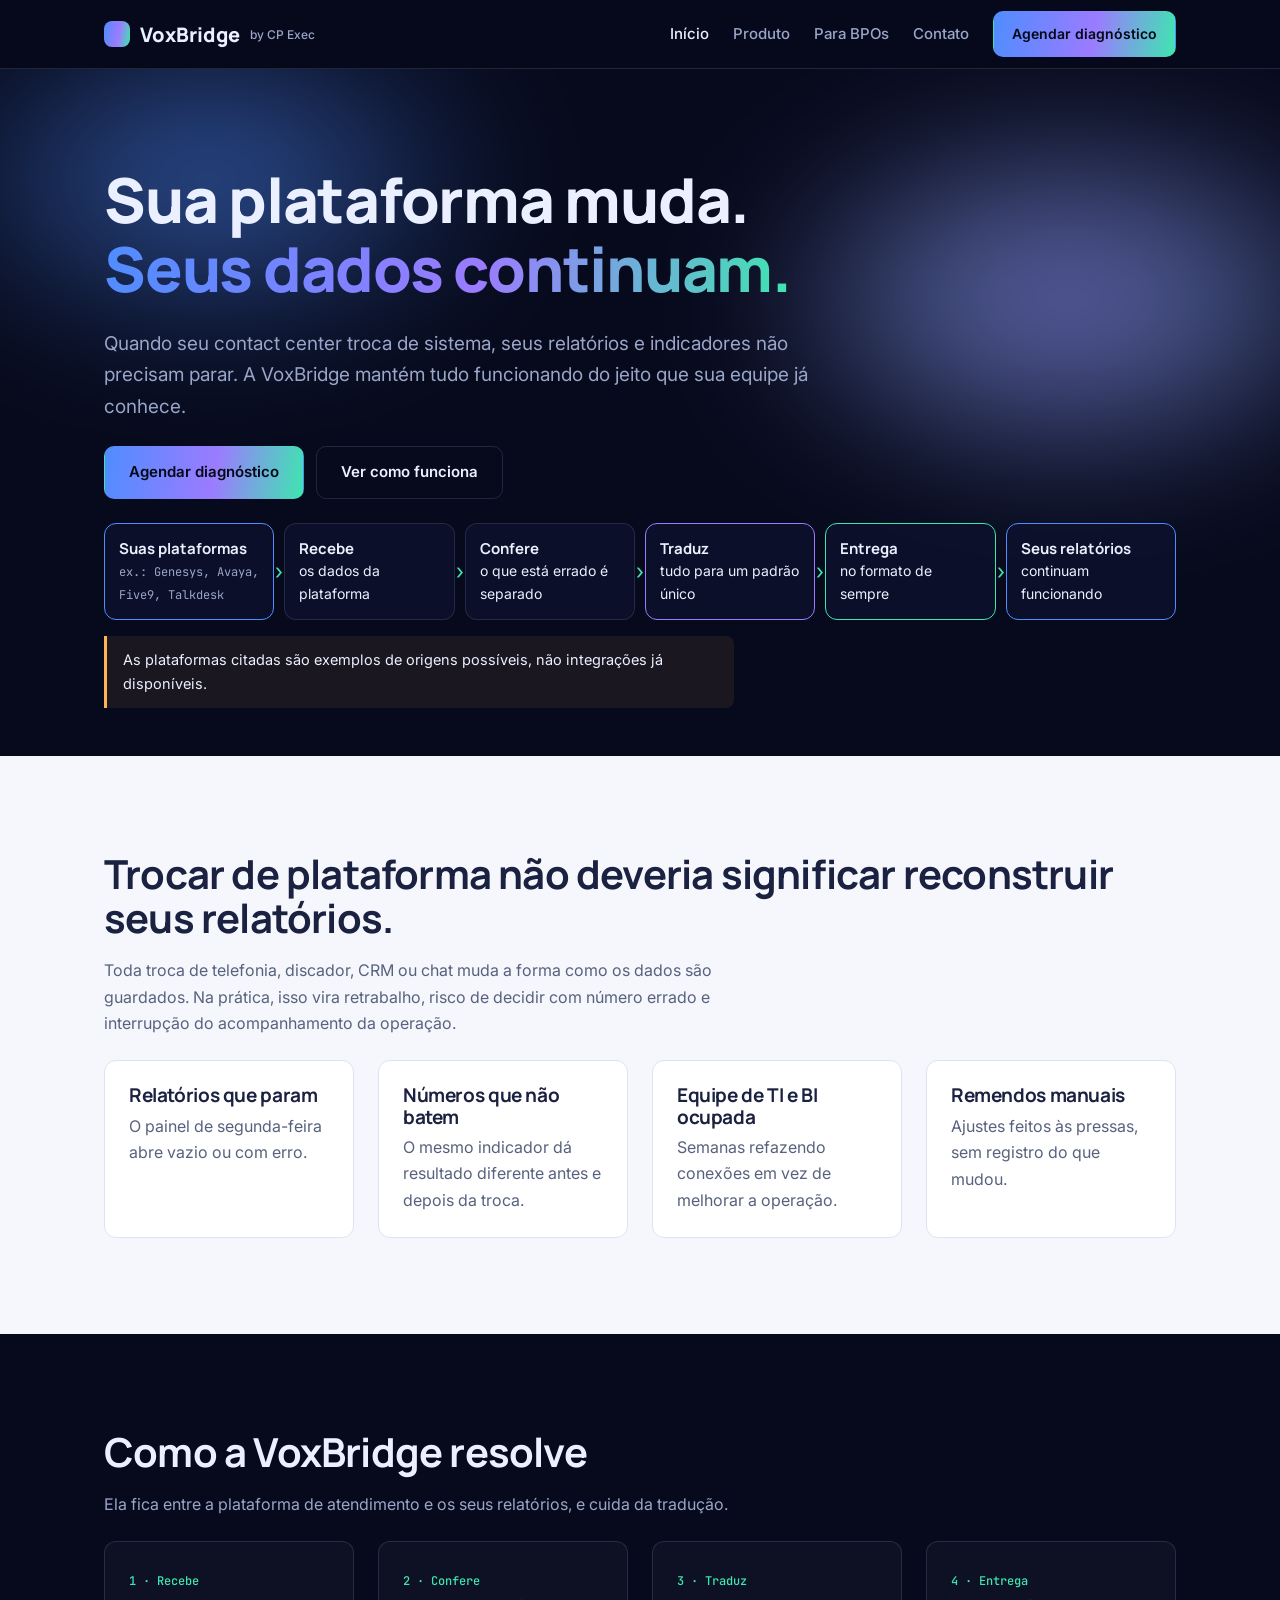
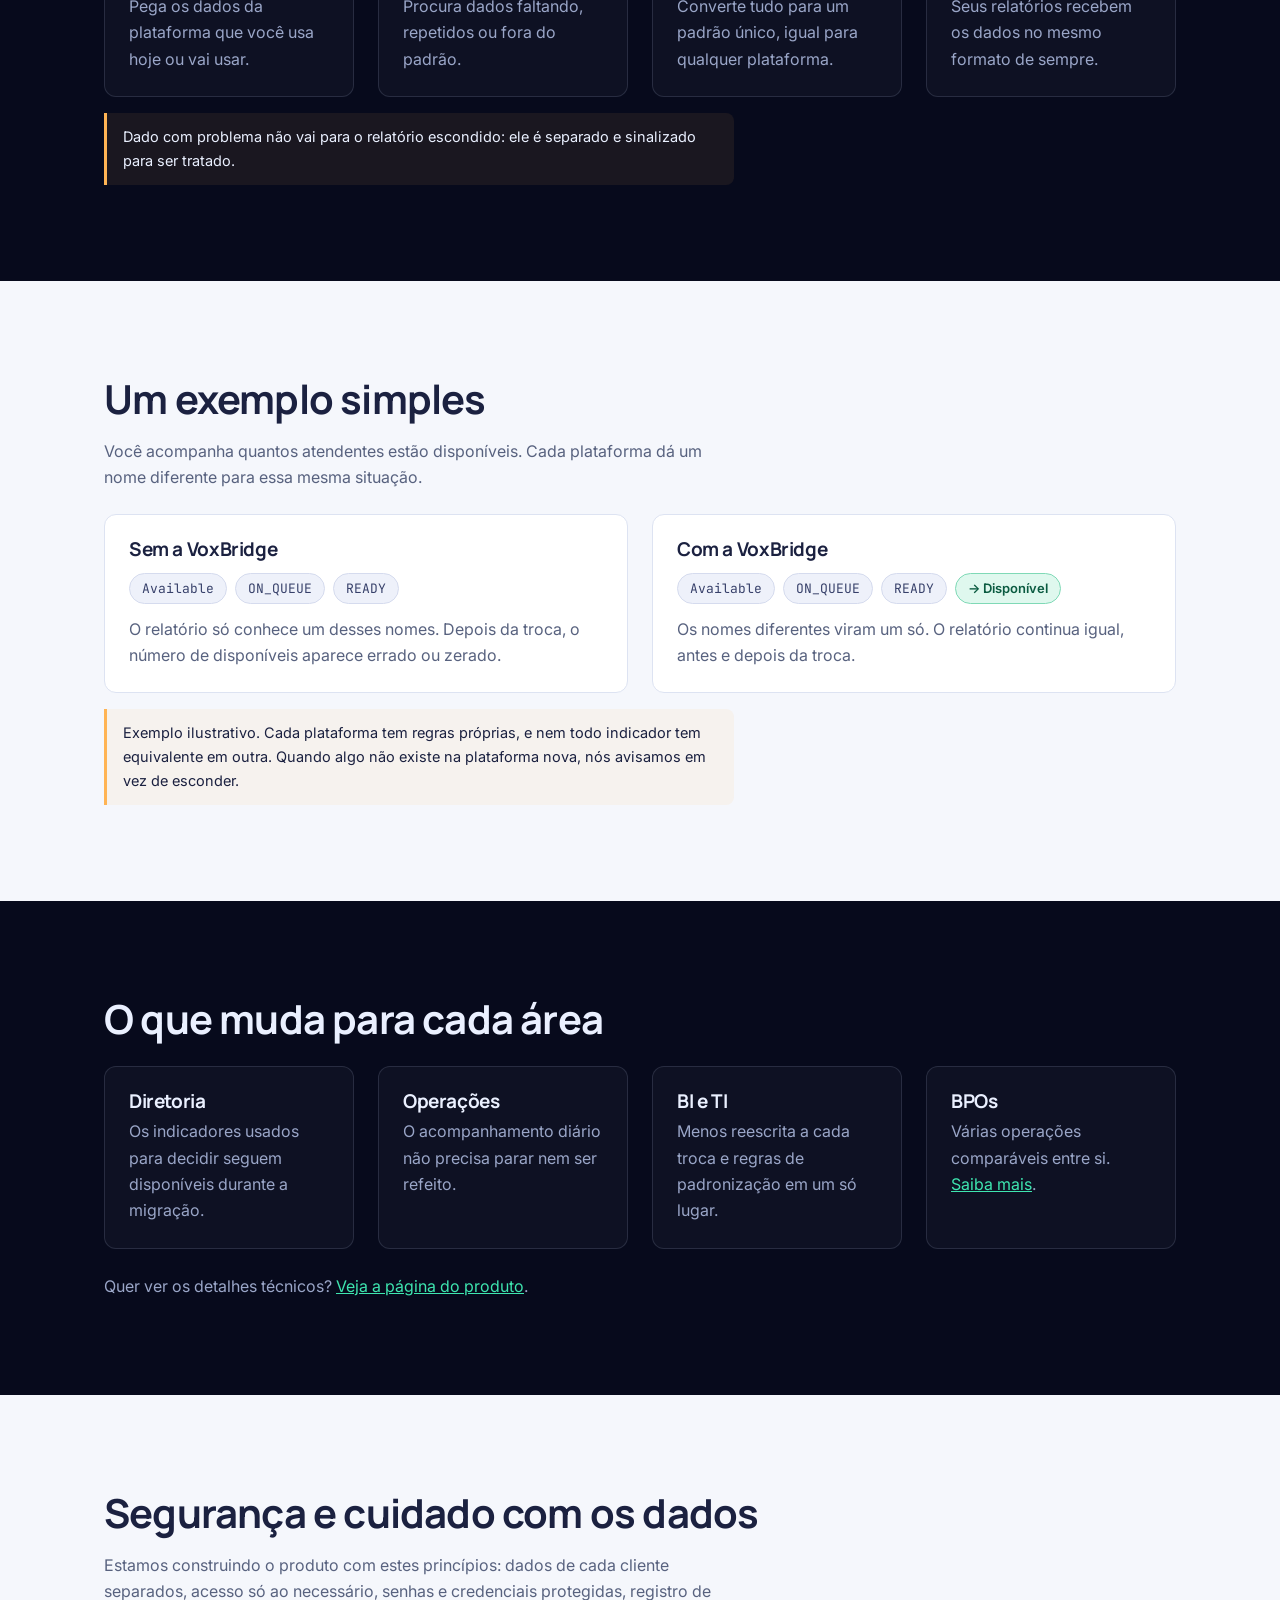
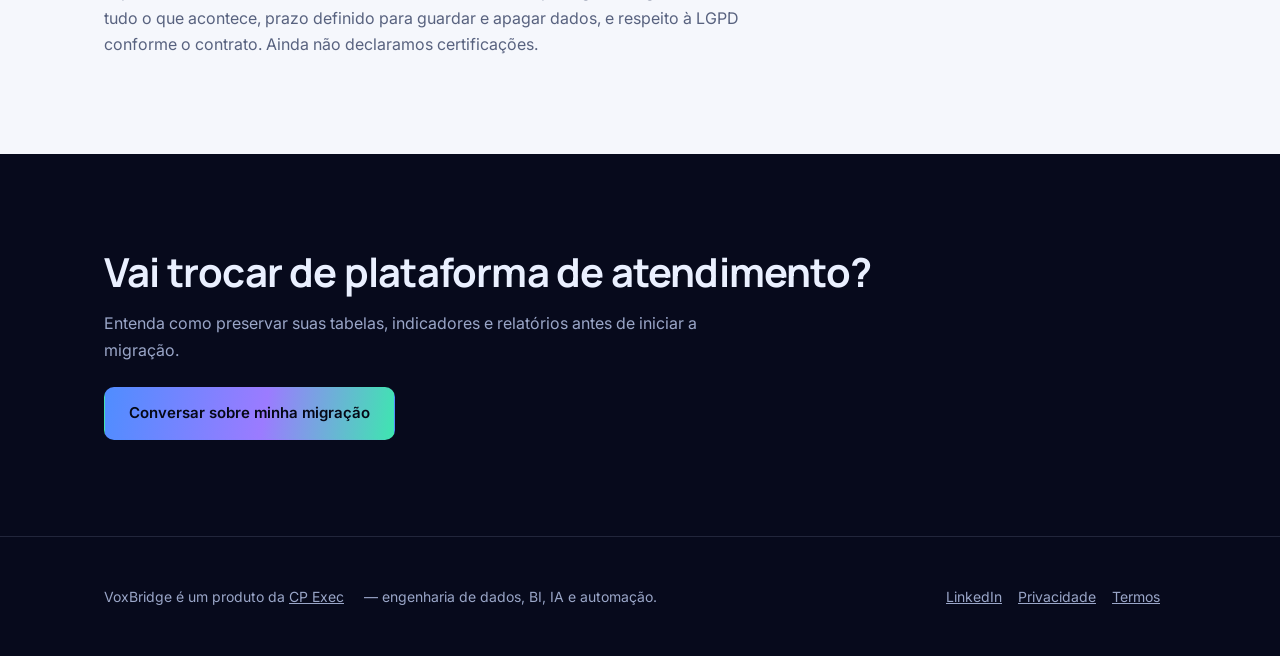
<file: index.html>
<!DOCTYPE html>
<html lang="pt-BR"><head><meta charset="UTF-8"><meta name="viewport" content="width=device-width,initial-scale=1">
<title>VoxBridge — Sua plataforma muda. Seus dados continuam. | CP Exec</title><meta name="description" content="A VoxBridge mantém seus relatórios e indicadores funcionando quando o contact center troca de plataforma, sem refazer tudo do zero.">
<link rel="canonical" href="https://www.cpexec.com.br/index.html">
<meta property="og:type" content="website"><meta property="og:locale" content="pt_BR"><meta property="og:site_name" content="VoxBridge by CP Exec">
<meta property="og:title" content="VoxBridge — Sua plataforma muda. Seus dados continuam. | CP Exec"><meta property="og:description" content="A VoxBridge mantém seus relatórios e indicadores funcionando quando o contact center troca de plataforma, sem refazer tudo do zero."><meta property="og:url" content="https://www.cpexec.com.br/index.html">
<meta name="theme-color" content="#070A1C"><link rel="icon" href="assets/icons/favicon.svg" type="image/svg+xml">
<link rel="preconnect" href="https://fonts.googleapis.com"><link rel="preconnect" href="https://fonts.gstatic.com" crossorigin>
<link href="https://fonts.googleapis.com/css2?family=Manrope:wght@500;700;800&family=Inter:wght@400;500;600&family=JetBrains+Mono:wght@400;500&display=swap" rel="stylesheet">
<link rel="stylesheet" href="css/vox.css"></head><body>
<a class="skip" href="#main">Pular para o conteúdo</a><div id="site-header"></div><main id="main">
<div class="hero"><div class="wrap"><h1>Sua plataforma muda.<br><span>Seus dados continuam.</span></h1>
<p class="lead">Quando seu contact center troca de sistema, seus relatórios e indicadores não precisam parar. A VoxBridge mantém tudo funcionando do jeito que sua equipe já conhece.</p>
<div class="cta-row"><a class="btn btn-p" href="contato.html">Agendar diagnóstico</a><a class="btn btn-g" href="#como-funciona">Ver como funciona</a></div>
<div class="pipe" role="img" aria-label="Fluxo: suas plataformas, recebe, confere, traduz para um padrão único, entrega no formato de sempre, seus relatórios">
<div class="node b"><strong>Suas plataformas</strong><span class="src">ex.: Genesys, Avaya, Five9, Talkdesk</span></div>
<div class="node"><strong>Recebe</strong>os dados da plataforma</div>
<div class="node"><strong>Confere</strong>o que está errado é separado</div>
<div class="node v"><strong>Traduz</strong>tudo para um padrão único</div>
<div class="node k"><strong>Entrega</strong>no formato de sempre</div>
<div class="node b"><strong>Seus relatórios</strong>continuam funcionando</div></div>
<p class="note">As plataformas citadas são exemplos de origens possíveis, não integrações já disponíveis.</p></div></div>
<section class="light"><div class="wrap"><h2>Trocar de plataforma não deveria significar reconstruir seus relatórios.</h2>
<p class="mute">Toda troca de telefonia, discador, CRM ou chat muda a forma como os dados são guardados. Na prática, isso vira retrabalho, risco de decidir com número errado e interrupção do acompanhamento da operação.</p>
<div class="grid"><div class="card"><h3>Relatórios que param</h3><p class="mute">O painel de segunda-feira abre vazio ou com erro.</p></div>
<div class="card"><h3>Números que não batem</h3><p class="mute">O mesmo indicador dá resultado diferente antes e depois da troca.</p></div>
<div class="card"><h3>Equipe de TI e BI ocupada</h3><p class="mute">Semanas refazendo conexões em vez de melhorar a operação.</p></div>
<div class="card"><h3>Remendos manuais</h3><p class="mute">Ajustes feitos às pressas, sem registro do que mudou.</p></div></div></div></section>
<section id="como-funciona"><div class="wrap"><h2>Como a VoxBridge resolve</h2>
<p class="mute">Ela fica entre a plataforma de atendimento e os seus relatórios, e cuida da tradução.</p>
<div class="grid"><div class="card"><b class="tag">1 · Recebe</b><p class="mute">Pega os dados da plataforma que você usa hoje ou vai usar.</p></div>
<div class="card"><b class="tag">2 · Confere</b><p class="mute">Procura dados faltando, repetidos ou fora do padrão.</p></div>
<div class="card"><b class="tag">3 · Traduz</b><p class="mute">Converte tudo para um padrão único, igual para qualquer plataforma.</p></div>
<div class="card"><b class="tag">4 · Entrega</b><p class="mute">Seus relatórios recebem os dados no mesmo formato de sempre.</p></div></div>
<p class="note">Dado com problema não vai para o relatório escondido: ele é separado e sinalizado para ser tratado.</p></div></section>
<section class="light"><div class="wrap"><h2>Um exemplo simples</h2>
<p class="mute">Você acompanha quantos atendentes estão disponíveis. Cada plataforma dá um nome diferente para essa mesma situação.</p>
<div class="two"><div class="card"><h3>Sem a VoxBridge</h3><div class="chips"><span>Available</span><span>ON_QUEUE</span><span>READY</span></div><p class="mute">O relatório só conhece um desses nomes. Depois da troca, o número de disponíveis aparece errado ou zerado.</p></div>
<div class="card"><h3>Com a VoxBridge</h3><div class="chips"><span>Available</span><span>ON_QUEUE</span><span>READY</span><span class="to">→ Disponível</span></div><p class="mute">Os nomes diferentes viram um só. O relatório continua igual, antes e depois da troca.</p></div></div>
<p class="note">Exemplo ilustrativo. Cada plataforma tem regras próprias, e nem todo indicador tem equivalente em outra. Quando algo não existe na plataforma nova, nós avisamos em vez de esconder.</p></div></section>
<section><div class="wrap"><h2>O que muda para cada área</h2>
<div class="grid"><div class="card"><h3>Diretoria</h3><p class="mute">Os indicadores usados para decidir seguem disponíveis durante a migração.</p></div>
<div class="card"><h3>Operações</h3><p class="mute">O acompanhamento diário não precisa parar nem ser refeito.</p></div>
<div class="card"><h3>BI e TI</h3><p class="mute">Menos reescrita a cada troca e regras de padronização em um só lugar.</p></div>
<div class="card"><h3>BPOs</h3><p class="mute">Várias operações comparáveis entre si. <a href="bpo-contact-center.html" style="color:var(--green)">Saiba mais</a>.</p></div></div>
<p class="mute" style="margin-top:24px">Quer ver os detalhes técnicos? <a href="voxbridge.html" style="color:var(--green)">Veja a página do produto</a>.</p></div></section>
<section class="light"><div class="wrap"><h2>Segurança e cuidado com os dados</h2><p class="mute">Estamos construindo o produto com estes princípios: dados de cada cliente separados, acesso só ao necessário, senhas e credenciais protegidas, registro de tudo o que acontece, prazo definido para guardar e apagar dados, e respeito à LGPD conforme o contrato. Ainda não declaramos certificações.</p></div></section>
<section><div class="wrap"><h2>Vai trocar de plataforma de atendimento?</h2><p class="mute">Entenda como preservar suas tabelas, indicadores e relatórios antes de iniciar a migração.</p><p style="margin-top:24px"><a class="btn btn-p" href="contato.html">Conversar sobre minha migração</a></p></div></section></main><div id="site-footer"></div><script src="js/vox.js"></script></body></html>
</file>
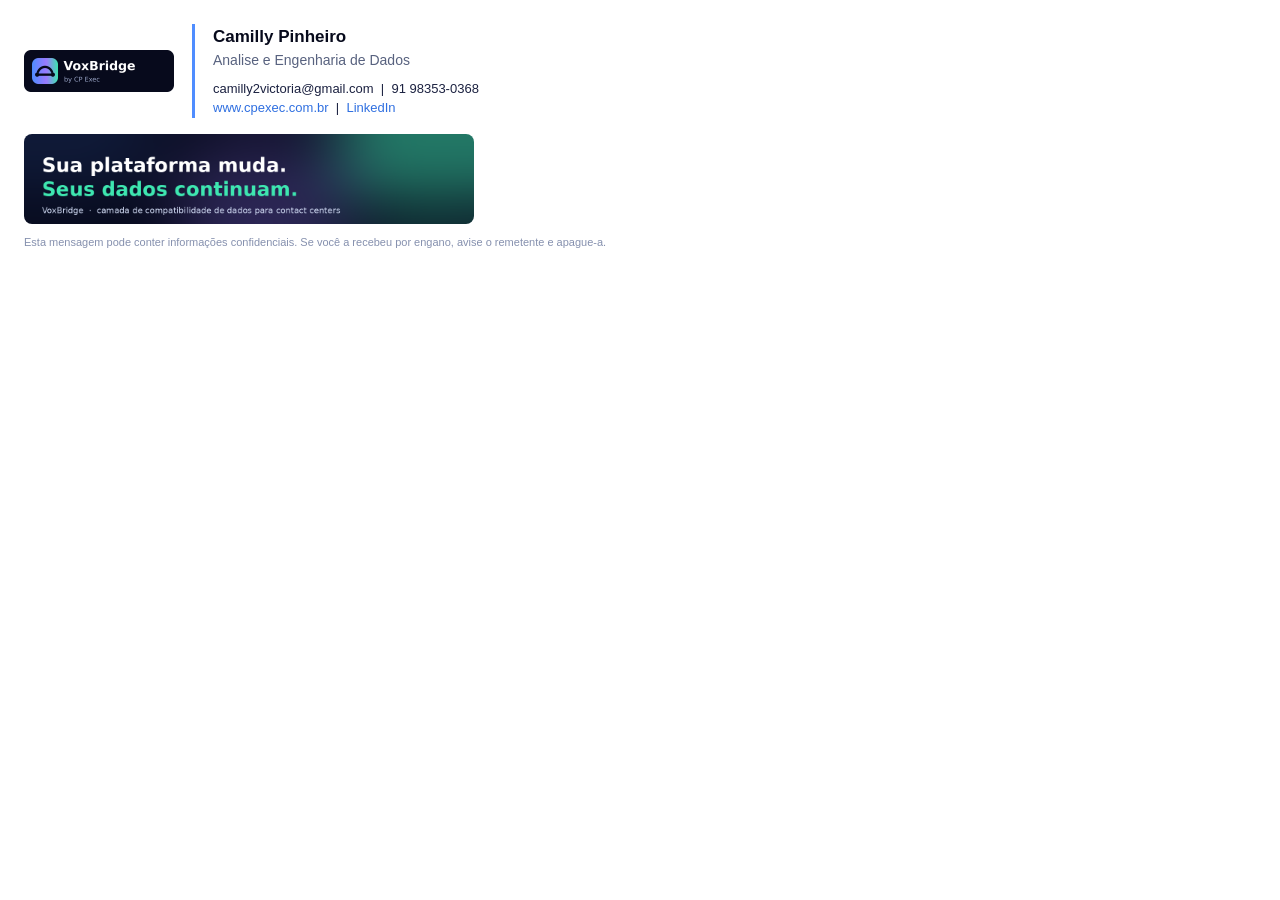
<file: assinatura-cpexec.html>
<!DOCTYPE html><meta charset="utf-8"><title>Assinatura CP Exec</title><body style="margin:24px"><table cellpadding="0" cellspacing="0" border="0" style="font-family:Arial,Helvetica,sans-serif;font-size:14px;line-height:1.5;color:#1B2140;max-width:600px">
<tr><td style="padding-right:18px;vertical-align:middle" width="150"><a href="https://www.cpexec.com.br"><img src="https://camyvick.github.io/CP_EXEC/assets/email/logo-voxbridge.png" width="150" height="42" alt="VoxBridge by CP Exec" style="display:block;border:0"></a></td>
<td style="border-left:3px solid #4F8DFF;padding-left:18px;vertical-align:middle">
<div style="font-size:17px;font-weight:bold;color:#070A1C">Camilly Pinheiro</div>
<div style="color:#58627F">Analise e Engenharia de Dados</div>
<div style="padding-top:8px;font-size:13px">
<a href="mailto:[email]" style="color:#1B2140;text-decoration:none">camilly2victoria@gmail.com</a> &nbsp;|&nbsp; 91 98353-0368<br>
<a href="https://camyvick.github.io/CP_EXEC/index.html" style="color:#2F6FE0;text-decoration:none">www.cpexec.com.br</a> &nbsp;|&nbsp;
<a href="https://www.linkedin.com/in/camilly-pinheiro-dados/" style="color:#2F6FE0;text-decoration:none">LinkedIn</a></div></td></tr>
<tr><td colspan="2" style="padding-top:16px"><a href="https://camyvick.github.io/CP_EXEC/contato.html"><img src="https://camyvick.github.io/CP_EXEC/assets/email/banner-voxbridge.png" width="450" height="90" alt="Sua plataforma muda. Seus dados continuam. Agende um diagnóstico." style="display:block;border:0;border-radius:8px"></a></td></tr>
<tr><td colspan="2" style="padding-top:10px;font-size:11px;color:#8590AE">Esta mensagem pode conter informações confidenciais. Se você a recebeu por engano, avise o remetente e apague-a.</td></tr></table>
</file>
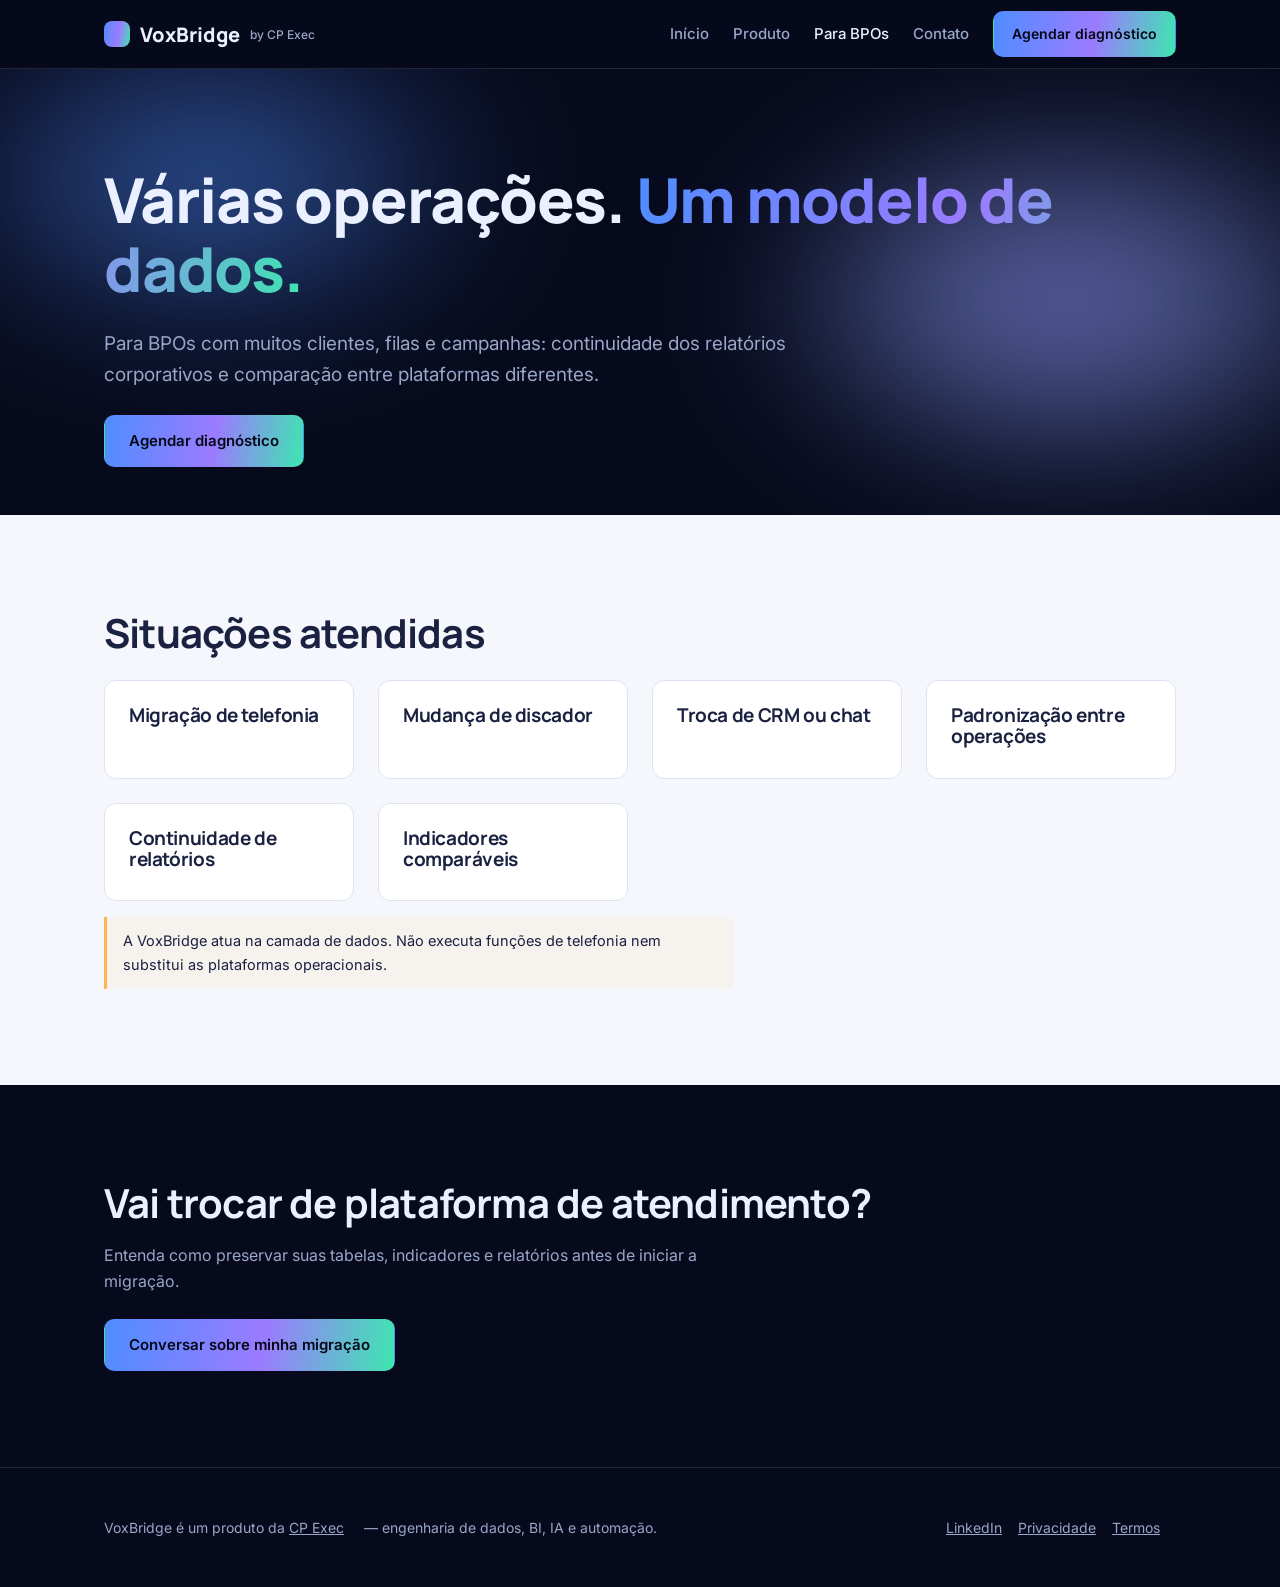
<file: bpo-contact-center.html>
<!DOCTYPE html>
<html lang="pt-BR"><head><meta charset="UTF-8"><meta name="viewport" content="width=device-width,initial-scale=1">
<title>Migração de plataforma de contact center para BPOs | VoxBridge</title><meta name="description" content="Para BPOs que administram várias operações: mantenha relatórios corporativos e indicadores comparáveis ao trocar telefonia, discador, CRM ou chat.">
<link rel="canonical" href="https://www.cpexec.com.br/bpo-contact-center.html">
<meta property="og:type" content="website"><meta property="og:locale" content="pt_BR"><meta property="og:site_name" content="VoxBridge by CP Exec">
<meta property="og:title" content="Migração de plataforma de contact center para BPOs | VoxBridge"><meta property="og:description" content="Para BPOs que administram várias operações: mantenha relatórios corporativos e indicadores comparáveis ao trocar telefonia, discador, CRM ou chat."><meta property="og:url" content="https://www.cpexec.com.br/bpo-contact-center.html">
<meta name="theme-color" content="#070A1C"><link rel="icon" href="assets/icons/favicon.svg" type="image/svg+xml">
<link rel="preconnect" href="https://fonts.googleapis.com"><link rel="preconnect" href="https://fonts.gstatic.com" crossorigin>
<link href="https://fonts.googleapis.com/css2?family=Manrope:wght@500;700;800&family=Inter:wght@400;500;600&family=JetBrains+Mono:wght@400;500&display=swap" rel="stylesheet">
<link rel="stylesheet" href="css/vox.css"></head><body>
<a class="skip" href="#main">Pular para o conteúdo</a><div id="site-header"></div><main id="main">
<div class="hero"><div class="wrap"><h1>Várias operações. <span>Um modelo de dados.</span></h1>
<p class="lead">Para BPOs com muitos clientes, filas e campanhas: continuidade dos relatórios corporativos e comparação entre plataformas diferentes.</p><div class="cta-row"><a class="btn btn-p" href="contato.html">Agendar diagnóstico</a></div></div></div>
<section class="light"><div class="wrap"><h2>Situações atendidas</h2><div class="grid">
<div class="card"><h3>Migração de telefonia</h3></div><div class="card"><h3>Mudança de discador</h3></div><div class="card"><h3>Troca de CRM ou chat</h3></div>
<div class="card"><h3>Padronização entre operações</h3></div><div class="card"><h3>Continuidade de relatórios</h3></div><div class="card"><h3>Indicadores comparáveis</h3></div></div>
<p class="note">A VoxBridge atua na camada de dados. Não executa funções de telefonia nem substitui as plataformas operacionais.</p></div></section><section><div class="wrap"><h2>Vai trocar de plataforma de atendimento?</h2><p class="mute">Entenda como preservar suas tabelas, indicadores e relatórios antes de iniciar a migração.</p><p style="margin-top:24px"><a class="btn btn-p" href="contato.html">Conversar sobre minha migração</a></p></div></section></main><div id="site-footer"></div><script src="js/vox.js"></script></body></html>
</file>
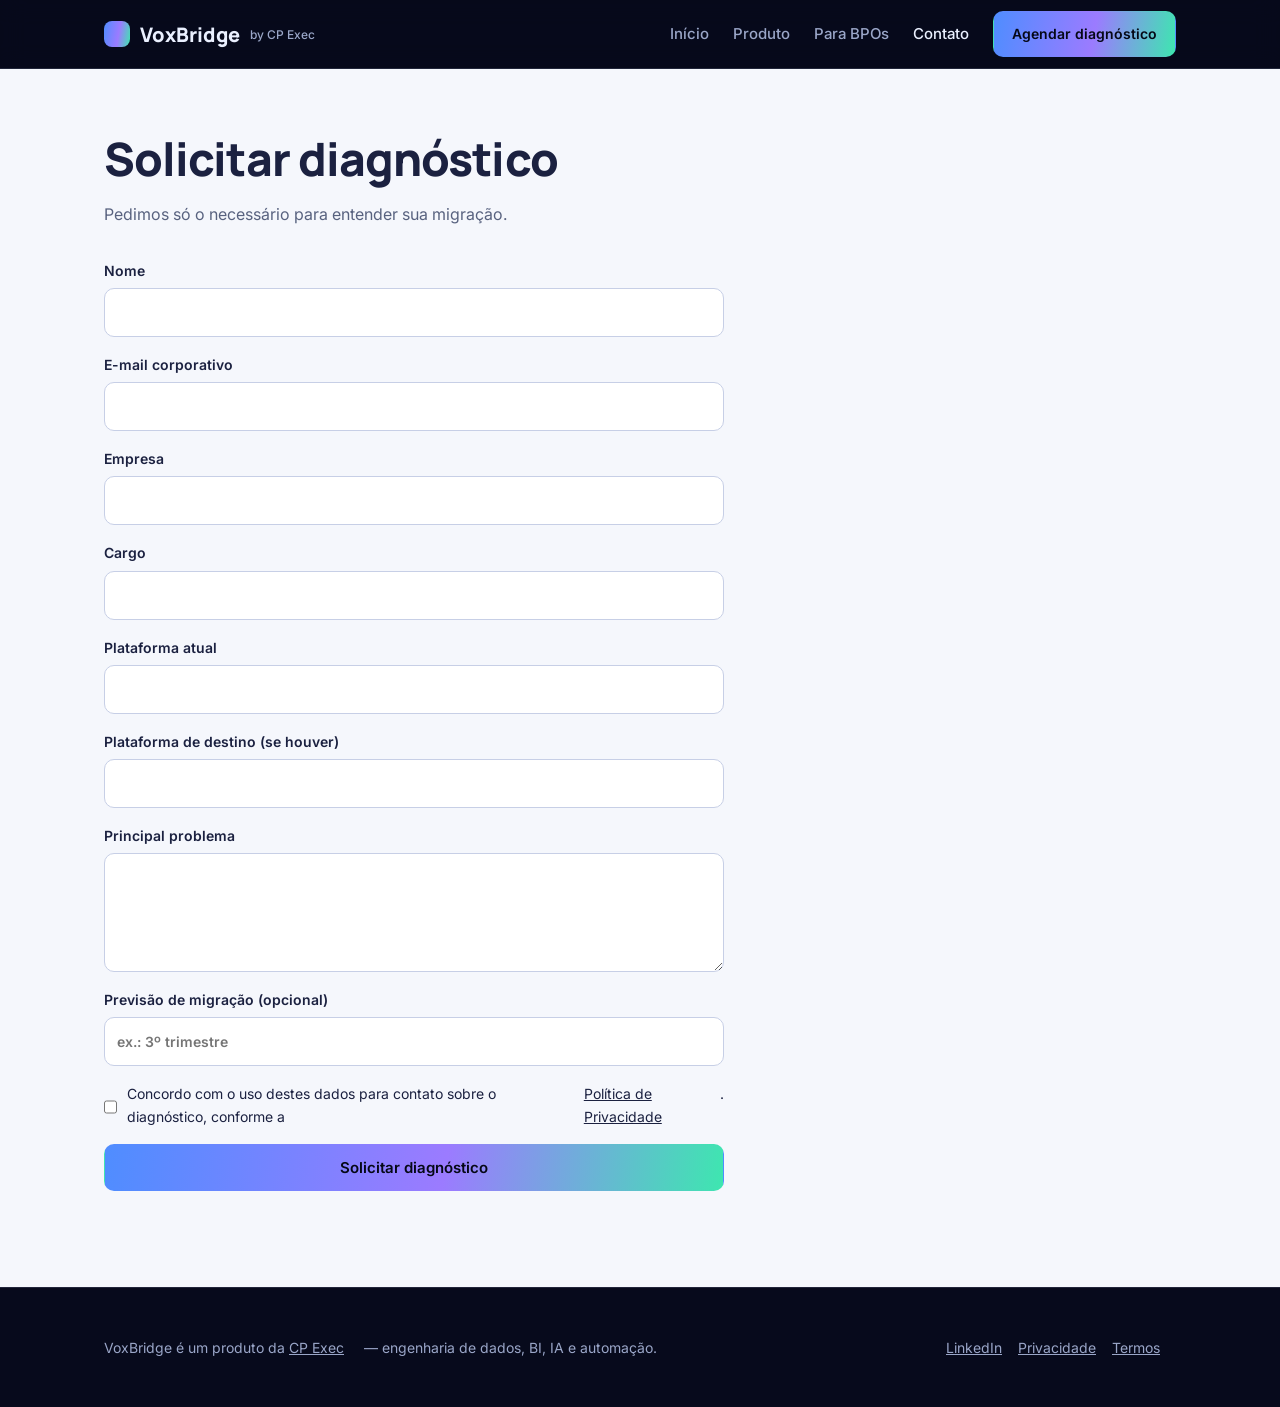
<file: contato.html>
<!DOCTYPE html>
<html lang="pt-BR"><head><meta charset="UTF-8"><meta name="viewport" content="width=device-width,initial-scale=1">
<title>Solicitar diagnóstico de migração | VoxBridge by CP Exec</title><meta name="description" content="Conte sobre sua migração de plataforma de contact center e agende um diagnóstico com a CP Exec.">
<link rel="canonical" href="https://www.cpexec.com.br/contato.html">
<meta property="og:type" content="website"><meta property="og:locale" content="pt_BR"><meta property="og:site_name" content="VoxBridge by CP Exec">
<meta property="og:title" content="Solicitar diagnóstico de migração | VoxBridge by CP Exec"><meta property="og:description" content="Conte sobre sua migração de plataforma de contact center e agende um diagnóstico com a CP Exec."><meta property="og:url" content="https://www.cpexec.com.br/contato.html">
<meta name="theme-color" content="#070A1C"><link rel="icon" href="assets/icons/favicon.svg" type="image/svg+xml">
<link rel="preconnect" href="https://fonts.googleapis.com"><link rel="preconnect" href="https://fonts.gstatic.com" crossorigin>
<link href="https://fonts.googleapis.com/css2?family=Manrope:wght@500;700;800&family=Inter:wght@400;500;600&family=JetBrains+Mono:wght@400;500&display=swap" rel="stylesheet">
<link rel="stylesheet" href="css/vox.css"></head><body>
<a class="skip" href="#main">Pular para o conteúdo</a><div id="site-header"></div><main id="main">
<section class="light" style="padding-top:64px"><div class="wrap"><h1 style="color:var(--text);font-size:clamp(30px,4vw,46px)">Solicitar diagnóstico</h1>
<p class="mute" style="margin:16px 0 32px">Pedimos só o necessário para entender sua migração.</p>
<form id="leadForm" novalidate>
<input class="hp" name="website" tabindex="-1" autocomplete="off" aria-hidden="true">
<input type="hidden" name="_subject" value="Novo diagnóstico VoxBridge"><input type="hidden" name="_captcha" value="false">
<label>Nome<input name="nome" required autocomplete="name"></label>
<label>E-mail corporativo<input name="email" type="email" required autocomplete="email"></label>
<label>Empresa<input name="empresa" required autocomplete="organization"></label>
<label>Cargo<input name="cargo" required autocomplete="organization-title"></label>
<label>Plataforma atual<input name="plataforma_atual" required></label>
<label>Plataforma de destino (se houver)<input name="plataforma_destino"></label>
<label>Principal problema<textarea name="problema" rows="4" required></textarea></label>
<label>Previsão de migração (opcional)<input name="previsao" placeholder="ex.: 3º trimestre"></label>
<label style="font-weight:400;display:flex;gap:10px"><input type="checkbox" name="consentimento" required style="margin-top:4px">Concordo com o uso destes dados para contato sobre o diagnóstico, conforme a <a href="privacidade.html">Política de Privacidade</a>.</label>
<button class="btn btn-p" type="submit">Solicitar diagnóstico</button>
<div class="msg ok" id="ok" role="status">Recebemos sua solicitação. Entraremos em contato por e-mail.</div>
<div class="msg err" id="err" role="alert">Não foi possível enviar. Tente novamente ou escreva para cpexec.dados@gmail.com.</div>
</form></div></section></main><div id="site-footer"></div><script src="js/vox.js"></script></body></html>
</file>
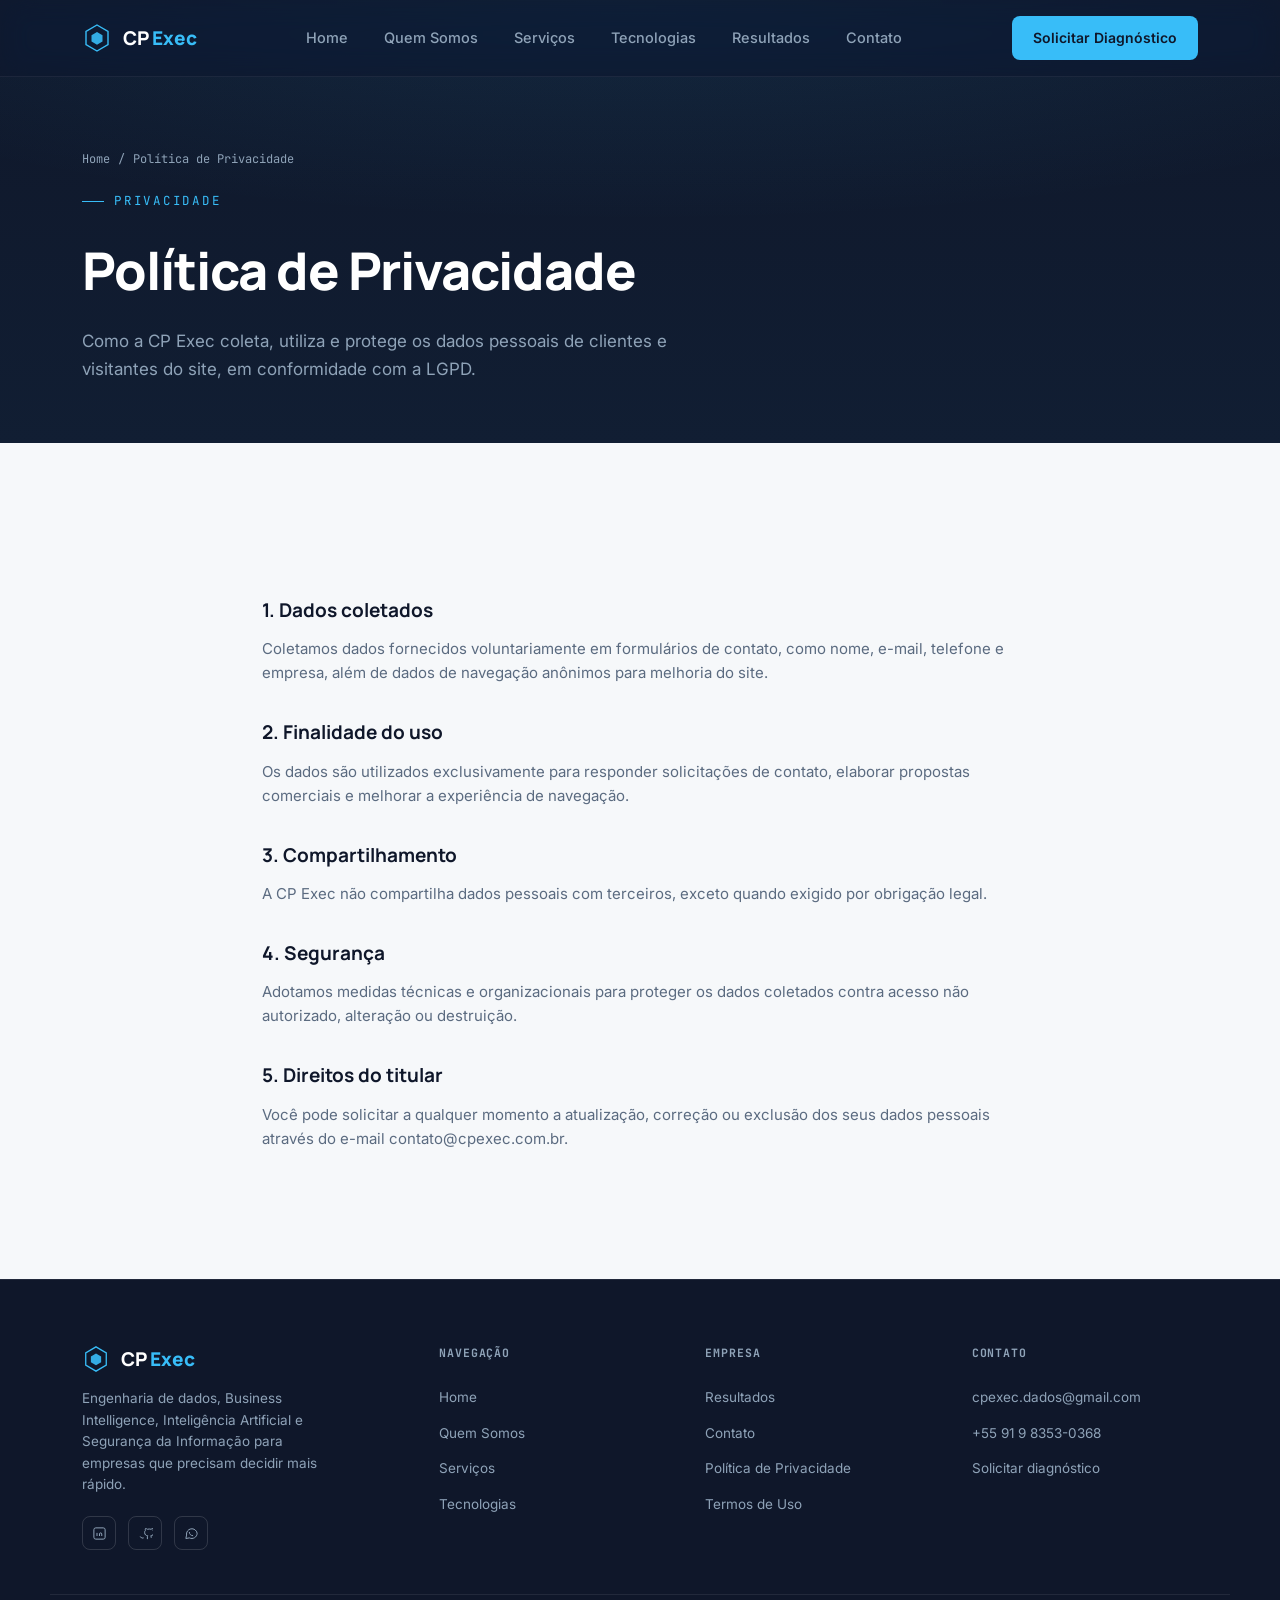
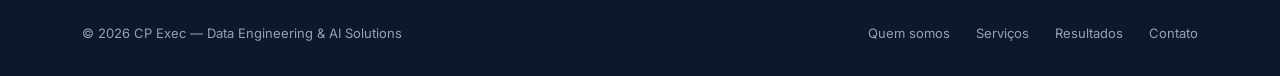
<file: privacidade.html>
<!DOCTYPE html>
<html lang="pt-BR">
<head>
<meta charset="UTF-8">
<meta name="viewport" content="width=device-width, initial-scale=1.0">
<title>Política de Privacidade — CP Exec</title>
<meta name="description" content="Política de Privacidade da CP Exec: como coletamos, usamos e protegemos os dados pessoais em conformidade com a LGPD.">
<meta name="keywords" content="política de privacidade, LGPD, CP Exec">
<meta name="author" content="CP Exec">
<link rel="canonical" href="https://www.cpexec.com.br/privacidade.html">

<!-- Open Graph -->
<meta property="og:type" content="website">
<meta property="og:site_name" content="CP Exec">
<meta property="og:title" content="Política de Privacidade — CP Exec">
<meta property="og:description" content="Política de Privacidade da CP Exec: como coletamos, usamos e protegemos os dados pessoais em conformidade com a LGPD.">
<meta property="og:url" content="https://www.cpexec.com.br/privacidade.html">
<meta property="og:image" content="https://www.cpexec.com.br/assets/images/og-cover.jpg">
<meta property="og:locale" content="pt_BR">
<meta name="twitter:card" content="summary_large_image">
<meta name="twitter:title" content="Política de Privacidade — CP Exec">
<meta name="twitter:description" content="Política de Privacidade da CP Exec: como coletamos, usamos e protegemos os dados pessoais em conformidade com a LGPD.">

<link rel="icon" type="image/svg+xml" href="assets/icons/favicon.svg">
<link rel="preconnect" href="https://fonts.googleapis.com">
<link rel="preconnect" href="https://fonts.gstatic.com" crossorigin>
<link href="https://fonts.googleapis.com/css2?family=Manrope:wght@400;500;600;700;800&family=Inter:wght@400;500;600&family=JetBrains+Mono:wght@400;500&display=swap" rel="stylesheet">

<link rel="stylesheet" href="css/style.css">
<link rel="stylesheet" href="css/animations.css">
<link rel="stylesheet" href="css/responsive.css">
</head>
<body>
<a class="skip-link" href="#main">Pular para o conteúdo</a>
<header id="siteHeader">
  <nav class="wrap">
    <a href="index.html" class="logo" aria-label="CP Exec — página inicial">
      <svg width="30" height="30" viewBox="0 0 30 30" fill="none" aria-hidden="true">
        <path d="M15 2 L26 8.5 V21.5 L15 28 L4 21.5 V8.5 Z" stroke="#38BDF8" stroke-width="1.4"/>
        <path d="M15 9 L20.5 12.2 V18.6 L15 21.8 L9.5 18.6 V12.2 Z" fill="#38BDF8" opacity="0.9"/>
      </svg>
      <span class="logo-word">CP <span>Exec</span></span>
    </a>
    <div class="nav-links">
      <a href="index.html" class="nav-link">Home</a><a href="quem-somos.html" class="nav-link">Quem Somos</a><a href="servicos.html" class="nav-link">Serviços</a><a href="tecnologias.html" class="nav-link">Tecnologias</a><a href="resultados.html" class="nav-link">Resultados</a><a href="contato.html" class="nav-link">Contato</a>
    </div>
    <div class="nav-cta">
      <a class="btn btn-primary" href="contato.html">Solicitar Diagnóstico</a>
    </div>
    <button class="nav-toggle" id="navToggle" aria-label="Abrir menu" aria-expanded="false" aria-controls="mobileMenu">
      <span></span><span></span><span></span>
    </button>
  </nav>
  <div class="mobile-menu" id="mobileMenu">
    <a href="index.html" class="">Home</a><a href="quem-somos.html" class="">Quem Somos</a><a href="servicos.html" class="">Serviços</a><a href="tecnologias.html" class="">Tecnologias</a><a href="resultados.html" class="">Resultados</a><a href="contato.html" class="">Contato</a>
    <a class="btn btn-primary" href="contato.html">Solicitar Diagnóstico</a>
  </div>
</header>

<main id="main">
<section class="pretitle-bar" style="padding:150px 0 60px;">
  <div class="wrap">
    <div class="breadcrumb"><a href="index.html">Home</a> <span>/</span> <span>Política de Privacidade</span></div>
    <div class="eyebrow">PRIVACIDADE</div>
    <h1>Política de Privacidade</h1>
    <p>Como a CP Exec coleta, utiliza e protege os dados pessoais de clientes e visitantes do site, em conformidade com a LGPD.</p>
  </div>
</section>
<section class="section-pad">
  <div class="wrap" style="max-width:820px;">
    <h3 style="font-family:var(--display); font-size:19px; color:var(--navy); margin:32px 0 12px; font-weight:700;">1. Dados coletados</h3><p style="color:#5B6B80; font-size:15px; margin-bottom:8px;">Coletamos dados fornecidos voluntariamente em formulários de contato, como nome, e-mail, telefone e empresa, além de dados de navegação anônimos para melhoria do site.</p><h3 style="font-family:var(--display); font-size:19px; color:var(--navy); margin:32px 0 12px; font-weight:700;">2. Finalidade do uso</h3><p style="color:#5B6B80; font-size:15px; margin-bottom:8px;">Os dados são utilizados exclusivamente para responder solicitações de contato, elaborar propostas comerciais e melhorar a experiência de navegação.</p><h3 style="font-family:var(--display); font-size:19px; color:var(--navy); margin:32px 0 12px; font-weight:700;">3. Compartilhamento</h3><p style="color:#5B6B80; font-size:15px; margin-bottom:8px;">A CP Exec não compartilha dados pessoais com terceiros, exceto quando exigido por obrigação legal.</p><h3 style="font-family:var(--display); font-size:19px; color:var(--navy); margin:32px 0 12px; font-weight:700;">4. Segurança</h3><p style="color:#5B6B80; font-size:15px; margin-bottom:8px;">Adotamos medidas técnicas e organizacionais para proteger os dados coletados contra acesso não autorizado, alteração ou destruição.</p><h3 style="font-family:var(--display); font-size:19px; color:var(--navy); margin:32px 0 12px; font-weight:700;">5. Direitos do titular</h3><p style="color:#5B6B80; font-size:15px; margin-bottom:8px;">Você pode solicitar a qualquer momento a atualização, correção ou exclusão dos seus dados pessoais através do e-mail contato@cpexec.com.br.</p>
  </div>
</section>
</main>
<footer>
  <div class="wrap footer-grid">
    <div class="footer-brand">
      <div class="logo">
        <svg width="28" height="28" viewBox="0 0 30 30" fill="none" aria-hidden="true">
          <path d="M15 2 L26 8.5 V21.5 L15 28 L4 21.5 V8.5 Z" stroke="#38BDF8" stroke-width="1.4"/>
          <path d="M15 9 L20.5 12.2 V18.6 L15 21.8 L9.5 18.6 V12.2 Z" fill="#38BDF8" opacity="0.9"/>
        </svg>
        <span class="logo-word">CP <span>Exec</span></span>
      </div>
      <p>Engenharia de dados, Business Intelligence, Inteligência Artificial e Segurança da Informação para empresas que precisam decidir mais rápido.</p>
      <div class="footer-social">
        <a href="https://www.linkedin.com/company/cp-exec/" aria-label="LinkedIn"><svg viewBox="0 0 24 24" fill="none" stroke-width="1.6"><rect x="3" y="3" width="18" height="18" rx="3"/><path d="M8 11v5M8 8v.01M12 16v-3.2c0-1.1.7-1.8 1.8-1.8s1.8.7 1.8 1.8V16"/></svg></a>
        <a href="https://github.com/CamyVick" aria-label="GitHub"><svg viewBox="0 0 24 24" fill="none" stroke-width="1.6"><path d="M9 19c-4 1.5-4-2-6-2m12 4v-3.4c0-.9.3-1.5.7-1.9-2.5-.3-5.1-1.3-5.1-5.6 0-1.2.4-2.2 1.2-3-.1-.3-.5-1.5.1-3.1 0 0 1-.3 3.2 1.2a11 11 0 0 1 5.8 0c2.2-1.5 3.2-1.2 3.2-1.2.6 1.6.2 2.8.1 3.1.8.8 1.2 1.8 1.2 3 0 4.3-2.6 5.3-5.1 5.6.4.4.8 1.1.8 2.2V19"/></svg></a>
        <a href="https://wa.me/5591983530368" aria-label="WhatsApp"><svg viewBox="0 0 24 24" fill="none" stroke-width="1.6"><path d="M21 11.5a8.5 8.5 0 0 1-12.4 7.5L3 20l1.1-5.5A8.5 8.5 0 1 1 21 11.5Z"/><path d="M8.5 9.5c0 3.5 2.5 6 6 6"/></svg></a>
      </div>
    </div>
    <div class="footer-col">
      <h5>Navegação</h5>
      <a href="index.html">Home</a>
      <a href="quem-somos.html">Quem Somos</a>
      <a href="servicos.html">Serviços</a>
      <a href="tecnologias.html">Tecnologias</a>
    </div>
    <div class="footer-col">
      <h5>Empresa</h5>
      <a href="resultados.html">Resultados</a>
      <a href="contato.html">Contato</a>
      <a href="privacidade.html">Política de Privacidade</a>
      <a href="termos.html">Termos de Uso</a>
    </div>
    <div class="footer-col">
      <h5>Contato</h5>
      <a href="mailto:cpexec.dados@gmail.com">cpexec.dados@gmail.com</a>
      <a href="tel:+5591983530368">+55 91 9 8353-0368</a>
      <a href="contato.html">Solicitar diagnóstico</a>
    </div>
  </div>
  <div class="wrap bottom">
    <span class="fine">© 2026 CP Exec — Data Engineering &amp; AI Solutions</span>
    <div class="fnav">
      <a href="quem-somos.html">Quem somos</a>
      <a href="servicos.html">Serviços</a>
      <a href="resultados.html">Resultados</a>
      <a href="contato.html">Contato</a>
    </div>
  </div>
</footer>

<script src="js/animations.js"></script>
<script src="js/main.js"></script>
</body>
</html>
</file>
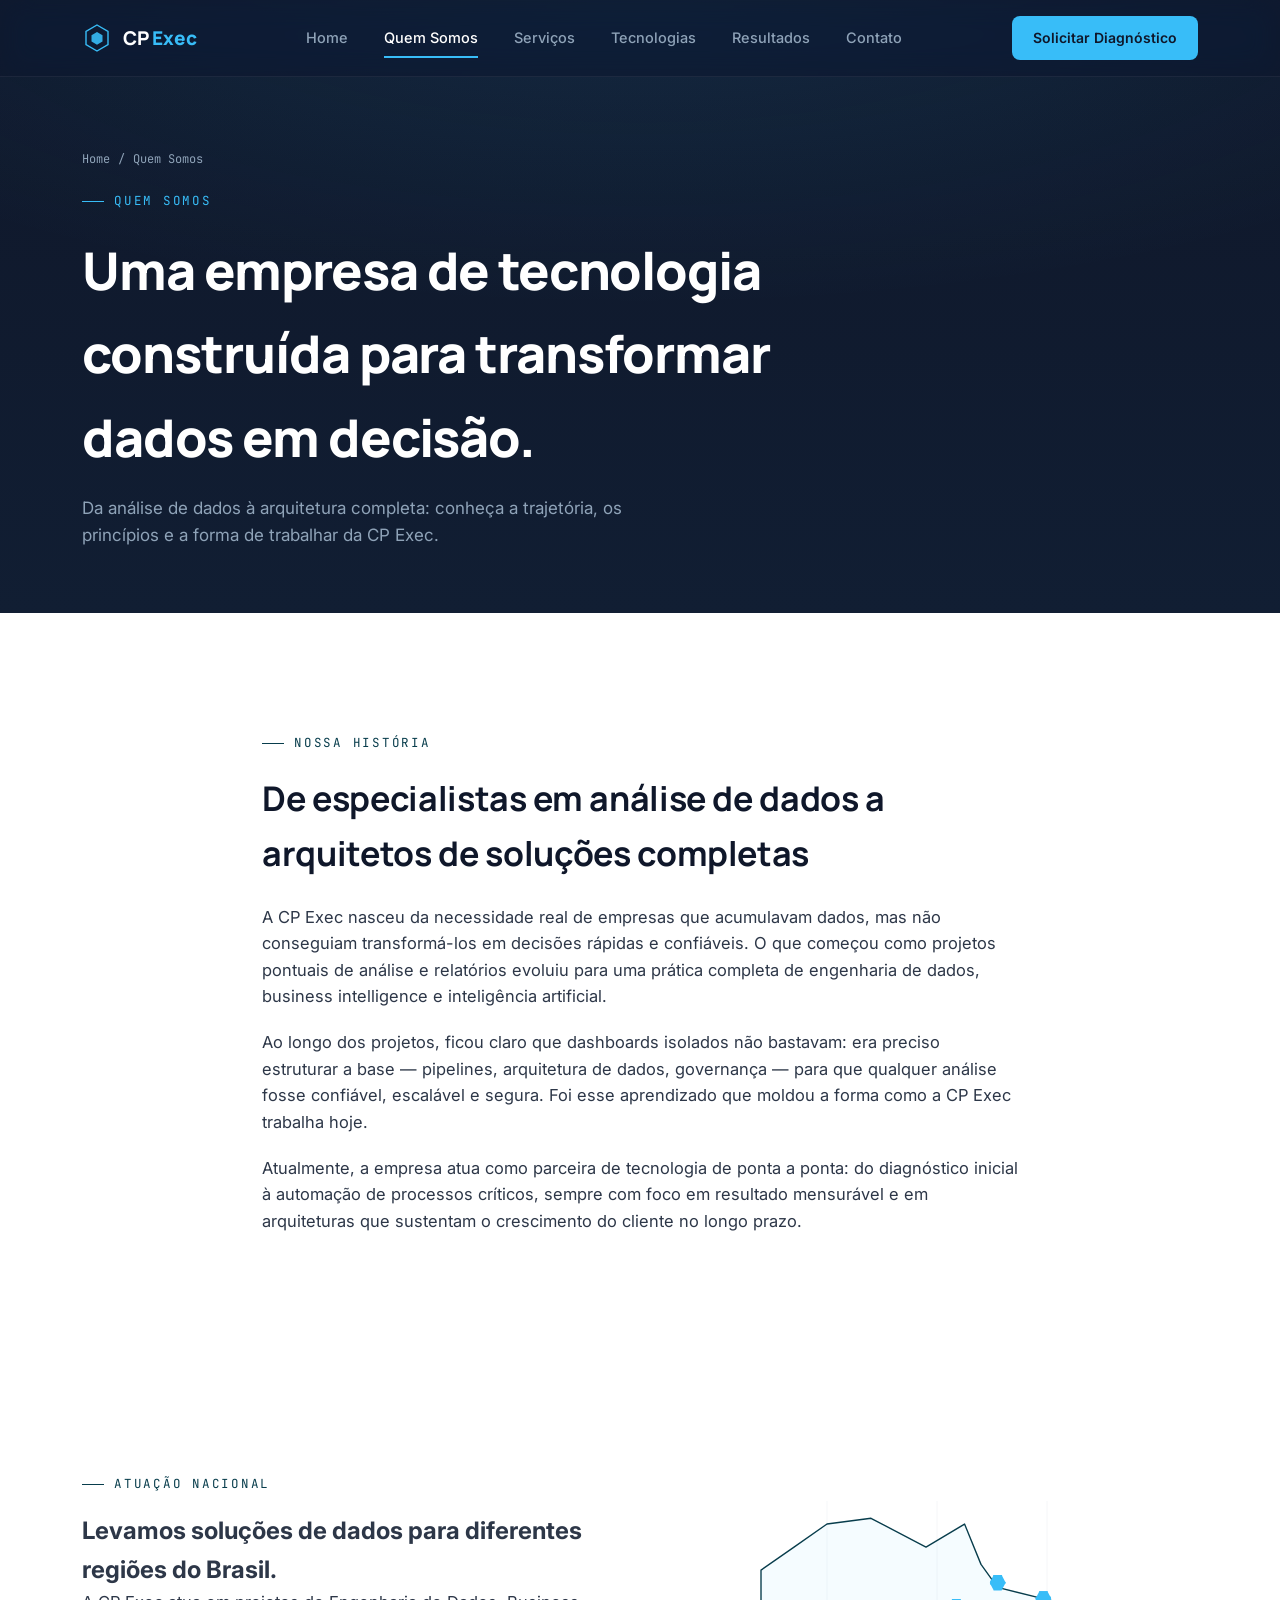
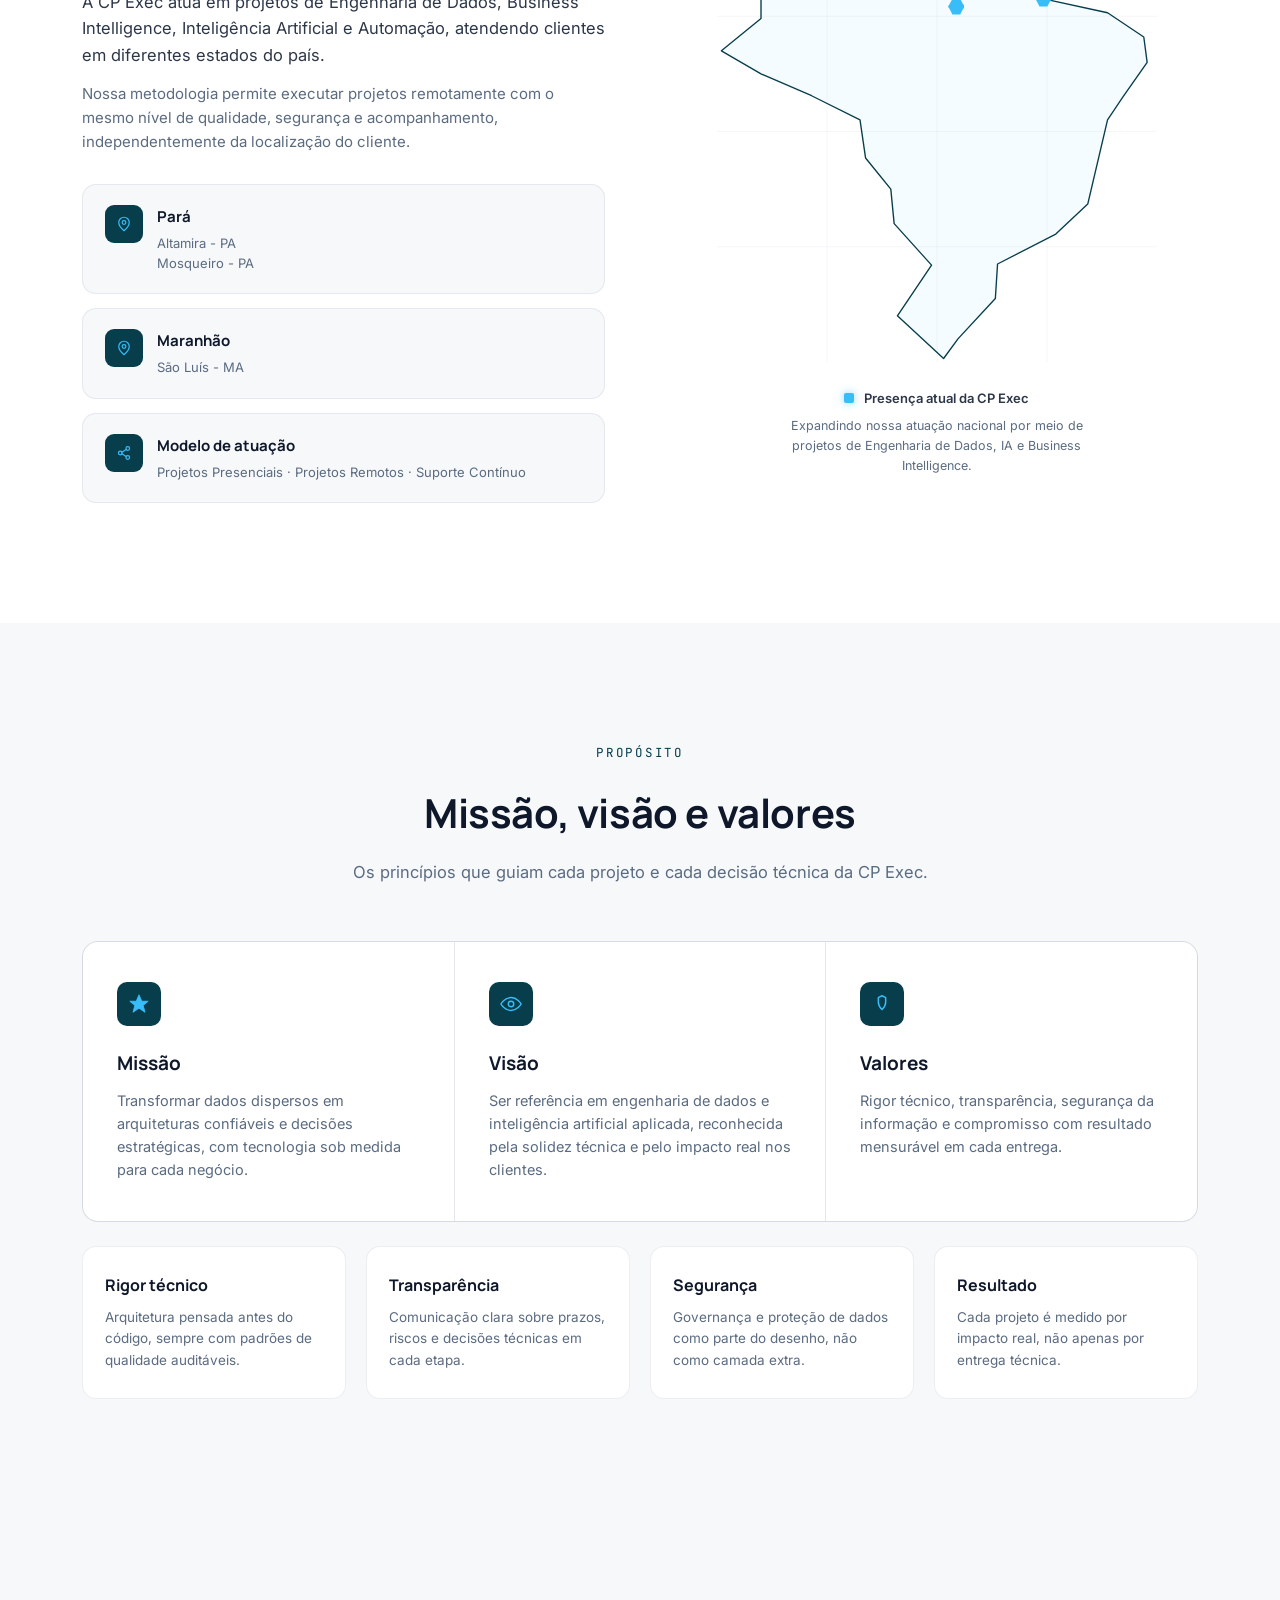
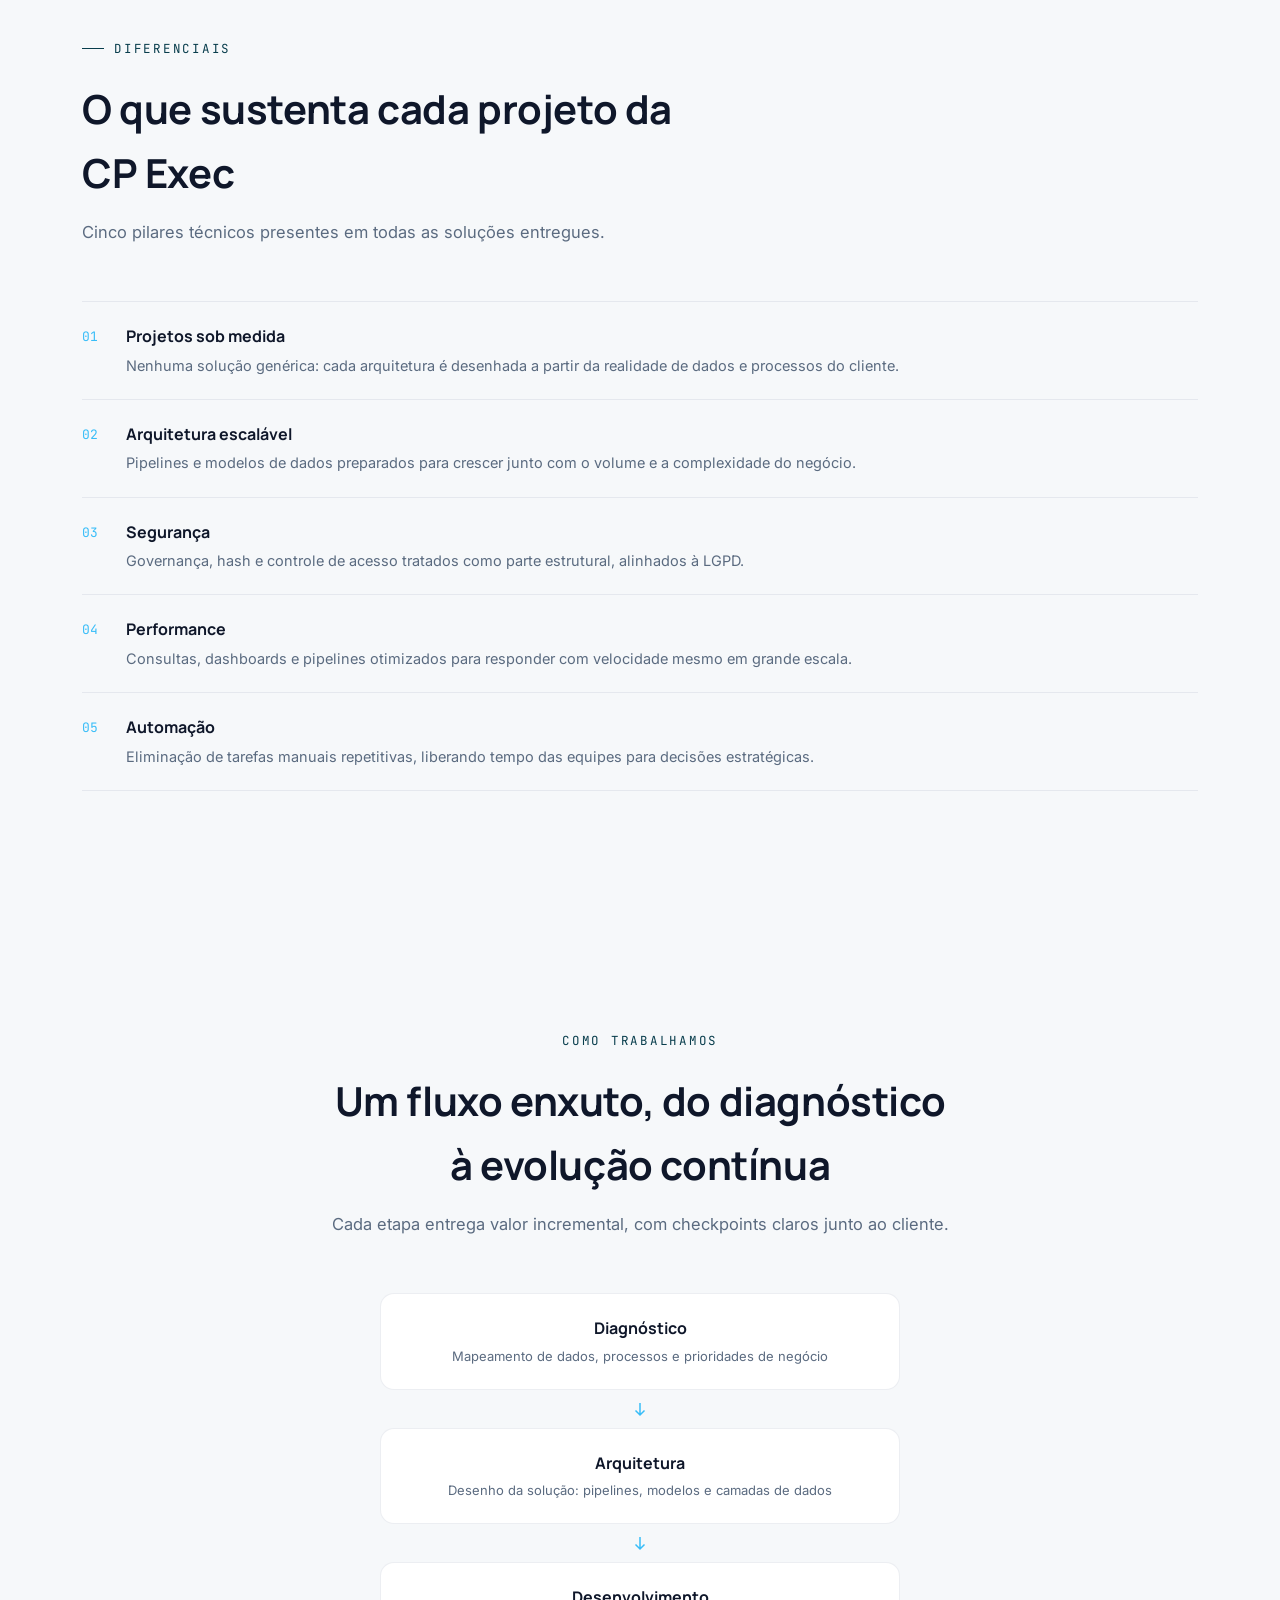
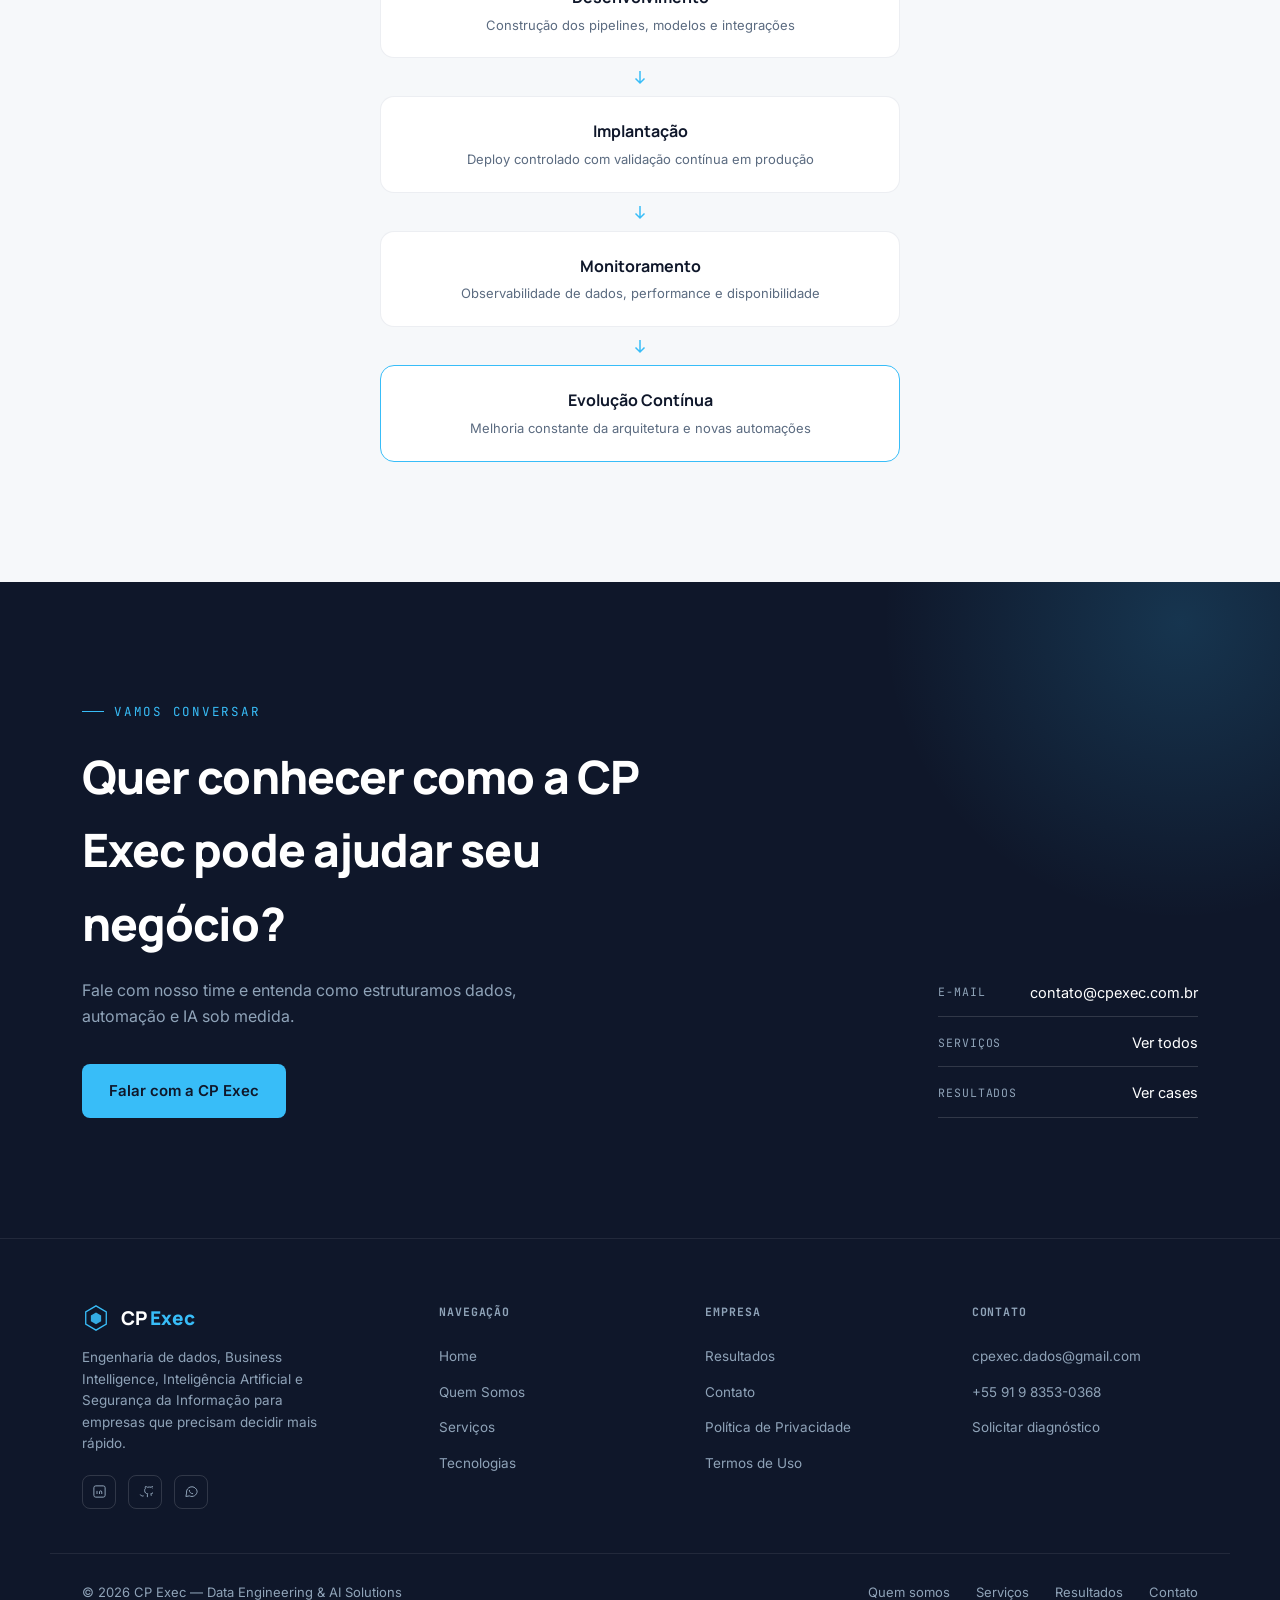
<file: quem-somos.html>
<!DOCTYPE html>
<html lang="pt-BR">
<head>
<meta charset="UTF-8">
<meta name="viewport" content="width=device-width, initial-scale=1.0">
<title>Quem Somos — CP Exec | Engenharia de Dados e IA</title>
<meta name="description" content="Conheça a história, missão, visão, valores e o processo de trabalho da CP Exec, especialista em engenharia de dados, BI e inteligência artificial.">
<meta name="keywords" content="quem somos CP Exec, missão visão valores, empresa de dados, engenharia de dados Brasil">
<meta name="author" content="CP Exec">
<link rel="canonical" href="https://www.cpexec.com.br/quem-somos.html">

<!-- Open Graph -->
<meta property="og:type" content="website">
<meta property="og:site_name" content="CP Exec">
<meta property="og:title" content="Quem Somos — CP Exec | Engenharia de Dados e IA">
<meta property="og:description" content="Conheça a história, missão, visão, valores e o processo de trabalho da CP Exec, especialista em engenharia de dados, BI e inteligência artificial.">
<meta property="og:url" content="https://www.cpexec.com.br/quem-somos.html">
<meta property="og:image" content="https://www.cpexec.com.br/assets/images/og-cover.jpg">
<meta property="og:locale" content="pt_BR">
<meta name="twitter:card" content="summary_large_image">
<meta name="twitter:title" content="Quem Somos — CP Exec | Engenharia de Dados e IA">
<meta name="twitter:description" content="Conheça a história, missão, visão, valores e o processo de trabalho da CP Exec, especialista em engenharia de dados, BI e inteligência artificial.">

<link rel="icon" type="image/svg+xml" href="assets/icons/favicon.svg">
<link rel="preconnect" href="https://fonts.googleapis.com">
<link rel="preconnect" href="https://fonts.gstatic.com" crossorigin>
<link href="https://fonts.googleapis.com/css2?family=Manrope:wght@400;500;600;700;800&family=Inter:wght@400;500;600&family=JetBrains+Mono:wght@400;500&display=swap" rel="stylesheet">

<link rel="stylesheet" href="css/style.css">
<link rel="stylesheet" href="css/animations.css">
<link rel="stylesheet" href="css/responsive.css">
</head>
<body>
<a class="skip-link" href="#main">Pular para o conteúdo</a>
<header id="siteHeader">
  <nav class="wrap">
    <a href="index.html" class="logo" aria-label="CP Exec — página inicial">
      <svg width="30" height="30" viewBox="0 0 30 30" fill="none" aria-hidden="true">
        <path d="M15 2 L26 8.5 V21.5 L15 28 L4 21.5 V8.5 Z" stroke="#38BDF8" stroke-width="1.4"/>
        <path d="M15 9 L20.5 12.2 V18.6 L15 21.8 L9.5 18.6 V12.2 Z" fill="#38BDF8" opacity="0.9"/>
      </svg>
      <span class="logo-word">CP <span>Exec</span></span>
    </a>
    <div class="nav-links">
      <a href="index.html" class="nav-link">Home</a><a href="quem-somos.html" class="nav-link active">Quem Somos</a><a href="servicos.html" class="nav-link">Serviços</a><a href="tecnologias.html" class="nav-link">Tecnologias</a><a href="resultados.html" class="nav-link">Resultados</a><a href="contato.html" class="nav-link">Contato</a>
    </div>
    <div class="nav-cta">
      <a class="btn btn-primary" href="contato.html">Solicitar Diagnóstico</a>
    </div>
    <button class="nav-toggle" id="navToggle" aria-label="Abrir menu" aria-expanded="false" aria-controls="mobileMenu">
      <span></span><span></span><span></span>
    </button>
  </nav>
  <div class="mobile-menu" id="mobileMenu">
    <a href="index.html" class="">Home</a><a href="quem-somos.html" class="active">Quem Somos</a><a href="servicos.html" class="">Serviços</a><a href="tecnologias.html" class="">Tecnologias</a><a href="resultados.html" class="">Resultados</a><a href="contato.html" class="">Contato</a>
    <a class="btn btn-primary" href="contato.html">Solicitar Diagnóstico</a>
  </div>
</header>

<main id="main">

<section class="pretitle-bar">
  <div class="wrap">
    <div class="breadcrumb"><a href="index.html">Home</a> <span>/</span> <span>Quem Somos</span></div>
    <div class="eyebrow">QUEM SOMOS</div>
    <h1>Uma empresa de tecnologia construída para transformar dados em decisão.</h1>
    <p>Da análise de dados à arquitetura completa: conheça a trajetória, os princípios e a forma de trabalhar da CP Exec.</p>
  </div>
</section>

<section class="history-block section-pad">
  <div class="wrap reveal">
    <div class="eyebrow on-light">NOSSA HISTÓRIA</div>
    <h2 style="font-family:var(--display); font-weight:700; font-size:clamp(26px,3vw,34px); color:var(--navy); margin-bottom:24px; letter-spacing:-0.01em;">De especialistas em análise de dados a arquitetos de soluções completas</h2>
    <p>A CP Exec nasceu da necessidade real de empresas que acumulavam dados, mas não conseguiam transformá-los em decisões rápidas e confiáveis. O que começou como projetos pontuais de análise e relatórios evoluiu para uma prática completa de engenharia de dados, business intelligence e inteligência artificial.</p>
    <p>Ao longo dos projetos, ficou claro que dashboards isolados não bastavam: era preciso estruturar a base — pipelines, arquitetura de dados, governança — para que qualquer análise fosse confiável, escalável e segura. Foi esse aprendizado que moldou a forma como a CP Exec trabalha hoje.</p>
    <p>Atualmente, a empresa atua como parceira de tecnologia de ponta a ponta: do diagnóstico inicial à automação de processos críticos, sempre com foco em resultado mensurável e em arquiteturas que sustentam o crescimento do cliente no longo prazo.</p>
  </div>
</section>

<section class="presence section-pad" id="atuacao">
  <div class="wrap">
    <div class="presence-copy reveal">
      <div class="eyebrow on-light">ATUAÇÃO NACIONAL</div>
      <h2>Levamos soluções de dados para diferentes regiões do Brasil.</h2>
      <p class="lede">A CP Exec atua em projetos de Engenharia de Dados, Business Intelligence, Inteligência Artificial e Automação, atendendo clientes em diferentes estados do país.</p>
      <p class="muted">Nossa metodologia permite executar projetos remotamente com o mesmo nível de qualidade, segurança e acompanhamento, independentemente da localização do cliente.</p>

      <div class="presence-cards">
        <div class="presence-card">
          <div class="ico"><svg viewBox="0 0 24 24" fill="none" stroke-width="1.6" stroke-linecap="round" stroke-linejoin="round"><path d="M12 21s-7-6.1-7-11a7 7 0 0 1 14 0c0 4.9-7 11-7 11z"/><circle cx="12" cy="10" r="2.5"/></svg></div>
          <div><h4>Pará</h4><p>Altamira - PA<br>Mosqueiro - PA</p></div>
        </div>
        <div class="presence-card">
          <div class="ico"><svg viewBox="0 0 24 24" fill="none" stroke-width="1.6" stroke-linecap="round" stroke-linejoin="round"><path d="M12 21s-7-6.1-7-11a7 7 0 0 1 14 0c0 4.9-7 11-7 11z"/><circle cx="12" cy="10" r="2.5"/></svg></div>
          <div><h4>Maranhão</h4><p>São Luís - MA</p></div>
        </div>
        <div class="presence-card">
          <div class="ico"><svg viewBox="0 0 24 24" fill="none" stroke-width="1.6" stroke-linecap="round" stroke-linejoin="round"><circle cx="7" cy="12" r="2.4"/><circle cx="17" cy="6" r="2.4"/><circle cx="17" cy="18" r="2.4"/><path d="M9.1 11l5.8-3.7M9.1 13l5.8 3.7"/></svg></div>
          <div><h4>Modelo de atuação</h4><p>Projetos Presenciais · Projetos Remotos · Suporte Contínuo</p></div>
        </div>
      </div>
    </div>

    <div class="brazil-map-col">
      <div class="brazil-map-wrap scale-in" aria-hidden="false">
        <svg class="brazil-map" viewBox="0 0 420 440" xmlns="http://www.w3.org/2000/svg" role="img" aria-label="Mapa do Brasil com a atuação da CP Exec em Altamira - PA, Mosqueiro - PA e São Luís - MA">
          <path class="brazil-graticule" d="M0,110 H420 M0,220 H420 M0,330 H420 M105,0 V440 M210,0 V440 M315,0 V440" fill="none"/>
          <path class="brazil-outline" d="M147,16.5 L199.5,44 L236.3,22 L252,60.5 L267.8,82.5 L311.9,93.5 L372.8,106.7 L407.4,129.8 L410.6,154 L387.5,187 L372.8,209 L353.9,289.3 L323.4,317.9 L267.8,346.5 L265.7,379.5 L230,418 L216.3,436.7 L172.2,396 L204.8,347.6 L169.1,308 L165.9,275 L141.8,245.3 L136.5,209 L90.3,185.9 L42,165 L4.2,143 L42,112.2 L42,66 L73.5,44 L105,22 Z"/>
        </svg>

        <div class="map-marker" style="left:54.5%; top:23%;">
          <span class="marker-pulse"></span>
          <span class="marker-hex" tabindex="0" aria-label="CP Exec — Altamira, Pará"></span>
          <div class="map-tooltip"><strong>CP Exec</strong><span>📍 Altamira - PA</span></div>
        </div>
        <div class="map-marker" style="left:63.9%; top:17.8%;">
          <span class="marker-pulse"></span>
          <span class="marker-hex" tabindex="0" aria-label="CP Exec — Mosqueiro, Pará"></span>
          <div class="map-tooltip"><strong>CP Exec</strong><span>📍 Mosqueiro - PA</span></div>
        </div>
        <div class="map-marker" style="left:74.3%; top:21.3%;">
          <span class="marker-pulse"></span>
          <span class="marker-hex" tabindex="0" aria-label="CP Exec — São Luís, Maranhão"></span>
          <div class="map-tooltip"><strong>CP Exec</strong><span>📍 São Luís - MA</span></div>
        </div>
      </div>

      <div class="map-legend"><span class="dot"></span><span>Presença atual da CP Exec</span></div>
      <p class="map-legend-caption">Expandindo nossa atuação nacional por meio de projetos de Engenharia de Dados, IA e Business Intelligence.</p>
    </div>
  </div>
</section>

<section class="section-pad" style="background:var(--paper);">
  <div class="wrap">
    <div class="section-head center reveal" style="margin-left:auto; margin-right:auto;">
      <div class="eyebrow on-light" style="justify-content:center;">PROPÓSITO</div>
      <h2>Missão, visão e valores</h2>
      <p>Os princípios que guiam cada projeto e cada decisão técnica da CP Exec.</p>
    </div>
    <div class="mvv-grid reveal">
      <div class="mvv-card">
        <div class="ico"><svg viewBox="0 0 24 24" fill="none" stroke="none"><path d="M12 2l3 7h7l-5.5 4.5L18.5 21 12 16.5 5.5 21 7.5 13.5 2 9h7z" fill="#38BDF8"/></svg></div>
        <h3>Missão</h3>
        <p>Transformar dados dispersos em arquiteturas confiáveis e decisões estratégicas, com tecnologia sob medida para cada negócio.</p>
      </div>
      <div class="mvv-card">
        <div class="ico"><svg viewBox="0 0 24 24" fill="none" stroke-width="1.6" stroke-linecap="round" stroke-linejoin="round"><path d="M1 12s4-7 11-7 11 7 11 7-4 7-11 7-11-7-11-7z"/><circle cx="12" cy="12" r="3"/></svg></div>
        <h3>Visão</h3>
        <p>Ser referência em engenharia de dados e inteligência artificial aplicada, reconhecida pela solidez técnica e pelo impacto real nos clientes.</p>
      </div>
      <div class="mvv-card">
        <div class="ico"><svg viewBox="0 0 24 24" fill="none" stroke-width="1.6" stroke-linecap="round" stroke-linejoin="round"><path d="M12 3l4 2v5c0 4-2.6 6.6-4 8-1.4-1.4-4-4-4-8V5l4-2z"/></svg></div>
        <h3>Valores</h3>
        <p>Rigor técnico, transparência, segurança da informação e compromisso com resultado mensurável em cada entrega.</p>
      </div>
    </div>

    <div class="values-grid reveal-stagger" style="margin-top:24px;">
      <div class="value-chip"><h4>Rigor técnico</h4><p>Arquitetura pensada antes do código, sempre com padrões de qualidade auditáveis.</p></div>
      <div class="value-chip"><h4>Transparência</h4><p>Comunicação clara sobre prazos, riscos e decisões técnicas em cada etapa.</p></div>
      <div class="value-chip"><h4>Segurança</h4><p>Governança e proteção de dados como parte do desenho, não como camada extra.</p></div>
      <div class="value-chip"><h4>Resultado</h4><p>Cada projeto é medido por impacto real, não apenas por entrega técnica.</p></div>
    </div>
  </div>
</section>

<section class="section-pad">
  <div class="wrap">
    <div class="section-head reveal">
      <div class="eyebrow on-light">DIFERENCIAIS</div>
      <h2>O que sustenta cada projeto da CP Exec</h2>
      <p>Cinco pilares técnicos presentes em todas as soluções entregues.</p>
    </div>
    <div class="diff-list reveal">
      <div class="diff-item">
        <span class="diff-num">01</span>
        <div><h4>Projetos sob medida</h4><p>Nenhuma solução genérica: cada arquitetura é desenhada a partir da realidade de dados e processos do cliente.</p></div>
      </div>
      <div class="diff-item">
        <span class="diff-num">02</span>
        <div><h4>Arquitetura escalável</h4><p>Pipelines e modelos de dados preparados para crescer junto com o volume e a complexidade do negócio.</p></div>
      </div>
      <div class="diff-item">
        <span class="diff-num">03</span>
        <div><h4>Segurança</h4><p>Governança, hash e controle de acesso tratados como parte estrutural, alinhados à LGPD.</p></div>
      </div>
      <div class="diff-item">
        <span class="diff-num">04</span>
        <div><h4>Performance</h4><p>Consultas, dashboards e pipelines otimizados para responder com velocidade mesmo em grande escala.</p></div>
      </div>
      <div class="diff-item">
        <span class="diff-num">05</span>
        <div><h4>Automação</h4><p>Eliminação de tarefas manuais repetitivas, liberando tempo das equipes para decisões estratégicas.</p></div>
      </div>
    </div>
  </div>
</section>

<section class="section-pad" style="background:var(--paper);">
  <div class="wrap">
    <div class="section-head center reveal" style="margin-left:auto; margin-right:auto;">
      <div class="eyebrow on-light" style="justify-content:center;">COMO TRABALHAMOS</div>
      <h2>Um fluxo enxuto, do diagnóstico à evolução contínua</h2>
      <p>Cada etapa entrega valor incremental, com checkpoints claros junto ao cliente.</p>
    </div>
    <div class="flow-vertical reveal">
      <div class="flow-node"><h4>Diagnóstico</h4><p>Mapeamento de dados, processos e prioridades de negócio</p></div>
      <div class="flow-arrow"><svg viewBox="0 0 24 24" fill="none" stroke="#38BDF8" stroke-width="2"><path d="M12 4v16M6 14l6 6 6-6"/></svg></div>
      <div class="flow-node"><h4>Arquitetura</h4><p>Desenho da solução: pipelines, modelos e camadas de dados</p></div>
      <div class="flow-arrow"><svg viewBox="0 0 24 24" fill="none" stroke="#38BDF8" stroke-width="2"><path d="M12 4v16M6 14l6 6 6-6"/></svg></div>
      <div class="flow-node"><h4>Desenvolvimento</h4><p>Construção dos pipelines, modelos e integrações</p></div>
      <div class="flow-arrow"><svg viewBox="0 0 24 24" fill="none" stroke="#38BDF8" stroke-width="2"><path d="M12 4v16M6 14l6 6 6-6"/></svg></div>
      <div class="flow-node"><h4>Implantação</h4><p>Deploy controlado com validação contínua em produção</p></div>
      <div class="flow-arrow"><svg viewBox="0 0 24 24" fill="none" stroke="#38BDF8" stroke-width="2"><path d="M12 4v16M6 14l6 6 6-6"/></svg></div>
      <div class="flow-node"><h4>Monitoramento</h4><p>Observabilidade de dados, performance e disponibilidade</p></div>
      <div class="flow-arrow"><svg viewBox="0 0 24 24" fill="none" stroke="#38BDF8" stroke-width="2"><path d="M12 4v16M6 14l6 6 6-6"/></svg></div>
      <div class="flow-node" style="border-color:var(--neon);"><h4>Evolução Contínua</h4><p>Melhoria constante da arquitetura e novas automações</p></div>
    </div>
  </div>
</section>

<section class="cta">
  <div class="wrap cta-inner">
    <div>
      <div class="eyebrow">VAMOS CONVERSAR</div>
      <h2>Quer conhecer como a CP Exec pode ajudar seu negócio?</h2>
      <p>Fale com nosso time e entenda como estruturamos dados, automação e IA sob medida.</p>
      <a class="btn btn-primary" href="contato.html">Falar com a CP Exec</a>
    </div>
    <div class="contact-links">
      <a href="mailto:contato@cpexec.com.br"><span class="label">E-mail</span> contato@cpexec.com.br</a>
      <a href="servicos.html"><span class="label">Serviços</span> Ver todos</a>
      <a href="resultados.html"><span class="label">Resultados</span> Ver cases</a>
    </div>
  </div>
</section>

</main>
<footer>
  <div class="wrap footer-grid">
    <div class="footer-brand">
      <div class="logo">
        <svg width="28" height="28" viewBox="0 0 30 30" fill="none" aria-hidden="true">
          <path d="M15 2 L26 8.5 V21.5 L15 28 L4 21.5 V8.5 Z" stroke="#38BDF8" stroke-width="1.4"/>
          <path d="M15 9 L20.5 12.2 V18.6 L15 21.8 L9.5 18.6 V12.2 Z" fill="#38BDF8" opacity="0.9"/>
        </svg>
        <span class="logo-word">CP <span>Exec</span></span>
      </div>
      <p>Engenharia de dados, Business Intelligence, Inteligência Artificial e Segurança da Informação para empresas que precisam decidir mais rápido.</p>
      <div class="footer-social">
        <a href="https://www.linkedin.com/company/cp-exec/" aria-label="LinkedIn"><svg viewBox="0 0 24 24" fill="none" stroke-width="1.6"><rect x="3" y="3" width="18" height="18" rx="3"/><path d="M8 11v5M8 8v.01M12 16v-3.2c0-1.1.7-1.8 1.8-1.8s1.8.7 1.8 1.8V16"/></svg></a>
        <a href="https://github.com/CamyVick" aria-label="GitHub"><svg viewBox="0 0 24 24" fill="none" stroke-width="1.6"><path d="M9 19c-4 1.5-4-2-6-2m12 4v-3.4c0-.9.3-1.5.7-1.9-2.5-.3-5.1-1.3-5.1-5.6 0-1.2.4-2.2 1.2-3-.1-.3-.5-1.5.1-3.1 0 0 1-.3 3.2 1.2a11 11 0 0 1 5.8 0c2.2-1.5 3.2-1.2 3.2-1.2.6 1.6.2 2.8.1 3.1.8.8 1.2 1.8 1.2 3 0 4.3-2.6 5.3-5.1 5.6.4.4.8 1.1.8 2.2V19"/></svg></a>
        <a href="https://wa.me/5591983530368" aria-label="WhatsApp"><svg viewBox="0 0 24 24" fill="none" stroke-width="1.6"><path d="M21 11.5a8.5 8.5 0 0 1-12.4 7.5L3 20l1.1-5.5A8.5 8.5 0 1 1 21 11.5Z"/><path d="M8.5 9.5c0 3.5 2.5 6 6 6"/></svg></a>
      </div>
    </div>
    <div class="footer-col">
      <h5>Navegação</h5>
      <a href="index.html">Home</a>
      <a href="quem-somos.html">Quem Somos</a>
      <a href="servicos.html">Serviços</a>
      <a href="tecnologias.html">Tecnologias</a>
    </div>
    <div class="footer-col">
      <h5>Empresa</h5>
      <a href="resultados.html">Resultados</a>
      <a href="contato.html">Contato</a>
      <a href="privacidade.html">Política de Privacidade</a>
      <a href="termos.html">Termos de Uso</a>
    </div>
    <div class="footer-col">
      <h5>Contato</h5>
      <a href="mailto:cpexec.dados@gmail.com">cpexec.dados@gmail.com</a>
      <a href="tel:+5591983530368">+55 91 9 8353-0368</a>
      <a href="contato.html">Solicitar diagnóstico</a>
    </div>
  </div>
  <div class="wrap bottom">
    <span class="fine">© 2026 CP Exec — Data Engineering &amp; AI Solutions</span>
    <div class="fnav">
      <a href="quem-somos.html">Quem somos</a>
      <a href="servicos.html">Serviços</a>
      <a href="resultados.html">Resultados</a>
      <a href="contato.html">Contato</a>
    </div>
  </div>
</footer>

<script src="js/animations.js"></script>
<script src="js/main.js"></script>
</body>
</html>
</file>
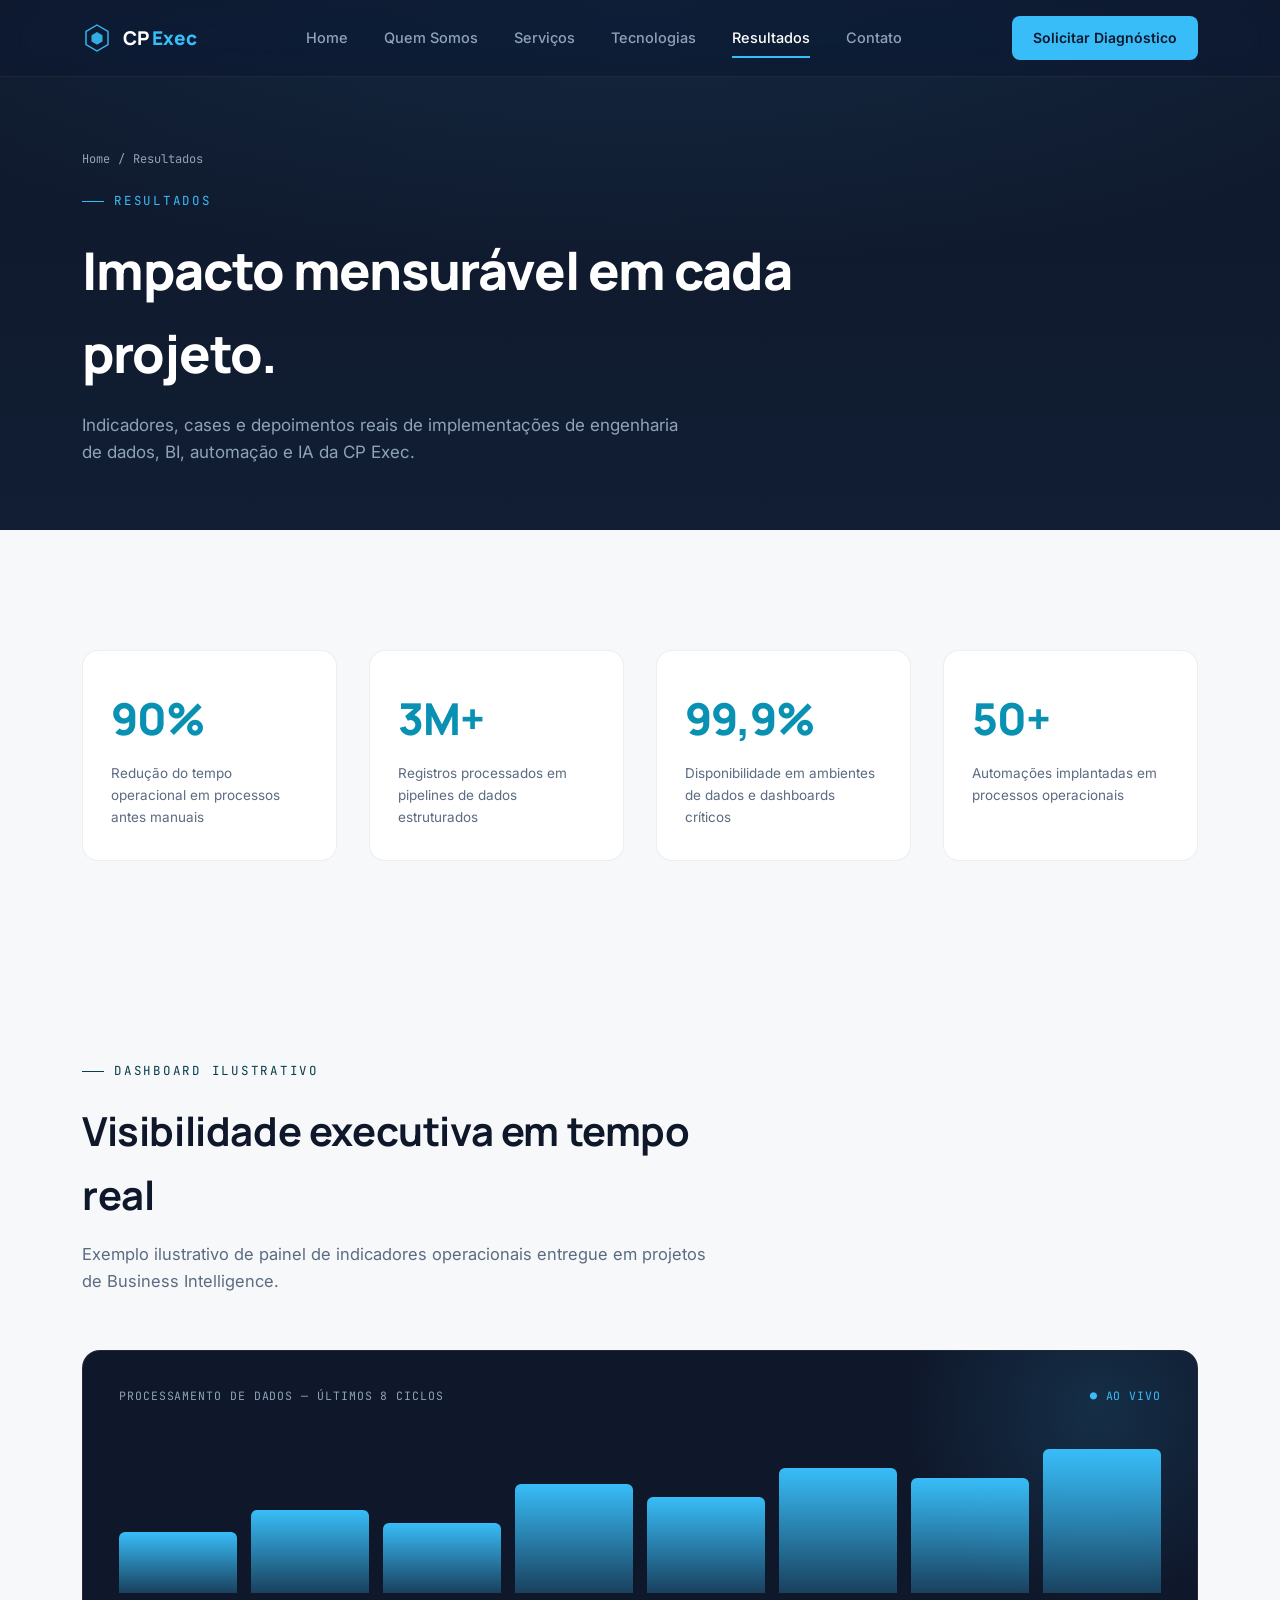
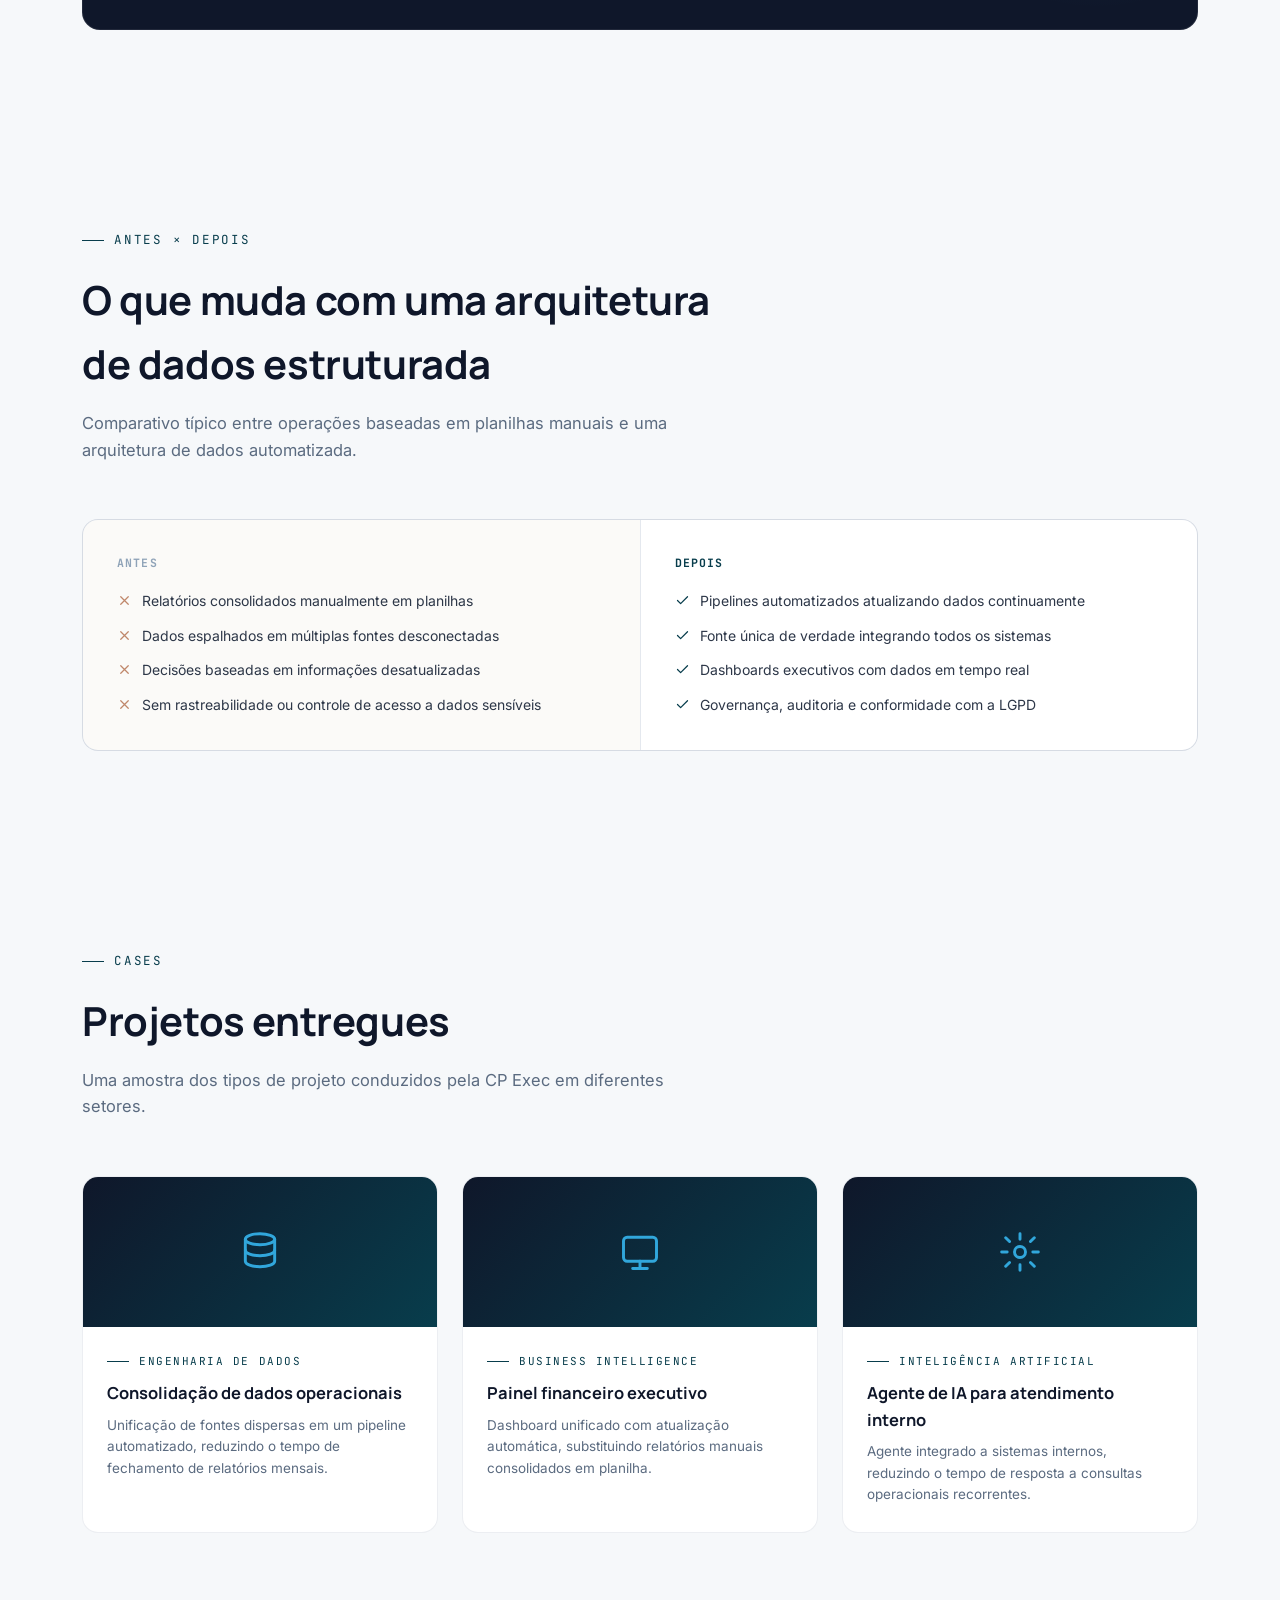
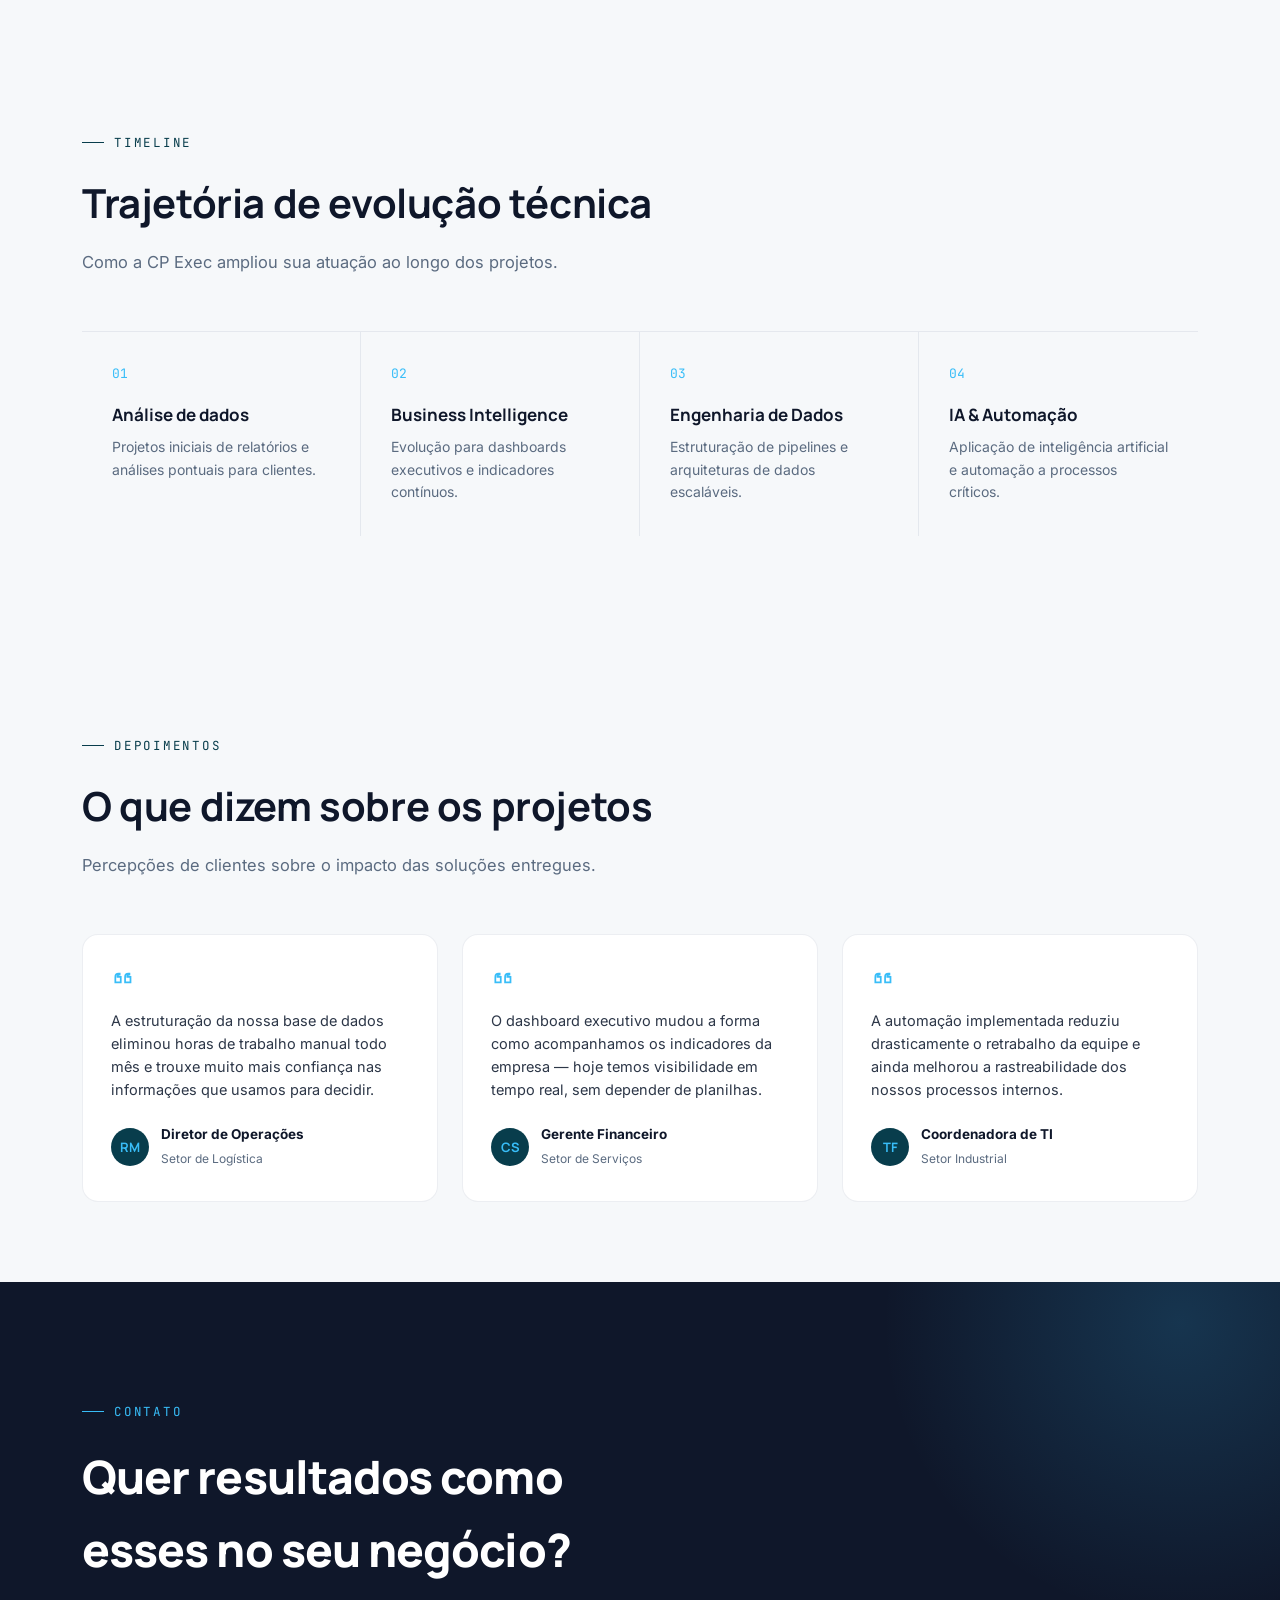
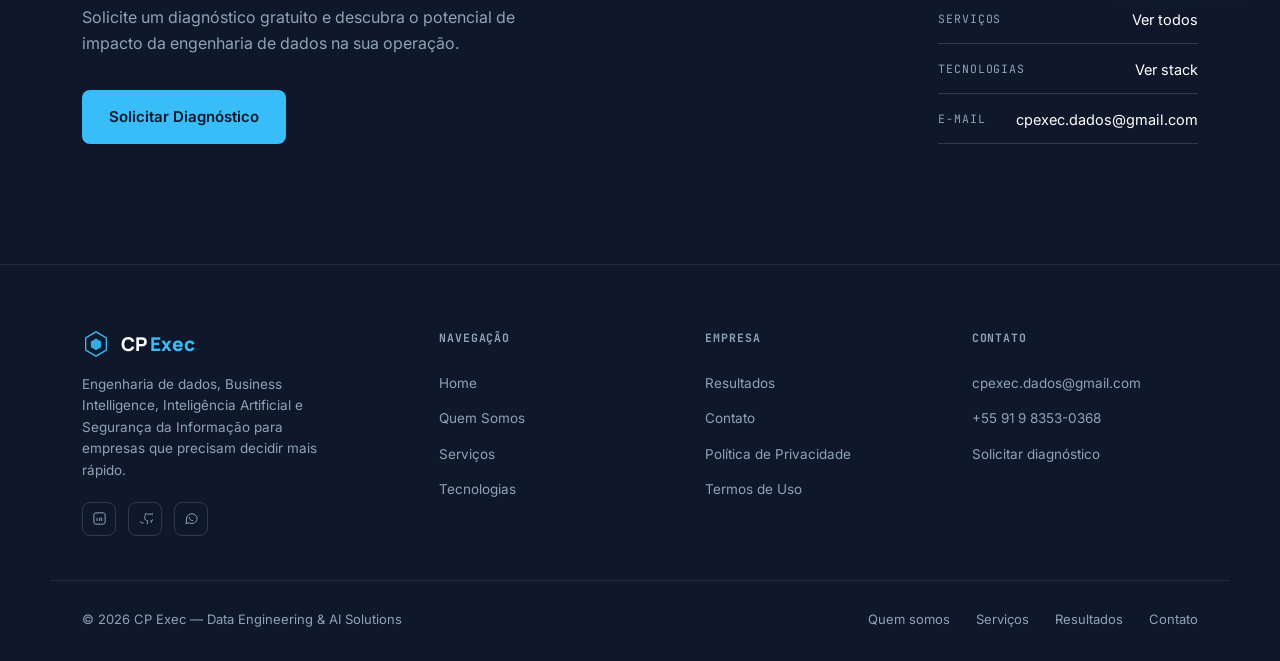
<file: resultados.html>
<!DOCTYPE html>
<html lang="pt-BR">
<head>
<meta charset="UTF-8">
<meta name="viewport" content="width=device-width, initial-scale=1.0">
<title>Resultados — CP Exec | Métricas, Cases e Depoimentos</title>
<meta name="description" content="Veja os resultados mensuráveis da CP Exec: redução de tempo operacional, registros processados, disponibilidade, cases e depoimentos de clientes.">
<meta name="keywords" content="resultados CP Exec, cases engenharia de dados, métricas BI, redução de tempo operacional">
<meta name="author" content="CP Exec">
<link rel="canonical" href="https://www.cpexec.com.br/resultados.html">

<!-- Open Graph -->
<meta property="og:type" content="website">
<meta property="og:site_name" content="CP Exec">
<meta property="og:title" content="Resultados — CP Exec | Métricas, Cases e Depoimentos">
<meta property="og:description" content="Veja os resultados mensuráveis da CP Exec: redução de tempo operacional, registros processados, disponibilidade, cases e depoimentos de clientes.">
<meta property="og:url" content="https://www.cpexec.com.br/resultados.html">
<meta property="og:image" content="https://www.cpexec.com.br/assets/images/og-cover.jpg">
<meta property="og:locale" content="pt_BR">
<meta name="twitter:card" content="summary_large_image">
<meta name="twitter:title" content="Resultados — CP Exec | Métricas, Cases e Depoimentos">
<meta name="twitter:description" content="Veja os resultados mensuráveis da CP Exec: redução de tempo operacional, registros processados, disponibilidade, cases e depoimentos de clientes.">

<link rel="icon" type="image/svg+xml" href="assets/icons/favicon.svg">
<link rel="preconnect" href="https://fonts.googleapis.com">
<link rel="preconnect" href="https://fonts.gstatic.com" crossorigin>
<link href="https://fonts.googleapis.com/css2?family=Manrope:wght@400;500;600;700;800&family=Inter:wght@400;500;600&family=JetBrains+Mono:wght@400;500&display=swap" rel="stylesheet">

<link rel="stylesheet" href="css/style.css">
<link rel="stylesheet" href="css/animations.css">
<link rel="stylesheet" href="css/responsive.css">
</head>
<body>
<a class="skip-link" href="#main">Pular para o conteúdo</a>
<header id="siteHeader">
  <nav class="wrap">
    <a href="index.html" class="logo" aria-label="CP Exec — página inicial">
      <svg width="30" height="30" viewBox="0 0 30 30" fill="none" aria-hidden="true">
        <path d="M15 2 L26 8.5 V21.5 L15 28 L4 21.5 V8.5 Z" stroke="#38BDF8" stroke-width="1.4"/>
        <path d="M15 9 L20.5 12.2 V18.6 L15 21.8 L9.5 18.6 V12.2 Z" fill="#38BDF8" opacity="0.9"/>
      </svg>
      <span class="logo-word">CP <span>Exec</span></span>
    </a>
    <div class="nav-links">
      <a href="index.html" class="nav-link">Home</a><a href="quem-somos.html" class="nav-link">Quem Somos</a><a href="servicos.html" class="nav-link">Serviços</a><a href="tecnologias.html" class="nav-link">Tecnologias</a><a href="resultados.html" class="nav-link active">Resultados</a><a href="contato.html" class="nav-link">Contato</a>
    </div>
    <div class="nav-cta">
      <a class="btn btn-primary" href="contato.html">Solicitar Diagnóstico</a>
    </div>
    <button class="nav-toggle" id="navToggle" aria-label="Abrir menu" aria-expanded="false" aria-controls="mobileMenu">
      <span></span><span></span><span></span>
    </button>
  </nav>
  <div class="mobile-menu" id="mobileMenu">
    <a href="index.html" class="">Home</a><a href="quem-somos.html" class="">Quem Somos</a><a href="servicos.html" class="">Serviços</a><a href="tecnologias.html" class="">Tecnologias</a><a href="resultados.html" class="active">Resultados</a><a href="contato.html" class="">Contato</a>
    <a class="btn btn-primary" href="contato.html">Solicitar Diagnóstico</a>
  </div>
</header>

<main id="main">

<section class="pretitle-bar">
  <div class="wrap">
    <div class="breadcrumb"><a href="index.html">Home</a> <span>/</span> <span>Resultados</span></div>
    <div class="eyebrow">RESULTADOS</div>
    <h1>Impacto mensurável em cada projeto.</h1>
    <p>Indicadores, cases e depoimentos reais de implementações de engenharia de dados, BI, automação e IA da CP Exec.</p>
  </div>
</section>

<section class="section-pad">
  <div class="wrap">
    <div class="stat-grid-full reveal-stagger">
      <div class="stat-full"><b><span data-count="90">0</span><span>%</span></b><p>Redução do tempo operacional em processos antes manuais</p></div>
      <div class="stat-full"><b><span data-count="3">0</span><span>M+</span></b><p>Registros processados em pipelines de dados estruturados</p></div>
      <div class="stat-full"><b><span data-count="99.9" data-decimals="1">0</span><span>%</span></b><p>Disponibilidade em ambientes de dados e dashboards críticos</p></div>
      <div class="stat-full"><b><span data-count="50">0</span><span>+</span></b><p>Automações implantadas em processos operacionais</p></div>
    </div>
  </div>
</section>

<section class="section-pad-sm" style="background:var(--paper);">
  <div class="wrap">
    <div class="section-head reveal">
      <div class="eyebrow on-light">DASHBOARD ILUSTRATIVO</div>
      <h2>Visibilidade executiva em tempo real</h2>
      <p>Exemplo ilustrativo de painel de indicadores operacionais entregue em projetos de Business Intelligence.</p>
    </div>
    <div class="dash-panel reveal">
      <div class="dash-head">
        <span>PROCESSAMENTO DE DADOS — ÚLTIMOS 8 CICLOS</span>
        <span style="color:#38BDF8;">● AO VIVO</span>
      </div>
      <div class="dash-bars">
        <div class="bar" style="height:38%"></div><div class="bar" style="height:52%"></div><div class="bar" style="height:44%"></div><div class="bar" style="height:68%"></div><div class="bar" style="height:60%"></div><div class="bar" style="height:78%"></div><div class="bar" style="height:72%"></div><div class="bar" style="height:90%"></div>
      </div>
    </div>
  </div>
</section>

<section class="section-pad">
  <div class="wrap">
    <div class="section-head reveal">
      <div class="eyebrow on-light">ANTES × DEPOIS</div>
      <h2>O que muda com uma arquitetura de dados estruturada</h2>
      <p>Comparativo típico entre operações baseadas em planilhas manuais e uma arquitetura de dados automatizada.</p>
    </div>
    <div class="before-after reveal">
      <div class="ba-col before">
        <h4>Antes</h4>
        <ul>
          <li><svg viewBox="0 0 24 24" fill="none" stroke-width="2" stroke-linecap="round" stroke-linejoin="round"><path d="M18 6L6 18M6 6l12 12"/></svg>Relatórios consolidados manualmente em planilhas</li>
          <li><svg viewBox="0 0 24 24" fill="none" stroke-width="2" stroke-linecap="round" stroke-linejoin="round"><path d="M18 6L6 18M6 6l12 12"/></svg>Dados espalhados em múltiplas fontes desconectadas</li>
          <li><svg viewBox="0 0 24 24" fill="none" stroke-width="2" stroke-linecap="round" stroke-linejoin="round"><path d="M18 6L6 18M6 6l12 12"/></svg>Decisões baseadas em informações desatualizadas</li>
          <li><svg viewBox="0 0 24 24" fill="none" stroke-width="2" stroke-linecap="round" stroke-linejoin="round"><path d="M18 6L6 18M6 6l12 12"/></svg>Sem rastreabilidade ou controle de acesso a dados sensíveis</li>
        </ul>
      </div>
      <div class="ba-col after">
        <h4>Depois</h4>
        <ul>
          <li><svg viewBox="0 0 24 24" fill="none" stroke-width="2" stroke-linecap="round" stroke-linejoin="round"><path d="M20 6L9 17l-5-5"/></svg>Pipelines automatizados atualizando dados continuamente</li>
          <li><svg viewBox="0 0 24 24" fill="none" stroke-width="2" stroke-linecap="round" stroke-linejoin="round"><path d="M20 6L9 17l-5-5"/></svg>Fonte única de verdade integrando todos os sistemas</li>
          <li><svg viewBox="0 0 24 24" fill="none" stroke-width="2" stroke-linecap="round" stroke-linejoin="round"><path d="M20 6L9 17l-5-5"/></svg>Dashboards executivos com dados em tempo real</li>
          <li><svg viewBox="0 0 24 24" fill="none" stroke-width="2" stroke-linecap="round" stroke-linejoin="round"><path d="M20 6L9 17l-5-5"/></svg>Governança, auditoria e conformidade com a LGPD</li>
        </ul>
      </div>
    </div>
  </div>
</section>

<section class="section-pad-sm" style="background:var(--paper);">
  <div class="wrap">
    <div class="section-head reveal">
      <div class="eyebrow on-light">CASES</div>
      <h2>Projetos entregues</h2>
      <p>Uma amostra dos tipos de projeto conduzidos pela CP Exec em diferentes setores.</p>
    </div>
    <div class="case-grid reveal-stagger">
      <div class="case-card">
        <div class="case-thumb"><svg viewBox="0 0 24 24" fill="none" stroke-width="1.6" stroke-linecap="round" stroke-linejoin="round"><ellipse cx="12" cy="5" rx="8" ry="3"/><path d="M4 5v6c0 1.7 3.6 3 8 3s8-1.3 8-3V5"/><path d="M4 11v6c0 1.7 3.6 3 8 3s8-1.3 8-3v-6"/></svg></div>
        <div class="case-body">
          <div class="eyebrow on-light">ENGENHARIA DE DADOS</div>
          <h4>Consolidação de dados operacionais</h4>
          <p>Unificação de fontes dispersas em um pipeline automatizado, reduzindo o tempo de fechamento de relatórios mensais.</p>
        </div>
      </div>
      <div class="case-card">
        <div class="case-thumb"><svg viewBox="0 0 24 24" fill="none" stroke-width="1.6" stroke-linecap="round" stroke-linejoin="round"><rect x="3" y="4" width="18" height="13" rx="2"/><path d="M8 21h8M12 17v4"/></svg></div>
        <div class="case-body">
          <div class="eyebrow on-light">BUSINESS INTELLIGENCE</div>
          <h4>Painel financeiro executivo</h4>
          <p>Dashboard unificado com atualização automática, substituindo relatórios manuais consolidados em planilha.</p>
        </div>
      </div>
      <div class="case-card">
        <div class="case-thumb"><svg viewBox="0 0 24 24" fill="none" stroke-width="1.6" stroke-linecap="round" stroke-linejoin="round"><circle cx="12" cy="12" r="3"/><path d="M12 2v3M12 19v3M4.2 4.2l2.1 2.1M17.7 17.7l2.1 2.1M2 12h3M19 12h3M4.2 19.8l2.1-2.1M17.7 6.3l2.1-2.1"/></svg></div>
        <div class="case-body">
          <div class="eyebrow on-light">INTELIGÊNCIA ARTIFICIAL</div>
          <h4>Agente de IA para atendimento interno</h4>
          <p>Agente integrado a sistemas internos, reduzindo o tempo de resposta a consultas operacionais recorrentes.</p>
        </div>
      </div>
    </div>
  </div>
</section>

<section class="section-pad">
  <div class="wrap">
    <div class="section-head reveal">
      <div class="eyebrow on-light">TIMELINE</div>
      <h2>Trajetória de evolução técnica</h2>
      <p>Como a CP Exec ampliou sua atuação ao longo dos projetos.</p>
    </div>
    <div class="steps reveal">
      <div class="step"><span class="idx">01</span><h4>Análise de dados</h4><p>Projetos iniciais de relatórios e análises pontuais para clientes.</p></div>
      <div class="step"><span class="idx">02</span><h4>Business Intelligence</h4><p>Evolução para dashboards executivos e indicadores contínuos.</p></div>
      <div class="step"><span class="idx">03</span><h4>Engenharia de Dados</h4><p>Estruturação de pipelines e arquiteturas de dados escaláveis.</p></div>
      <div class="step"><span class="idx">04</span><h4>IA &amp; Automação</h4><p>Aplicação de inteligência artificial e automação a processos críticos.</p></div>
    </div>
  </div>
</section>

<section class="section-pad-sm" style="background:var(--paper);">
  <div class="wrap">
    <div class="section-head reveal">
      <div class="eyebrow on-light">DEPOIMENTOS</div>
      <h2>O que dizem sobre os projetos</h2>
      <p>Percepções de clientes sobre o impacto das soluções entregues.</p>
    </div>
    <div class="testimonial-grid reveal-stagger">
      <div class="testimonial">
        <svg viewBox="0 0 24 24" fill="none" stroke-width="1.6"><path d="M7 8a3 3 0 0 0-3 3v5h5v-5H6a2 2 0 0 1 2-2V8zM16 8a3 3 0 0 0-3 3v5h5v-5h-3a2 2 0 0 1 2-2V8z"/></svg>
        <p>A estruturação da nossa base de dados eliminou horas de trabalho manual todo mês e trouxe muito mais confiança nas informações que usamos para decidir.</p>
        <div class="who"><div class="avatar">RM</div><div><b>Diretor de Operações</b><span>Setor de Logística</span></div></div>
      </div>
      <div class="testimonial">
        <svg viewBox="0 0 24 24" fill="none" stroke-width="1.6"><path d="M7 8a3 3 0 0 0-3 3v5h5v-5H6a2 2 0 0 1 2-2V8zM16 8a3 3 0 0 0-3 3v5h5v-5h-3a2 2 0 0 1 2-2V8z"/></svg>
        <p>O dashboard executivo mudou a forma como acompanhamos os indicadores da empresa — hoje temos visibilidade em tempo real, sem depender de planilhas.</p>
        <div class="who"><div class="avatar">CS</div><div><b>Gerente Financeiro</b><span>Setor de Serviços</span></div></div>
      </div>
      <div class="testimonial">
        <svg viewBox="0 0 24 24" fill="none" stroke-width="1.6"><path d="M7 8a3 3 0 0 0-3 3v5h5v-5H6a2 2 0 0 1 2-2V8zM16 8a3 3 0 0 0-3 3v5h5v-5h-3a2 2 0 0 1 2-2V8z"/></svg>
        <p>A automação implementada reduziu drasticamente o retrabalho da equipe e ainda melhorou a rastreabilidade dos nossos processos internos.</p>
        <div class="who"><div class="avatar">TF</div><div><b>Coordenadora de TI</b><span>Setor Industrial</span></div></div>
      </div>
    </div>
  </div>
</section>

<section class="cta">
  <div class="wrap cta-inner">
    <div>
      <div class="eyebrow">CONTATO</div>
      <h2>Quer resultados como esses no seu negócio?</h2>
      <p>Solicite um diagnóstico gratuito e descubra o potencial de impacto da engenharia de dados na sua operação.</p>
      <a class="btn btn-primary" href="contato.html">Solicitar Diagnóstico</a>
    </div>
    <div class="contact-links">
      <a href="servicos.html"><span class="label">Serviços</span> Ver todos</a>
      <a href="tecnologias.html"><span class="label">Tecnologias</span> Ver stack</a>
      <a href="mailto:cpexec.dados@gmail.com"><span class="label">E-mail</span> cpexec.dados@gmail.com</a>
    </div>
  </div>
</section>

</main>
<footer>
  <div class="wrap footer-grid">
    <div class="footer-brand">
      <div class="logo">
        <svg width="28" height="28" viewBox="0 0 30 30" fill="none" aria-hidden="true">
          <path d="M15 2 L26 8.5 V21.5 L15 28 L4 21.5 V8.5 Z" stroke="#38BDF8" stroke-width="1.4"/>
          <path d="M15 9 L20.5 12.2 V18.6 L15 21.8 L9.5 18.6 V12.2 Z" fill="#38BDF8" opacity="0.9"/>
        </svg>
        <span class="logo-word">CP <span>Exec</span></span>
      </div>
      <p>Engenharia de dados, Business Intelligence, Inteligência Artificial e Segurança da Informação para empresas que precisam decidir mais rápido.</p>
      <div class="footer-social">
        <a href="https://www.linkedin.com/company/cp-exec/" aria-label="LinkedIn"><svg viewBox="0 0 24 24" fill="none" stroke-width="1.6"><rect x="3" y="3" width="18" height="18" rx="3"/><path d="M8 11v5M8 8v.01M12 16v-3.2c0-1.1.7-1.8 1.8-1.8s1.8.7 1.8 1.8V16"/></svg></a>
        <a href="https://github.com/CamyVick" aria-label="GitHub"><svg viewBox="0 0 24 24" fill="none" stroke-width="1.6"><path d="M9 19c-4 1.5-4-2-6-2m12 4v-3.4c0-.9.3-1.5.7-1.9-2.5-.3-5.1-1.3-5.1-5.6 0-1.2.4-2.2 1.2-3-.1-.3-.5-1.5.1-3.1 0 0 1-.3 3.2 1.2a11 11 0 0 1 5.8 0c2.2-1.5 3.2-1.2 3.2-1.2.6 1.6.2 2.8.1 3.1.8.8 1.2 1.8 1.2 3 0 4.3-2.6 5.3-5.1 5.6.4.4.8 1.1.8 2.2V19"/></svg></a>
        <a href="https://wa.me/5591983530368" aria-label="WhatsApp"><svg viewBox="0 0 24 24" fill="none" stroke-width="1.6"><path d="M21 11.5a8.5 8.5 0 0 1-12.4 7.5L3 20l1.1-5.5A8.5 8.5 0 1 1 21 11.5Z"/><path d="M8.5 9.5c0 3.5 2.5 6 6 6"/></svg></a>
      </div>
    </div>
    <div class="footer-col">
      <h5>Navegação</h5>
      <a href="index.html">Home</a>
      <a href="quem-somos.html">Quem Somos</a>
      <a href="servicos.html">Serviços</a>
      <a href="tecnologias.html">Tecnologias</a>
    </div>
    <div class="footer-col">
      <h5>Empresa</h5>
      <a href="resultados.html">Resultados</a>
      <a href="contato.html">Contato</a>
      <a href="privacidade.html">Política de Privacidade</a>
      <a href="termos.html">Termos de Uso</a>
    </div>
    <div class="footer-col">
      <h5>Contato</h5>
      <a href="mailto:cpexec.dados@gmail.com">cpexec.dados@gmail.com</a>
      <a href="tel:+5591983530368">+55 91 9 8353-0368</a>
      <a href="contato.html">Solicitar diagnóstico</a>
    </div>
  </div>
  <div class="wrap bottom">
    <span class="fine">© 2026 CP Exec — Data Engineering &amp; AI Solutions</span>
    <div class="fnav">
      <a href="quem-somos.html">Quem somos</a>
      <a href="servicos.html">Serviços</a>
      <a href="resultados.html">Resultados</a>
      <a href="contato.html">Contato</a>
    </div>
  </div>
</footer>

<script src="js/animations.js"></script>
<script src="js/main.js"></script>
</body>
</html>
</file>
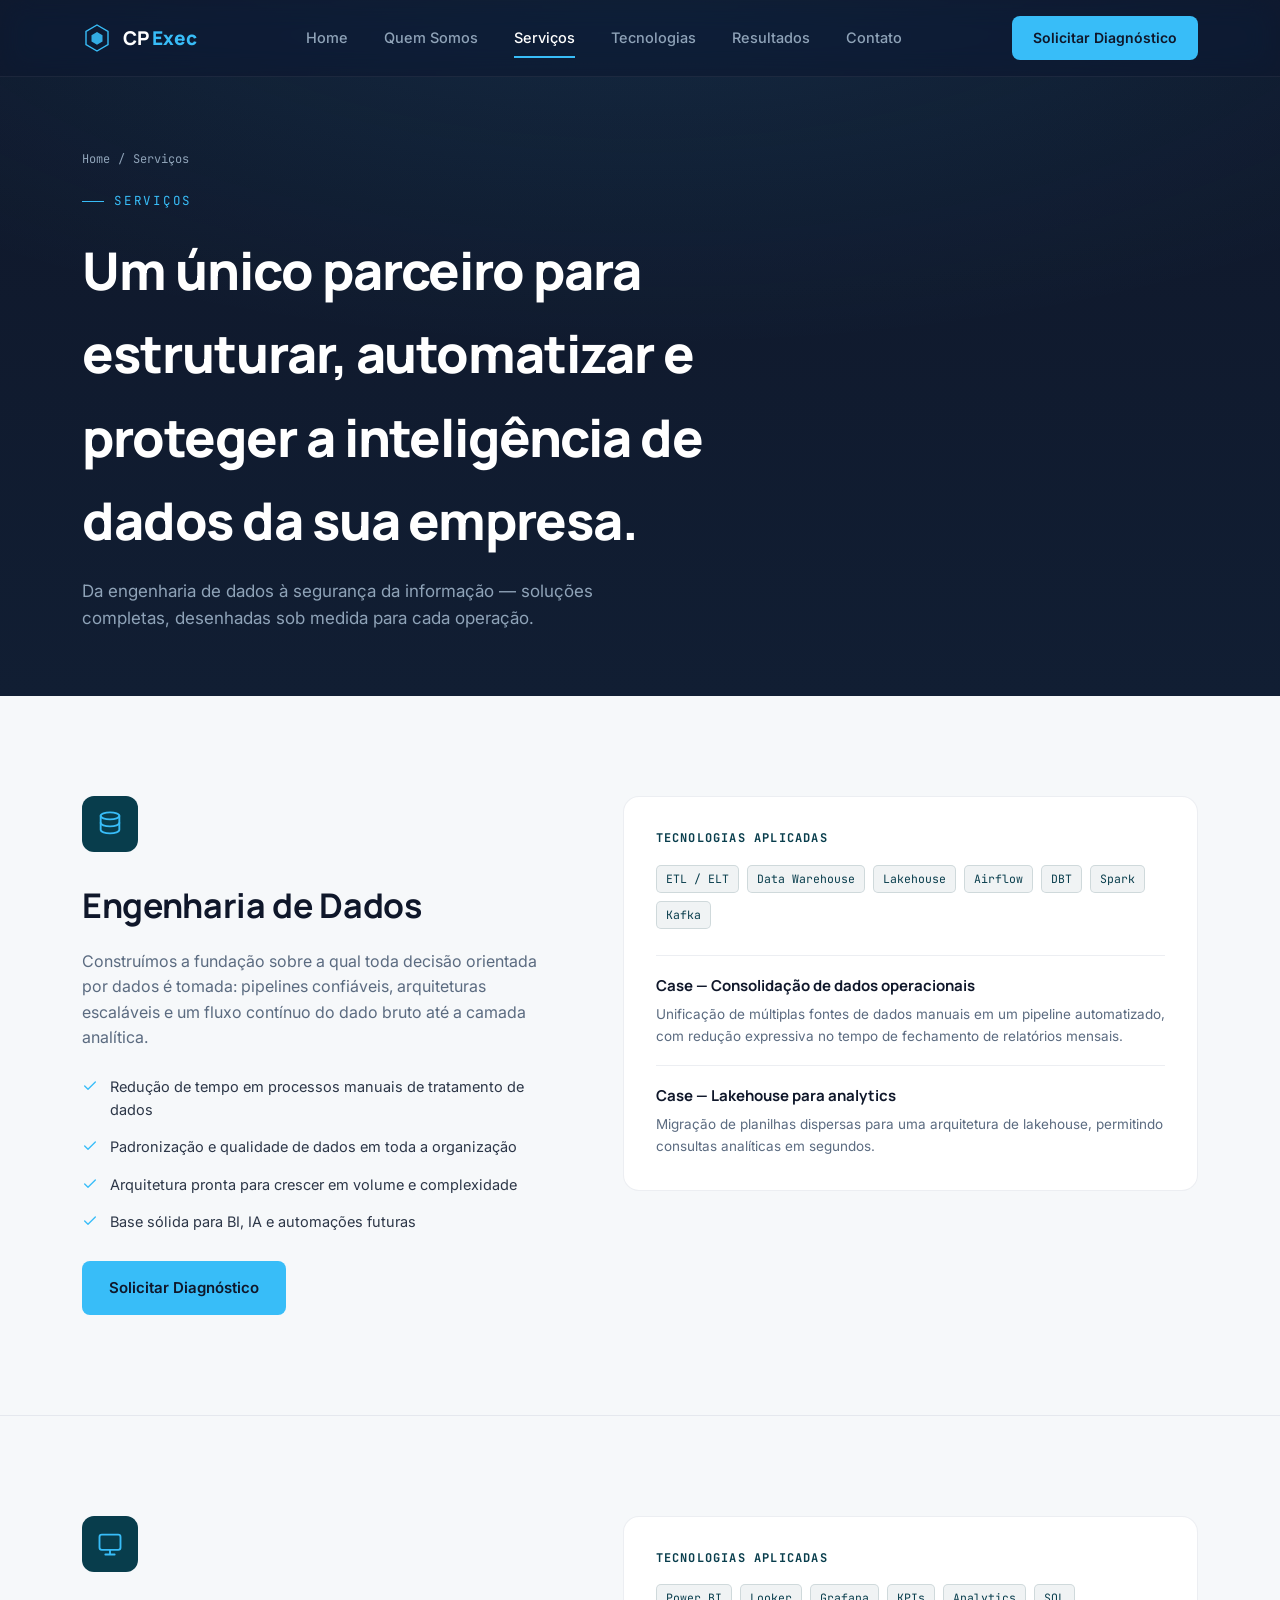
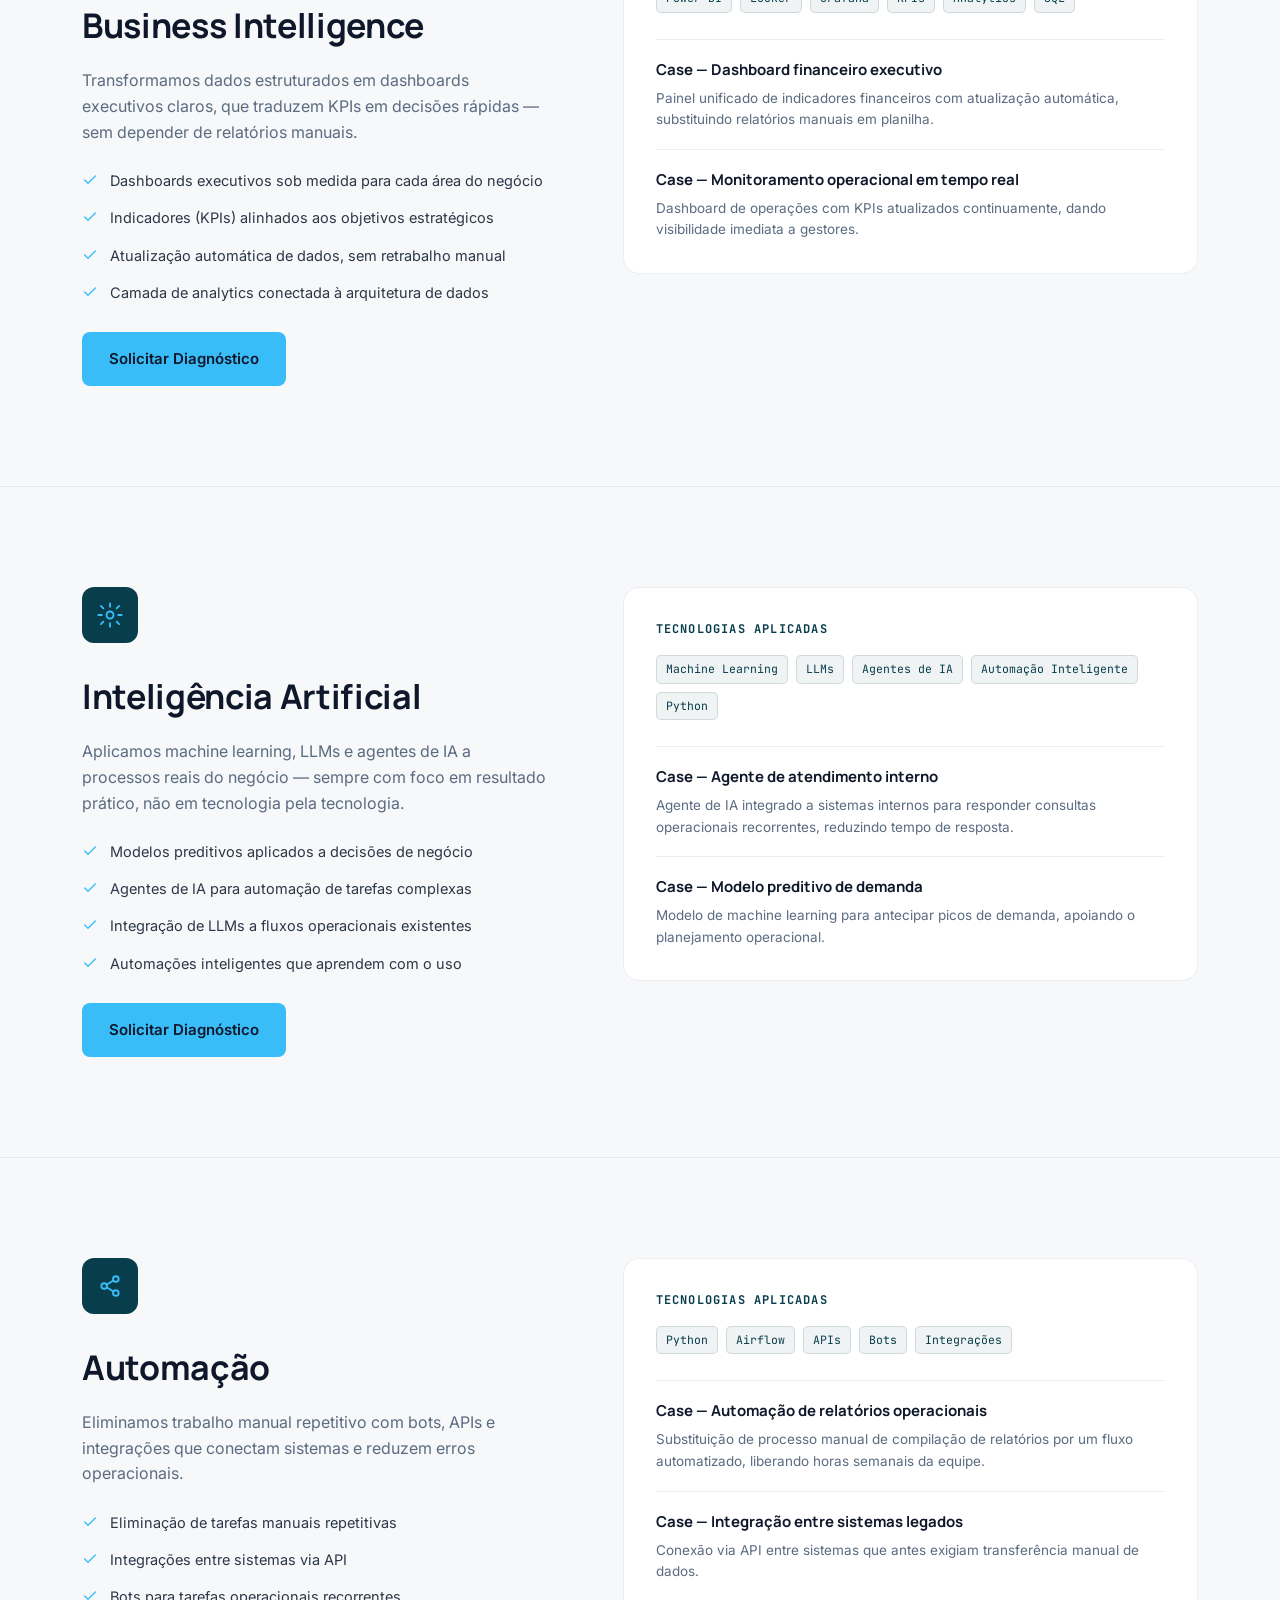
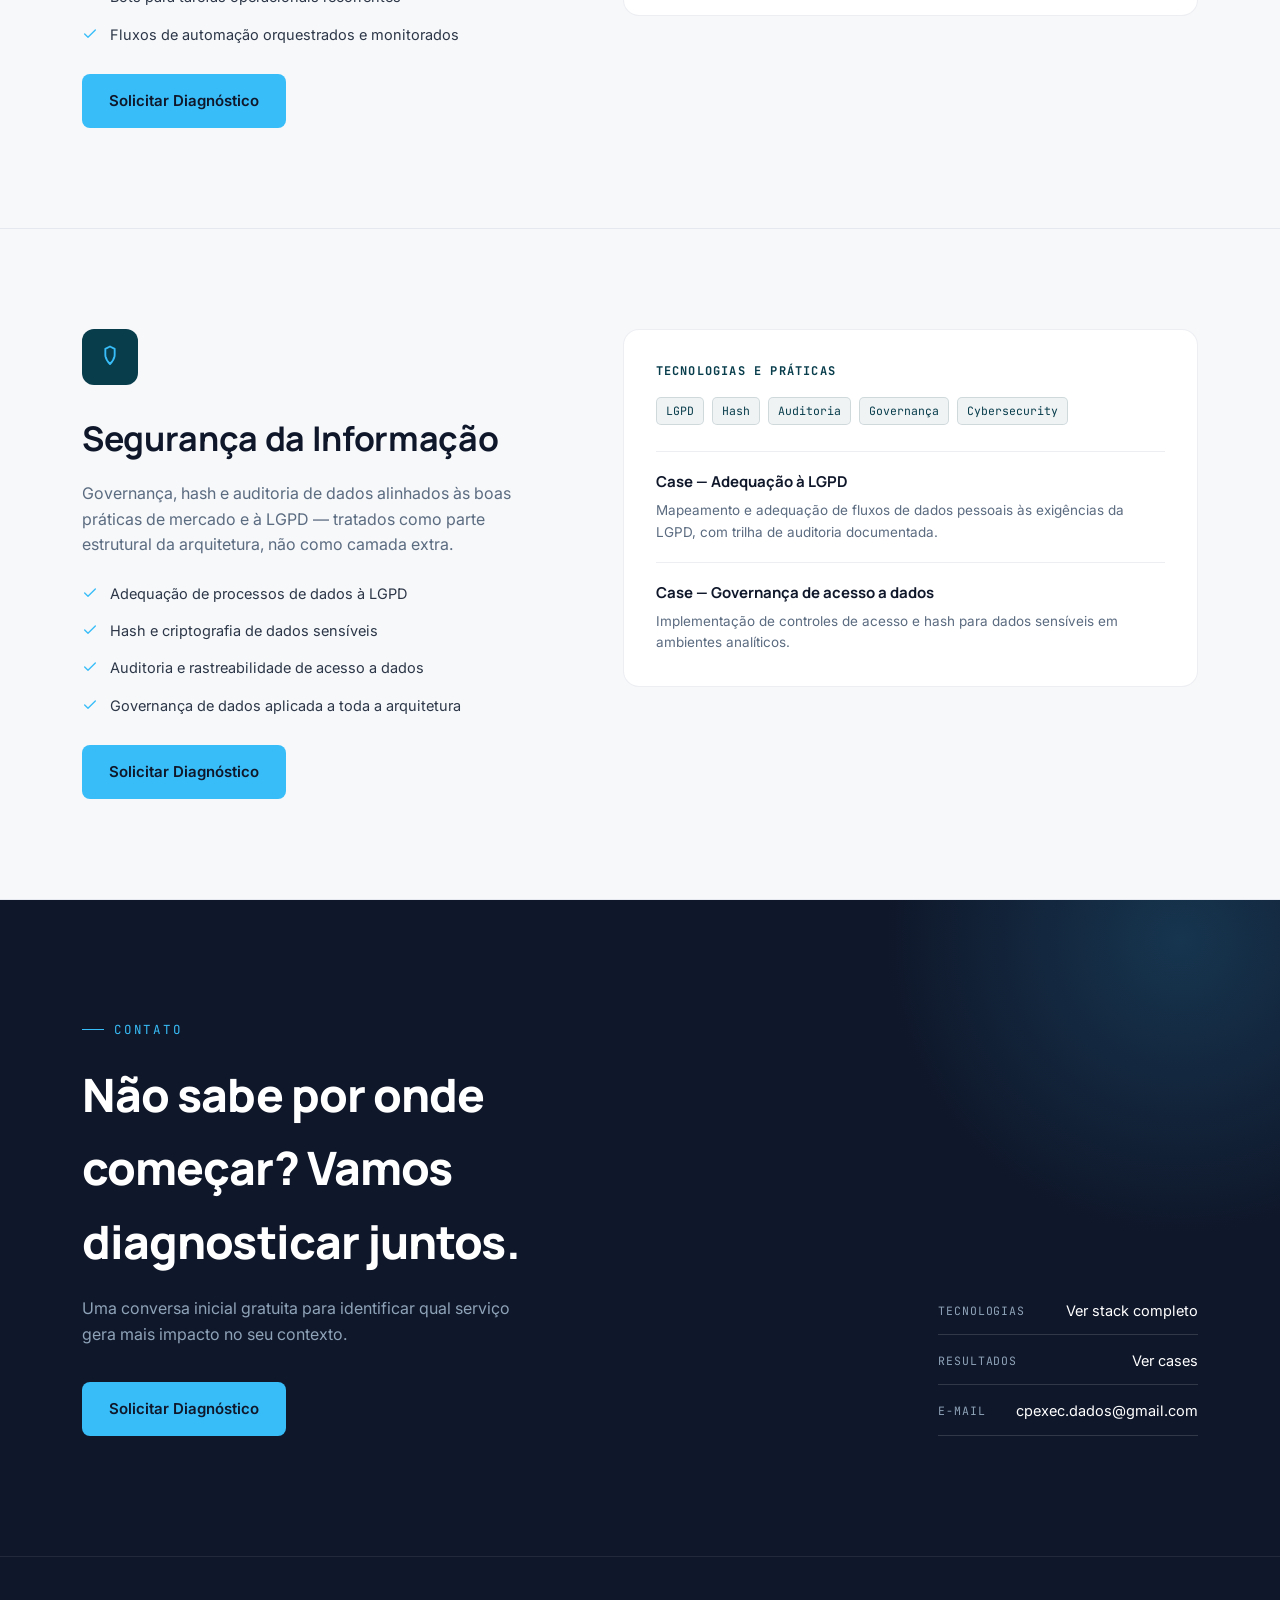
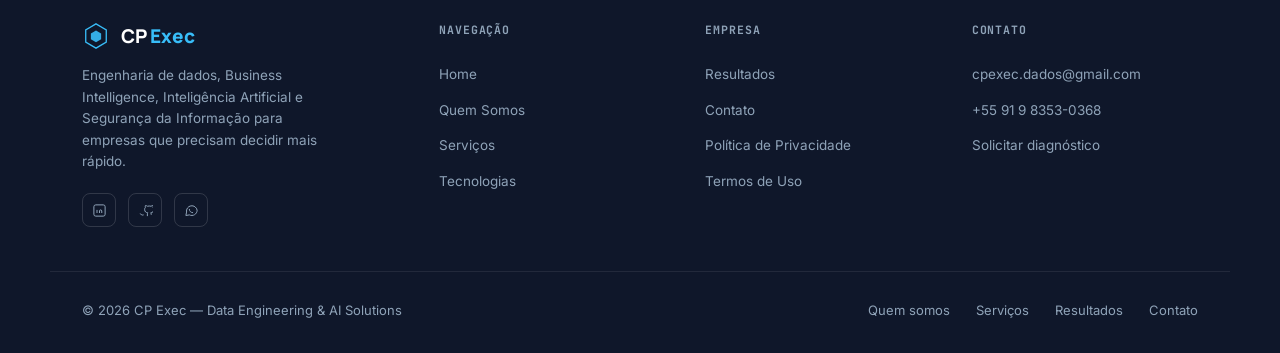
<file: servicos.html>
<!DOCTYPE html>
<html lang="pt-BR">
<head>
<meta charset="UTF-8">
<meta name="viewport" content="width=device-width, initial-scale=1.0">
<title>Serviços — CP Exec | Dados, BI, IA, Automação e Segurança</title>
<meta name="description" content="Conheça os serviços da CP Exec: Engenharia de Dados, Business Intelligence, Inteligência Artificial, Automação e Segurança da Informação.">
<meta name="keywords" content="serviços CP Exec, engenharia de dados, business intelligence, inteligência artificial, automação, segurança da informação, LGPD">
<meta name="author" content="CP Exec">
<link rel="canonical" href="https://www.cpexec.com.br/servicos.html">

<!-- Open Graph -->
<meta property="og:type" content="website">
<meta property="og:site_name" content="CP Exec">
<meta property="og:title" content="Serviços — CP Exec | Dados, BI, IA, Automação e Segurança">
<meta property="og:description" content="Conheça os serviços da CP Exec: Engenharia de Dados, Business Intelligence, Inteligência Artificial, Automação e Segurança da Informação.">
<meta property="og:url" content="https://www.cpexec.com.br/servicos.html">
<meta property="og:image" content="https://www.cpexec.com.br/assets/images/og-cover.jpg">
<meta property="og:locale" content="pt_BR">
<meta name="twitter:card" content="summary_large_image">
<meta name="twitter:title" content="Serviços — CP Exec | Dados, BI, IA, Automação e Segurança">
<meta name="twitter:description" content="Conheça os serviços da CP Exec: Engenharia de Dados, Business Intelligence, Inteligência Artificial, Automação e Segurança da Informação.">

<link rel="icon" type="image/svg+xml" href="assets/icons/favicon.svg">
<link rel="preconnect" href="https://fonts.googleapis.com">
<link rel="preconnect" href="https://fonts.gstatic.com" crossorigin>
<link href="https://fonts.googleapis.com/css2?family=Manrope:wght@400;500;600;700;800&family=Inter:wght@400;500;600&family=JetBrains+Mono:wght@400;500&display=swap" rel="stylesheet">

<link rel="stylesheet" href="css/style.css">
<link rel="stylesheet" href="css/animations.css">
<link rel="stylesheet" href="css/responsive.css">
</head>
<body>
<a class="skip-link" href="#main">Pular para o conteúdo</a>
<header id="siteHeader">
  <nav class="wrap">
    <a href="index.html" class="logo" aria-label="CP Exec — página inicial">
      <svg width="30" height="30" viewBox="0 0 30 30" fill="none" aria-hidden="true">
        <path d="M15 2 L26 8.5 V21.5 L15 28 L4 21.5 V8.5 Z" stroke="#38BDF8" stroke-width="1.4"/>
        <path d="M15 9 L20.5 12.2 V18.6 L15 21.8 L9.5 18.6 V12.2 Z" fill="#38BDF8" opacity="0.9"/>
      </svg>
      <span class="logo-word">CP <span>Exec</span></span>
    </a>
    <div class="nav-links">
      <a href="index.html" class="nav-link">Home</a><a href="quem-somos.html" class="nav-link">Quem Somos</a><a href="servicos.html" class="nav-link active">Serviços</a><a href="tecnologias.html" class="nav-link">Tecnologias</a><a href="resultados.html" class="nav-link">Resultados</a><a href="contato.html" class="nav-link">Contato</a>
    </div>
    <div class="nav-cta">
      <a class="btn btn-primary" href="contato.html">Solicitar Diagnóstico</a>
    </div>
    <button class="nav-toggle" id="navToggle" aria-label="Abrir menu" aria-expanded="false" aria-controls="mobileMenu">
      <span></span><span></span><span></span>
    </button>
  </nav>
  <div class="mobile-menu" id="mobileMenu">
    <a href="index.html" class="">Home</a><a href="quem-somos.html" class="">Quem Somos</a><a href="servicos.html" class="active">Serviços</a><a href="tecnologias.html" class="">Tecnologias</a><a href="resultados.html" class="">Resultados</a><a href="contato.html" class="">Contato</a>
    <a class="btn btn-primary" href="contato.html">Solicitar Diagnóstico</a>
  </div>
</header>

<main id="main">

<section class="pretitle-bar">
  <div class="wrap">
    <div class="breadcrumb"><a href="index.html">Home</a> <span>/</span> <span>Serviços</span></div>
    <div class="eyebrow">SERVIÇOS</div>
    <h1>Um único parceiro para estruturar, automatizar e proteger a inteligência de dados da sua empresa.</h1>
    <p>Da engenharia de dados à segurança da informação — soluções completas, desenhadas sob medida para cada operação.</p>
  </div>
</section>

<section class="svc-detail" id="engenharia-de-dados">
  <div class="wrap">
    <div>
      <div class="svc-detail-icon"><svg viewBox="0 0 24 24" fill="none" stroke-width="1.6" stroke-linecap="round" stroke-linejoin="round"><ellipse cx="12" cy="5" rx="8" ry="3"/><path d="M4 5v6c0 1.7 3.6 3 8 3s8-1.3 8-3V5"/><path d="M4 11v6c0 1.7 3.6 3 8 3s8-1.3 8-3v-6"/></svg></div>
      <h2>Engenharia de Dados</h2>
      <p>Construímos a fundação sobre a qual toda decisão orientada por dados é tomada: pipelines confiáveis, arquiteturas escaláveis e um fluxo contínuo do dado bruto até a camada analítica.</p>
      <ul class="svc-detail-list">
        <li><svg viewBox="0 0 24 24" fill="none" stroke-width="2" stroke-linecap="round" stroke-linejoin="round"><path d="M20 6L9 17l-5-5"/></svg>Redução de tempo em processos manuais de tratamento de dados</li>
        <li><svg viewBox="0 0 24 24" fill="none" stroke-width="2" stroke-linecap="round" stroke-linejoin="round"><path d="M20 6L9 17l-5-5"/></svg>Padronização e qualidade de dados em toda a organização</li>
        <li><svg viewBox="0 0 24 24" fill="none" stroke-width="2" stroke-linecap="round" stroke-linejoin="round"><path d="M20 6L9 17l-5-5"/></svg>Arquitetura pronta para crescer em volume e complexidade</li>
        <li><svg viewBox="0 0 24 24" fill="none" stroke-width="2" stroke-linecap="round" stroke-linejoin="round"><path d="M20 6L9 17l-5-5"/></svg>Base sólida para BI, IA e automações futuras</li>
      </ul>
      <a class="btn btn-primary" href="contato.html">Solicitar Diagnóstico</a>
    </div>
    <div class="svc-panel">
      <h4>Tecnologias aplicadas</h4>
      <div class="tag-row">
        <span class="tag">ETL / ELT</span><span class="tag">Data Warehouse</span><span class="tag">Lakehouse</span>
        <span class="tag">Airflow</span><span class="tag">DBT</span><span class="tag">Spark</span><span class="tag">Kafka</span>
      </div>
      <div class="svc-case">
        <h5>Case — Consolidação de dados operacionais</h5>
        <p>Unificação de múltiplas fontes de dados manuais em um pipeline automatizado, com redução expressiva no tempo de fechamento de relatórios mensais.</p>
      </div>
      <div class="svc-case">
        <h5>Case — Lakehouse para analytics</h5>
        <p>Migração de planilhas dispersas para uma arquitetura de lakehouse, permitindo consultas analíticas em segundos.</p>
      </div>
    </div>
  </div>
</section>

<section class="svc-detail" id="business-intelligence">
  <div class="wrap">
    <div>
      <div class="svc-detail-icon"><svg viewBox="0 0 24 24" fill="none" stroke-width="1.6" stroke-linecap="round" stroke-linejoin="round"><rect x="3" y="4" width="18" height="13" rx="2"/><path d="M8 21h8M12 17v4"/></svg></div>
      <h2>Business Intelligence</h2>
      <p>Transformamos dados estruturados em dashboards executivos claros, que traduzem KPIs em decisões rápidas — sem depender de relatórios manuais.</p>
      <ul class="svc-detail-list">
        <li><svg viewBox="0 0 24 24" fill="none" stroke-width="2" stroke-linecap="round" stroke-linejoin="round"><path d="M20 6L9 17l-5-5"/></svg>Dashboards executivos sob medida para cada área do negócio</li>
        <li><svg viewBox="0 0 24 24" fill="none" stroke-width="2" stroke-linecap="round" stroke-linejoin="round"><path d="M20 6L9 17l-5-5"/></svg>Indicadores (KPIs) alinhados aos objetivos estratégicos</li>
        <li><svg viewBox="0 0 24 24" fill="none" stroke-width="2" stroke-linecap="round" stroke-linejoin="round"><path d="M20 6L9 17l-5-5"/></svg>Atualização automática de dados, sem retrabalho manual</li>
        <li><svg viewBox="0 0 24 24" fill="none" stroke-width="2" stroke-linecap="round" stroke-linejoin="round"><path d="M20 6L9 17l-5-5"/></svg>Camada de analytics conectada à arquitetura de dados</li>
      </ul>
      <a class="btn btn-primary" href="contato.html">Solicitar Diagnóstico</a>
    </div>
    <div class="svc-panel">
      <h4>Tecnologias aplicadas</h4>
      <div class="tag-row">
        <span class="tag">Power BI</span><span class="tag">Looker</span><span class="tag">Grafana</span>
        <span class="tag">KPIs</span><span class="tag">Analytics</span><span class="tag">SQL</span>
      </div>
      <div class="svc-case">
        <h5>Case — Dashboard financeiro executivo</h5>
        <p>Painel unificado de indicadores financeiros com atualização automática, substituindo relatórios manuais em planilha.</p>
      </div>
      <div class="svc-case">
        <h5>Case — Monitoramento operacional em tempo real</h5>
        <p>Dashboard de operações com KPIs atualizados continuamente, dando visibilidade imediata a gestores.</p>
      </div>
    </div>
  </div>
</section>

<section class="svc-detail" id="inteligencia-artificial">
  <div class="wrap">
    <div>
      <div class="svc-detail-icon"><svg viewBox="0 0 24 24" fill="none" stroke-width="1.6" stroke-linecap="round" stroke-linejoin="round"><circle cx="12" cy="12" r="3"/><path d="M12 2v3M12 19v3M4.2 4.2l2.1 2.1M17.7 17.7l2.1 2.1M2 12h3M19 12h3M4.2 19.8l2.1-2.1M17.7 6.3l2.1-2.1"/></svg></div>
      <h2>Inteligência Artificial</h2>
      <p>Aplicamos machine learning, LLMs e agentes de IA a processos reais do negócio — sempre com foco em resultado prático, não em tecnologia pela tecnologia.</p>
      <ul class="svc-detail-list">
        <li><svg viewBox="0 0 24 24" fill="none" stroke-width="2" stroke-linecap="round" stroke-linejoin="round"><path d="M20 6L9 17l-5-5"/></svg>Modelos preditivos aplicados a decisões de negócio</li>
        <li><svg viewBox="0 0 24 24" fill="none" stroke-width="2" stroke-linecap="round" stroke-linejoin="round"><path d="M20 6L9 17l-5-5"/></svg>Agentes de IA para automação de tarefas complexas</li>
        <li><svg viewBox="0 0 24 24" fill="none" stroke-width="2" stroke-linecap="round" stroke-linejoin="round"><path d="M20 6L9 17l-5-5"/></svg>Integração de LLMs a fluxos operacionais existentes</li>
        <li><svg viewBox="0 0 24 24" fill="none" stroke-width="2" stroke-linecap="round" stroke-linejoin="round"><path d="M20 6L9 17l-5-5"/></svg>Automações inteligentes que aprendem com o uso</li>
      </ul>
      <a class="btn btn-primary" href="contato.html">Solicitar Diagnóstico</a>
    </div>
    <div class="svc-panel">
      <h4>Tecnologias aplicadas</h4>
      <div class="tag-row">
        <span class="tag">Machine Learning</span><span class="tag">LLMs</span><span class="tag">Agentes de IA</span>
        <span class="tag">Automação Inteligente</span><span class="tag">Python</span>
      </div>
      <div class="svc-case">
        <h5>Case — Agente de atendimento interno</h5>
        <p>Agente de IA integrado a sistemas internos para responder consultas operacionais recorrentes, reduzindo tempo de resposta.</p>
      </div>
      <div class="svc-case">
        <h5>Case — Modelo preditivo de demanda</h5>
        <p>Modelo de machine learning para antecipar picos de demanda, apoiando o planejamento operacional.</p>
      </div>
    </div>
  </div>
</section>

<section class="svc-detail" id="automacao">
  <div class="wrap">
    <div>
      <div class="svc-detail-icon"><svg viewBox="0 0 24 24" fill="none" stroke-width="1.6" stroke-linecap="round" stroke-linejoin="round"><circle cx="7" cy="12" r="2.4"/><circle cx="17" cy="6" r="2.4"/><circle cx="17" cy="18" r="2.4"/><path d="M9.1 11l5.8-3.7M9.1 13l5.8 3.7"/></svg></div>
      <h2>Automação</h2>
      <p>Eliminamos trabalho manual repetitivo com bots, APIs e integrações que conectam sistemas e reduzem erros operacionais.</p>
      <ul class="svc-detail-list">
        <li><svg viewBox="0 0 24 24" fill="none" stroke-width="2" stroke-linecap="round" stroke-linejoin="round"><path d="M20 6L9 17l-5-5"/></svg>Eliminação de tarefas manuais repetitivas</li>
        <li><svg viewBox="0 0 24 24" fill="none" stroke-width="2" stroke-linecap="round" stroke-linejoin="round"><path d="M20 6L9 17l-5-5"/></svg>Integrações entre sistemas via API</li>
        <li><svg viewBox="0 0 24 24" fill="none" stroke-width="2" stroke-linecap="round" stroke-linejoin="round"><path d="M20 6L9 17l-5-5"/></svg>Bots para tarefas operacionais recorrentes</li>
        <li><svg viewBox="0 0 24 24" fill="none" stroke-width="2" stroke-linecap="round" stroke-linejoin="round"><path d="M20 6L9 17l-5-5"/></svg>Fluxos de automação orquestrados e monitorados</li>
      </ul>
      <a class="btn btn-primary" href="contato.html">Solicitar Diagnóstico</a>
    </div>
    <div class="svc-panel">
      <h4>Tecnologias aplicadas</h4>
      <div class="tag-row">
        <span class="tag">Python</span><span class="tag">Airflow</span><span class="tag">APIs</span>
        <span class="tag">Bots</span><span class="tag">Integrações</span>
      </div>
      <div class="svc-case">
        <h5>Case — Automação de relatórios operacionais</h5>
        <p>Substituição de processo manual de compilação de relatórios por um fluxo automatizado, liberando horas semanais da equipe.</p>
      </div>
      <div class="svc-case">
        <h5>Case — Integração entre sistemas legados</h5>
        <p>Conexão via API entre sistemas que antes exigiam transferência manual de dados.</p>
      </div>
    </div>
  </div>
</section>

<section class="svc-detail" id="seguranca-da-informacao">
  <div class="wrap">
    <div>
      <div class="svc-detail-icon"><svg viewBox="0 0 24 24" fill="none" stroke-width="1.6" stroke-linecap="round" stroke-linejoin="round"><path d="M12 3l4 2v5c0 4-2.6 6.6-4 8-1.4-1.4-4-4-4-8V5l4-2z"/></svg></div>
      <h2>Segurança da Informação</h2>
      <p>Governança, hash e auditoria de dados alinhados às boas práticas de mercado e à LGPD — tratados como parte estrutural da arquitetura, não como camada extra.</p>
      <ul class="svc-detail-list">
        <li><svg viewBox="0 0 24 24" fill="none" stroke-width="2" stroke-linecap="round" stroke-linejoin="round"><path d="M20 6L9 17l-5-5"/></svg>Adequação de processos de dados à LGPD</li>
        <li><svg viewBox="0 0 24 24" fill="none" stroke-width="2" stroke-linecap="round" stroke-linejoin="round"><path d="M20 6L9 17l-5-5"/></svg>Hash e criptografia de dados sensíveis</li>
        <li><svg viewBox="0 0 24 24" fill="none" stroke-width="2" stroke-linecap="round" stroke-linejoin="round"><path d="M20 6L9 17l-5-5"/></svg>Auditoria e rastreabilidade de acesso a dados</li>
        <li><svg viewBox="0 0 24 24" fill="none" stroke-width="2" stroke-linecap="round" stroke-linejoin="round"><path d="M20 6L9 17l-5-5"/></svg>Governança de dados aplicada a toda a arquitetura</li>
      </ul>
      <a class="btn btn-primary" href="contato.html">Solicitar Diagnóstico</a>
    </div>
    <div class="svc-panel">
      <h4>Tecnologias e práticas</h4>
      <div class="tag-row">
        <span class="tag">LGPD</span><span class="tag">Hash</span><span class="tag">Auditoria</span>
        <span class="tag">Governança</span><span class="tag">Cybersecurity</span>
      </div>
      <div class="svc-case">
        <h5>Case — Adequação à LGPD</h5>
        <p>Mapeamento e adequação de fluxos de dados pessoais às exigências da LGPD, com trilha de auditoria documentada.</p>
      </div>
      <div class="svc-case">
        <h5>Case — Governança de acesso a dados</h5>
        <p>Implementação de controles de acesso e hash para dados sensíveis em ambientes analíticos.</p>
      </div>
    </div>
  </div>
</section>

<section class="cta">
  <div class="wrap cta-inner">
    <div>
      <div class="eyebrow">CONTATO</div>
      <h2>Não sabe por onde começar? Vamos diagnosticar juntos.</h2>
      <p>Uma conversa inicial gratuita para identificar qual serviço gera mais impacto no seu contexto.</p>
      <a class="btn btn-primary" href="contato.html">Solicitar Diagnóstico</a>
    </div>
    <div class="contact-links">
      <a href="tecnologias.html"><span class="label">Tecnologias</span> Ver stack completo</a>
      <a href="resultados.html"><span class="label">Resultados</span> Ver cases</a>
      <a href="mailto:cpexec.dados@gmail.com"><span class="label">E-mail</span> cpexec.dados@gmail.com</a>
    </div>
  </div>
</section>

</main>
<footer>
  <div class="wrap footer-grid">
    <div class="footer-brand">
      <div class="logo">
        <svg width="28" height="28" viewBox="0 0 30 30" fill="none" aria-hidden="true">
          <path d="M15 2 L26 8.5 V21.5 L15 28 L4 21.5 V8.5 Z" stroke="#38BDF8" stroke-width="1.4"/>
          <path d="M15 9 L20.5 12.2 V18.6 L15 21.8 L9.5 18.6 V12.2 Z" fill="#38BDF8" opacity="0.9"/>
        </svg>
        <span class="logo-word">CP <span>Exec</span></span>
      </div>
      <p>Engenharia de dados, Business Intelligence, Inteligência Artificial e Segurança da Informação para empresas que precisam decidir mais rápido.</p>
      <div class="footer-social">
        <a href="https://www.linkedin.com/company/cp-exec/" aria-label="LinkedIn"><svg viewBox="0 0 24 24" fill="none" stroke-width="1.6"><rect x="3" y="3" width="18" height="18" rx="3"/><path d="M8 11v5M8 8v.01M12 16v-3.2c0-1.1.7-1.8 1.8-1.8s1.8.7 1.8 1.8V16"/></svg></a>
        <a href="https://github.com/CamyVick" aria-label="GitHub"><svg viewBox="0 0 24 24" fill="none" stroke-width="1.6"><path d="M9 19c-4 1.5-4-2-6-2m12 4v-3.4c0-.9.3-1.5.7-1.9-2.5-.3-5.1-1.3-5.1-5.6 0-1.2.4-2.2 1.2-3-.1-.3-.5-1.5.1-3.1 0 0 1-.3 3.2 1.2a11 11 0 0 1 5.8 0c2.2-1.5 3.2-1.2 3.2-1.2.6 1.6.2 2.8.1 3.1.8.8 1.2 1.8 1.2 3 0 4.3-2.6 5.3-5.1 5.6.4.4.8 1.1.8 2.2V19"/></svg></a>
        <a href="https://wa.me/5591983530368" aria-label="WhatsApp"><svg viewBox="0 0 24 24" fill="none" stroke-width="1.6"><path d="M21 11.5a8.5 8.5 0 0 1-12.4 7.5L3 20l1.1-5.5A8.5 8.5 0 1 1 21 11.5Z"/><path d="M8.5 9.5c0 3.5 2.5 6 6 6"/></svg></a>
      </div>
    </div>
    <div class="footer-col">
      <h5>Navegação</h5>
      <a href="index.html">Home</a>
      <a href="quem-somos.html">Quem Somos</a>
      <a href="servicos.html">Serviços</a>
      <a href="tecnologias.html">Tecnologias</a>
    </div>
    <div class="footer-col">
      <h5>Empresa</h5>
      <a href="resultados.html">Resultados</a>
      <a href="contato.html">Contato</a>
      <a href="privacidade.html">Política de Privacidade</a>
      <a href="termos.html">Termos de Uso</a>
    </div>
    <div class="footer-col">
      <h5>Contato</h5>
      <a href="mailto:cpexec.dados@gmail.com">cpexec.dados@gmail.com</a>
      <a href="tel:+5591983530368">+55 91 9 8353-0368</a>
      <a href="contato.html">Solicitar diagnóstico</a>
    </div>
  </div>
  <div class="wrap bottom">
    <span class="fine">© 2026 CP Exec — Data Engineering &amp; AI Solutions</span>
    <div class="fnav">
      <a href="quem-somos.html">Quem somos</a>
      <a href="servicos.html">Serviços</a>
      <a href="resultados.html">Resultados</a>
      <a href="contato.html">Contato</a>
    </div>
  </div>
</footer>

<script src="js/animations.js"></script>
<script src="js/main.js"></script>
</body>
</html>
</file>
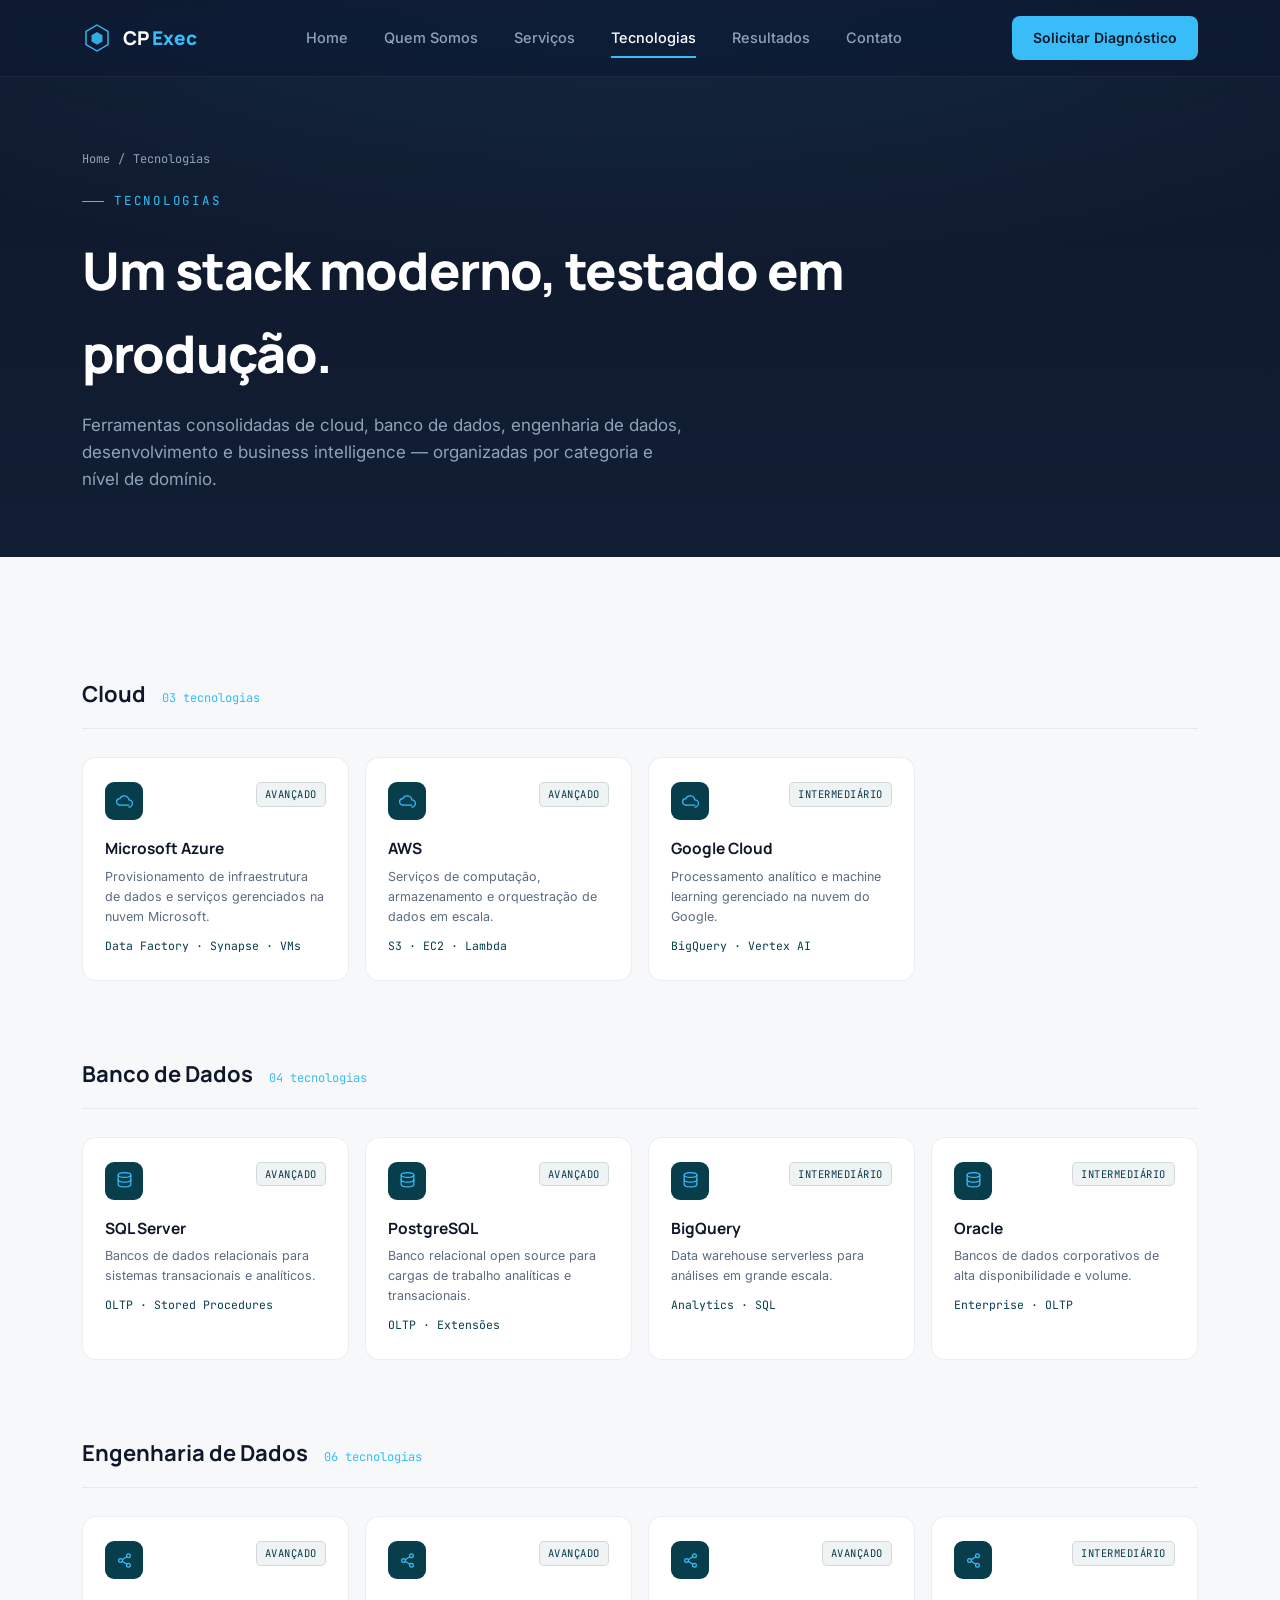
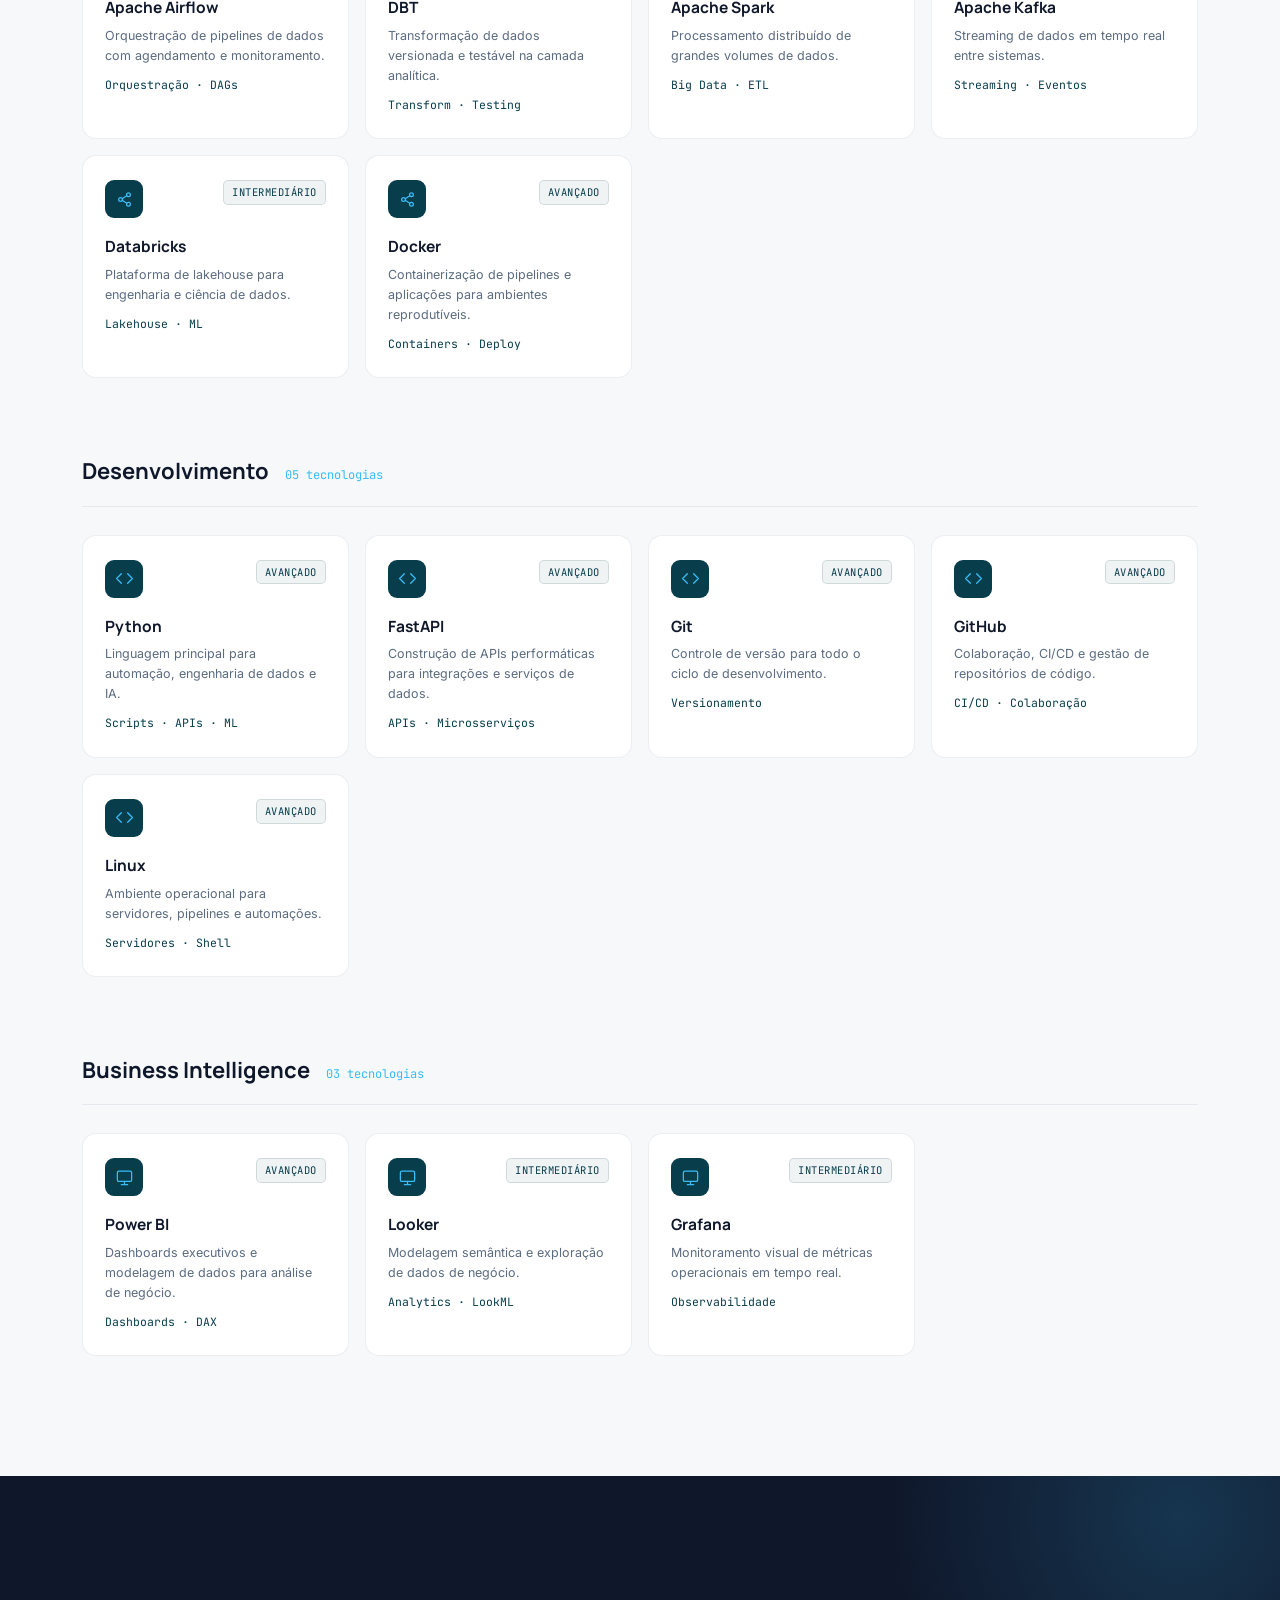
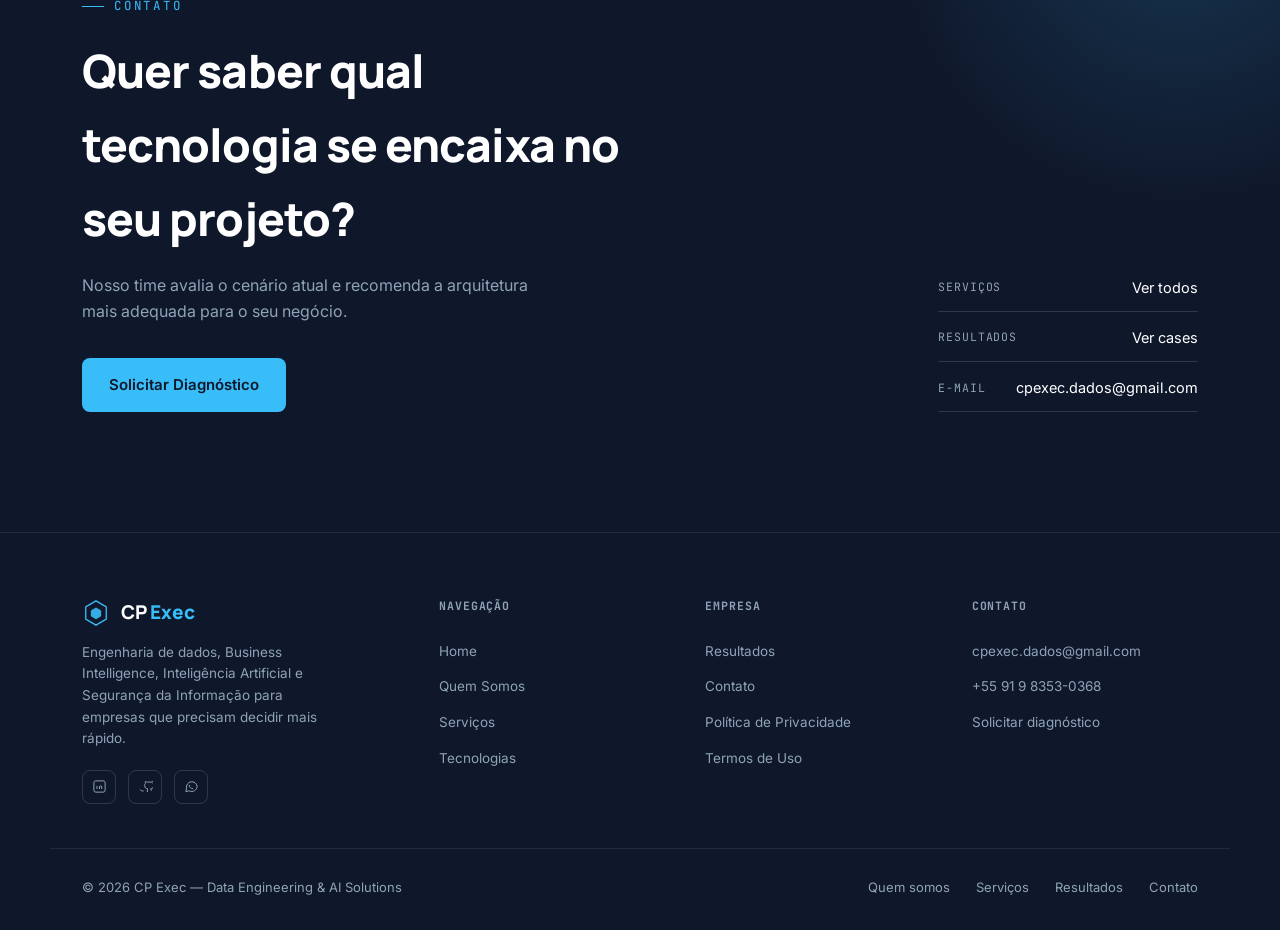
<file: tecnologias.html>
<!DOCTYPE html>
<html lang="pt-BR">
<head>
<meta charset="UTF-8">
<meta name="viewport" content="width=device-width, initial-scale=1.0">
<title>Tecnologias — CP Exec | Stack de Dados, Cloud e IA</title>
<meta name="description" content="Conheça o stack tecnológico da CP Exec: Azure, AWS, Google Cloud, PostgreSQL, Airflow, Spark, Databricks, Python, Power BI e mais.">
<meta name="keywords" content="tecnologias CP Exec, stack de dados, Azure, AWS, Python, Airflow, Power BI, Databricks">
<meta name="author" content="CP Exec">
<link rel="canonical" href="https://www.cpexec.com.br/tecnologias.html">

<!-- Open Graph -->
<meta property="og:type" content="website">
<meta property="og:site_name" content="CP Exec">
<meta property="og:title" content="Tecnologias — CP Exec | Stack de Dados, Cloud e IA">
<meta property="og:description" content="Conheça o stack tecnológico da CP Exec: Azure, AWS, Google Cloud, PostgreSQL, Airflow, Spark, Databricks, Python, Power BI e mais.">
<meta property="og:url" content="https://www.cpexec.com.br/tecnologias.html">
<meta property="og:image" content="https://www.cpexec.com.br/assets/images/og-cover.jpg">
<meta property="og:locale" content="pt_BR">
<meta name="twitter:card" content="summary_large_image">
<meta name="twitter:title" content="Tecnologias — CP Exec | Stack de Dados, Cloud e IA">
<meta name="twitter:description" content="Conheça o stack tecnológico da CP Exec: Azure, AWS, Google Cloud, PostgreSQL, Airflow, Spark, Databricks, Python, Power BI e mais.">

<link rel="icon" type="image/svg+xml" href="assets/icons/favicon.svg">
<link rel="preconnect" href="https://fonts.googleapis.com">
<link rel="preconnect" href="https://fonts.gstatic.com" crossorigin>
<link href="https://fonts.googleapis.com/css2?family=Manrope:wght@400;500;600;700;800&family=Inter:wght@400;500;600&family=JetBrains+Mono:wght@400;500&display=swap" rel="stylesheet">

<link rel="stylesheet" href="css/style.css">
<link rel="stylesheet" href="css/animations.css">
<link rel="stylesheet" href="css/responsive.css">
</head>
<body>
<a class="skip-link" href="#main">Pular para o conteúdo</a>
<header id="siteHeader">
  <nav class="wrap">
    <a href="index.html" class="logo" aria-label="CP Exec — página inicial">
      <svg width="30" height="30" viewBox="0 0 30 30" fill="none" aria-hidden="true">
        <path d="M15 2 L26 8.5 V21.5 L15 28 L4 21.5 V8.5 Z" stroke="#38BDF8" stroke-width="1.4"/>
        <path d="M15 9 L20.5 12.2 V18.6 L15 21.8 L9.5 18.6 V12.2 Z" fill="#38BDF8" opacity="0.9"/>
      </svg>
      <span class="logo-word">CP <span>Exec</span></span>
    </a>
    <div class="nav-links">
      <a href="index.html" class="nav-link">Home</a><a href="quem-somos.html" class="nav-link">Quem Somos</a><a href="servicos.html" class="nav-link">Serviços</a><a href="tecnologias.html" class="nav-link active">Tecnologias</a><a href="resultados.html" class="nav-link">Resultados</a><a href="contato.html" class="nav-link">Contato</a>
    </div>
    <div class="nav-cta">
      <a class="btn btn-primary" href="contato.html">Solicitar Diagnóstico</a>
    </div>
    <button class="nav-toggle" id="navToggle" aria-label="Abrir menu" aria-expanded="false" aria-controls="mobileMenu">
      <span></span><span></span><span></span>
    </button>
  </nav>
  <div class="mobile-menu" id="mobileMenu">
    <a href="index.html" class="">Home</a><a href="quem-somos.html" class="">Quem Somos</a><a href="servicos.html" class="">Serviços</a><a href="tecnologias.html" class="active">Tecnologias</a><a href="resultados.html" class="">Resultados</a><a href="contato.html" class="">Contato</a>
    <a class="btn btn-primary" href="contato.html">Solicitar Diagnóstico</a>
  </div>
</header>

<main id="main">

<section class="pretitle-bar">
  <div class="wrap">
    <div class="breadcrumb"><a href="index.html">Home</a> <span>/</span> <span>Tecnologias</span></div>
    <div class="eyebrow">TECNOLOGIAS</div>
    <h1>Um stack moderno, testado em produção.</h1>
    <p>Ferramentas consolidadas de cloud, banco de dados, engenharia de dados, desenvolvimento e business intelligence — organizadas por categoria e nível de domínio.</p>
  </div>
</section>

<section class="section-pad">
  <div class="wrap">
    <div class="tech-category reveal">
      <div class="tech-cat-head"><h3>Cloud</h3><span>03 tecnologias</span></div>
      <div class="tech-grid">
      <div class="tech-card">
      <div class="tech-top">
        <div class="tech-icon"><svg viewBox="0 0 24 24" fill="none" stroke-width="1.6" stroke-linecap="round" stroke-linejoin="round"><path d="M17.5 19a4.5 4.5 0 0 0 0-9 6 6 0 0 0-11.4-1.5A4 4 0 0 0 6 16.5"/><path d="M6 16.5h11.5"/></svg></div>
        <span class="tech-level">Avançado</span>
      </div>
      <h4>Microsoft Azure</h4>
      <p>Provisionamento de infraestrutura de dados e serviços gerenciados na nuvem Microsoft.</p>
      <div class="tech-apps">Data Factory · Synapse · VMs</div>
    </div>
      <div class="tech-card">
      <div class="tech-top">
        <div class="tech-icon"><svg viewBox="0 0 24 24" fill="none" stroke-width="1.6" stroke-linecap="round" stroke-linejoin="round"><path d="M17.5 19a4.5 4.5 0 0 0 0-9 6 6 0 0 0-11.4-1.5A4 4 0 0 0 6 16.5"/><path d="M6 16.5h11.5"/></svg></div>
        <span class="tech-level">Avançado</span>
      </div>
      <h4>AWS</h4>
      <p>Serviços de computação, armazenamento e orquestração de dados em escala.</p>
      <div class="tech-apps">S3 · EC2 · Lambda</div>
    </div>
      <div class="tech-card">
      <div class="tech-top">
        <div class="tech-icon"><svg viewBox="0 0 24 24" fill="none" stroke-width="1.6" stroke-linecap="round" stroke-linejoin="round"><path d="M17.5 19a4.5 4.5 0 0 0 0-9 6 6 0 0 0-11.4-1.5A4 4 0 0 0 6 16.5"/><path d="M6 16.5h11.5"/></svg></div>
        <span class="tech-level">Intermediário</span>
      </div>
      <h4>Google Cloud</h4>
      <p>Processamento analítico e machine learning gerenciado na nuvem do Google.</p>
      <div class="tech-apps">BigQuery · Vertex AI</div>
    </div>
      </div>
    </div>
    <div class="tech-category reveal">
      <div class="tech-cat-head"><h3>Banco de Dados</h3><span>04 tecnologias</span></div>
      <div class="tech-grid">
      <div class="tech-card">
      <div class="tech-top">
        <div class="tech-icon"><svg viewBox="0 0 24 24" fill="none" stroke-width="1.6" stroke-linecap="round" stroke-linejoin="round"><ellipse cx="12" cy="5" rx="8" ry="3"/><path d="M4 5v6c0 1.7 3.6 3 8 3s8-1.3 8-3V5"/><path d="M4 11v6c0 1.7 3.6 3 8 3s8-1.3 8-3v-6"/></svg></div>
        <span class="tech-level">Avançado</span>
      </div>
      <h4>SQL Server</h4>
      <p>Bancos de dados relacionais para sistemas transacionais e analíticos.</p>
      <div class="tech-apps">OLTP · Stored Procedures</div>
    </div>
      <div class="tech-card">
      <div class="tech-top">
        <div class="tech-icon"><svg viewBox="0 0 24 24" fill="none" stroke-width="1.6" stroke-linecap="round" stroke-linejoin="round"><ellipse cx="12" cy="5" rx="8" ry="3"/><path d="M4 5v6c0 1.7 3.6 3 8 3s8-1.3 8-3V5"/><path d="M4 11v6c0 1.7 3.6 3 8 3s8-1.3 8-3v-6"/></svg></div>
        <span class="tech-level">Avançado</span>
      </div>
      <h4>PostgreSQL</h4>
      <p>Banco relacional open source para cargas de trabalho analíticas e transacionais.</p>
      <div class="tech-apps">OLTP · Extensões</div>
    </div>
      <div class="tech-card">
      <div class="tech-top">
        <div class="tech-icon"><svg viewBox="0 0 24 24" fill="none" stroke-width="1.6" stroke-linecap="round" stroke-linejoin="round"><ellipse cx="12" cy="5" rx="8" ry="3"/><path d="M4 5v6c0 1.7 3.6 3 8 3s8-1.3 8-3V5"/><path d="M4 11v6c0 1.7 3.6 3 8 3s8-1.3 8-3v-6"/></svg></div>
        <span class="tech-level">Intermediário</span>
      </div>
      <h4>BigQuery</h4>
      <p>Data warehouse serverless para análises em grande escala.</p>
      <div class="tech-apps">Analytics · SQL</div>
    </div>
      <div class="tech-card">
      <div class="tech-top">
        <div class="tech-icon"><svg viewBox="0 0 24 24" fill="none" stroke-width="1.6" stroke-linecap="round" stroke-linejoin="round"><ellipse cx="12" cy="5" rx="8" ry="3"/><path d="M4 5v6c0 1.7 3.6 3 8 3s8-1.3 8-3V5"/><path d="M4 11v6c0 1.7 3.6 3 8 3s8-1.3 8-3v-6"/></svg></div>
        <span class="tech-level">Intermediário</span>
      </div>
      <h4>Oracle</h4>
      <p>Bancos de dados corporativos de alta disponibilidade e volume.</p>
      <div class="tech-apps">Enterprise · OLTP</div>
    </div>
      </div>
    </div>
    <div class="tech-category reveal">
      <div class="tech-cat-head"><h3>Engenharia de Dados</h3><span>06 tecnologias</span></div>
      <div class="tech-grid">
      <div class="tech-card">
      <div class="tech-top">
        <div class="tech-icon"><svg viewBox="0 0 24 24" fill="none" stroke-width="1.6" stroke-linecap="round" stroke-linejoin="round"><circle cx="7" cy="12" r="2.4"/><circle cx="17" cy="6" r="2.4"/><circle cx="17" cy="18" r="2.4"/><path d="M9.1 11l5.8-3.7M9.1 13l5.8 3.7"/></svg></div>
        <span class="tech-level">Avançado</span>
      </div>
      <h4>Apache Airflow</h4>
      <p>Orquestração de pipelines de dados com agendamento e monitoramento.</p>
      <div class="tech-apps">Orquestração · DAGs</div>
    </div>
      <div class="tech-card">
      <div class="tech-top">
        <div class="tech-icon"><svg viewBox="0 0 24 24" fill="none" stroke-width="1.6" stroke-linecap="round" stroke-linejoin="round"><circle cx="7" cy="12" r="2.4"/><circle cx="17" cy="6" r="2.4"/><circle cx="17" cy="18" r="2.4"/><path d="M9.1 11l5.8-3.7M9.1 13l5.8 3.7"/></svg></div>
        <span class="tech-level">Avançado</span>
      </div>
      <h4>DBT</h4>
      <p>Transformação de dados versionada e testável na camada analítica.</p>
      <div class="tech-apps">Transform · Testing</div>
    </div>
      <div class="tech-card">
      <div class="tech-top">
        <div class="tech-icon"><svg viewBox="0 0 24 24" fill="none" stroke-width="1.6" stroke-linecap="round" stroke-linejoin="round"><circle cx="7" cy="12" r="2.4"/><circle cx="17" cy="6" r="2.4"/><circle cx="17" cy="18" r="2.4"/><path d="M9.1 11l5.8-3.7M9.1 13l5.8 3.7"/></svg></div>
        <span class="tech-level">Avançado</span>
      </div>
      <h4>Apache Spark</h4>
      <p>Processamento distribuído de grandes volumes de dados.</p>
      <div class="tech-apps">Big Data · ETL</div>
    </div>
      <div class="tech-card">
      <div class="tech-top">
        <div class="tech-icon"><svg viewBox="0 0 24 24" fill="none" stroke-width="1.6" stroke-linecap="round" stroke-linejoin="round"><circle cx="7" cy="12" r="2.4"/><circle cx="17" cy="6" r="2.4"/><circle cx="17" cy="18" r="2.4"/><path d="M9.1 11l5.8-3.7M9.1 13l5.8 3.7"/></svg></div>
        <span class="tech-level">Intermediário</span>
      </div>
      <h4>Apache Kafka</h4>
      <p>Streaming de dados em tempo real entre sistemas.</p>
      <div class="tech-apps">Streaming · Eventos</div>
    </div>
      <div class="tech-card">
      <div class="tech-top">
        <div class="tech-icon"><svg viewBox="0 0 24 24" fill="none" stroke-width="1.6" stroke-linecap="round" stroke-linejoin="round"><circle cx="7" cy="12" r="2.4"/><circle cx="17" cy="6" r="2.4"/><circle cx="17" cy="18" r="2.4"/><path d="M9.1 11l5.8-3.7M9.1 13l5.8 3.7"/></svg></div>
        <span class="tech-level">Intermediário</span>
      </div>
      <h4>Databricks</h4>
      <p>Plataforma de lakehouse para engenharia e ciência de dados.</p>
      <div class="tech-apps">Lakehouse · ML</div>
    </div>
      <div class="tech-card">
      <div class="tech-top">
        <div class="tech-icon"><svg viewBox="0 0 24 24" fill="none" stroke-width="1.6" stroke-linecap="round" stroke-linejoin="round"><circle cx="7" cy="12" r="2.4"/><circle cx="17" cy="6" r="2.4"/><circle cx="17" cy="18" r="2.4"/><path d="M9.1 11l5.8-3.7M9.1 13l5.8 3.7"/></svg></div>
        <span class="tech-level">Avançado</span>
      </div>
      <h4>Docker</h4>
      <p>Containerização de pipelines e aplicações para ambientes reprodutíveis.</p>
      <div class="tech-apps">Containers · Deploy</div>
    </div>
      </div>
    </div>
    <div class="tech-category reveal">
      <div class="tech-cat-head"><h3>Desenvolvimento</h3><span>05 tecnologias</span></div>
      <div class="tech-grid">
      <div class="tech-card">
      <div class="tech-top">
        <div class="tech-icon"><svg viewBox="0 0 24 24" fill="none" stroke-width="1.6" stroke-linecap="round" stroke-linejoin="round"><path d="M8 6L2 12l6 6M16 6l6 6-6 6"/></svg></div>
        <span class="tech-level">Avançado</span>
      </div>
      <h4>Python</h4>
      <p>Linguagem principal para automação, engenharia de dados e IA.</p>
      <div class="tech-apps">Scripts · APIs · ML</div>
    </div>
      <div class="tech-card">
      <div class="tech-top">
        <div class="tech-icon"><svg viewBox="0 0 24 24" fill="none" stroke-width="1.6" stroke-linecap="round" stroke-linejoin="round"><path d="M8 6L2 12l6 6M16 6l6 6-6 6"/></svg></div>
        <span class="tech-level">Avançado</span>
      </div>
      <h4>FastAPI</h4>
      <p>Construção de APIs performáticas para integrações e serviços de dados.</p>
      <div class="tech-apps">APIs · Microsserviços</div>
    </div>
      <div class="tech-card">
      <div class="tech-top">
        <div class="tech-icon"><svg viewBox="0 0 24 24" fill="none" stroke-width="1.6" stroke-linecap="round" stroke-linejoin="round"><path d="M8 6L2 12l6 6M16 6l6 6-6 6"/></svg></div>
        <span class="tech-level">Avançado</span>
      </div>
      <h4>Git</h4>
      <p>Controle de versão para todo o ciclo de desenvolvimento.</p>
      <div class="tech-apps">Versionamento</div>
    </div>
      <div class="tech-card">
      <div class="tech-top">
        <div class="tech-icon"><svg viewBox="0 0 24 24" fill="none" stroke-width="1.6" stroke-linecap="round" stroke-linejoin="round"><path d="M8 6L2 12l6 6M16 6l6 6-6 6"/></svg></div>
        <span class="tech-level">Avançado</span>
      </div>
      <h4>GitHub</h4>
      <p>Colaboração, CI/CD e gestão de repositórios de código.</p>
      <div class="tech-apps">CI/CD · Colaboração</div>
    </div>
      <div class="tech-card">
      <div class="tech-top">
        <div class="tech-icon"><svg viewBox="0 0 24 24" fill="none" stroke-width="1.6" stroke-linecap="round" stroke-linejoin="round"><path d="M8 6L2 12l6 6M16 6l6 6-6 6"/></svg></div>
        <span class="tech-level">Avançado</span>
      </div>
      <h4>Linux</h4>
      <p>Ambiente operacional para servidores, pipelines e automações.</p>
      <div class="tech-apps">Servidores · Shell</div>
    </div>
      </div>
    </div>
    <div class="tech-category reveal">
      <div class="tech-cat-head"><h3>Business Intelligence</h3><span>03 tecnologias</span></div>
      <div class="tech-grid">
      <div class="tech-card">
      <div class="tech-top">
        <div class="tech-icon"><svg viewBox="0 0 24 24" fill="none" stroke-width="1.6" stroke-linecap="round" stroke-linejoin="round"><rect x="3" y="4" width="18" height="13" rx="2"/><path d="M8 21h8M12 17v4"/></svg></div>
        <span class="tech-level">Avançado</span>
      </div>
      <h4>Power BI</h4>
      <p>Dashboards executivos e modelagem de dados para análise de negócio.</p>
      <div class="tech-apps">Dashboards · DAX</div>
    </div>
      <div class="tech-card">
      <div class="tech-top">
        <div class="tech-icon"><svg viewBox="0 0 24 24" fill="none" stroke-width="1.6" stroke-linecap="round" stroke-linejoin="round"><rect x="3" y="4" width="18" height="13" rx="2"/><path d="M8 21h8M12 17v4"/></svg></div>
        <span class="tech-level">Intermediário</span>
      </div>
      <h4>Looker</h4>
      <p>Modelagem semântica e exploração de dados de negócio.</p>
      <div class="tech-apps">Analytics · LookML</div>
    </div>
      <div class="tech-card">
      <div class="tech-top">
        <div class="tech-icon"><svg viewBox="0 0 24 24" fill="none" stroke-width="1.6" stroke-linecap="round" stroke-linejoin="round"><rect x="3" y="4" width="18" height="13" rx="2"/><path d="M8 21h8M12 17v4"/></svg></div>
        <span class="tech-level">Intermediário</span>
      </div>
      <h4>Grafana</h4>
      <p>Monitoramento visual de métricas operacionais em tempo real.</p>
      <div class="tech-apps">Observabilidade</div>
    </div>
      </div>
    </div>
  </div>
</section>

<section class="cta">
  <div class="wrap cta-inner">
    <div>
      <div class="eyebrow">CONTATO</div>
      <h2>Quer saber qual tecnologia se encaixa no seu projeto?</h2>
      <p>Nosso time avalia o cenário atual e recomenda a arquitetura mais adequada para o seu negócio.</p>
      <a class="btn btn-primary" href="contato.html">Solicitar Diagnóstico</a>
    </div>
    <div class="contact-links">
      <a href="servicos.html"><span class="label">Serviços</span> Ver todos</a>
      <a href="resultados.html"><span class="label">Resultados</span> Ver cases</a>
      <a href="mailto:cpexec.dados@gmail.com"><span class="label">E-mail</span> cpexec.dados@gmail.com</a>
    </div>
  </div>
</section>

</main>
<footer>
  <div class="wrap footer-grid">
    <div class="footer-brand">
      <div class="logo">
        <svg width="28" height="28" viewBox="0 0 30 30" fill="none" aria-hidden="true">
          <path d="M15 2 L26 8.5 V21.5 L15 28 L4 21.5 V8.5 Z" stroke="#38BDF8" stroke-width="1.4"/>
          <path d="M15 9 L20.5 12.2 V18.6 L15 21.8 L9.5 18.6 V12.2 Z" fill="#38BDF8" opacity="0.9"/>
        </svg>
        <span class="logo-word">CP <span>Exec</span></span>
      </div>
      <p>Engenharia de dados, Business Intelligence, Inteligência Artificial e Segurança da Informação para empresas que precisam decidir mais rápido.</p>
      <div class="footer-social">
        <a href="https://www.linkedin.com/company/cp-exec/" aria-label="LinkedIn"><svg viewBox="0 0 24 24" fill="none" stroke-width="1.6"><rect x="3" y="3" width="18" height="18" rx="3"/><path d="M8 11v5M8 8v.01M12 16v-3.2c0-1.1.7-1.8 1.8-1.8s1.8.7 1.8 1.8V16"/></svg></a>
        <a href="https://github.com/CamyVick" aria-label="GitHub"><svg viewBox="0 0 24 24" fill="none" stroke-width="1.6"><path d="M9 19c-4 1.5-4-2-6-2m12 4v-3.4c0-.9.3-1.5.7-1.9-2.5-.3-5.1-1.3-5.1-5.6 0-1.2.4-2.2 1.2-3-.1-.3-.5-1.5.1-3.1 0 0 1-.3 3.2 1.2a11 11 0 0 1 5.8 0c2.2-1.5 3.2-1.2 3.2-1.2.6 1.6.2 2.8.1 3.1.8.8 1.2 1.8 1.2 3 0 4.3-2.6 5.3-5.1 5.6.4.4.8 1.1.8 2.2V19"/></svg></a>
        <a href="https://wa.me/5591983530368" aria-label="WhatsApp"><svg viewBox="0 0 24 24" fill="none" stroke-width="1.6"><path d="M21 11.5a8.5 8.5 0 0 1-12.4 7.5L3 20l1.1-5.5A8.5 8.5 0 1 1 21 11.5Z"/><path d="M8.5 9.5c0 3.5 2.5 6 6 6"/></svg></a>
      </div>
    </div>
    <div class="footer-col">
      <h5>Navegação</h5>
      <a href="index.html">Home</a>
      <a href="quem-somos.html">Quem Somos</a>
      <a href="servicos.html">Serviços</a>
      <a href="tecnologias.html">Tecnologias</a>
    </div>
    <div class="footer-col">
      <h5>Empresa</h5>
      <a href="resultados.html">Resultados</a>
      <a href="contato.html">Contato</a>
      <a href="privacidade.html">Política de Privacidade</a>
      <a href="termos.html">Termos de Uso</a>
    </div>
    <div class="footer-col">
      <h5>Contato</h5>
      <a href="mailto:cpexec.dados@gmail.com">cpexec.dados@gmail.com</a>
      <a href="tel:+5591983530368">+55 91 9 8353-0368</a>
      <a href="contato.html">Solicitar diagnóstico</a>
    </div>
  </div>
  <div class="wrap bottom">
    <span class="fine">© 2026 CP Exec — Data Engineering &amp; AI Solutions</span>
    <div class="fnav">
      <a href="quem-somos.html">Quem somos</a>
      <a href="servicos.html">Serviços</a>
      <a href="resultados.html">Resultados</a>
      <a href="contato.html">Contato</a>
    </div>
  </div>
</footer>

<script src="js/animations.js"></script>
<script src="js/main.js"></script>
</body>
</html>
</file>
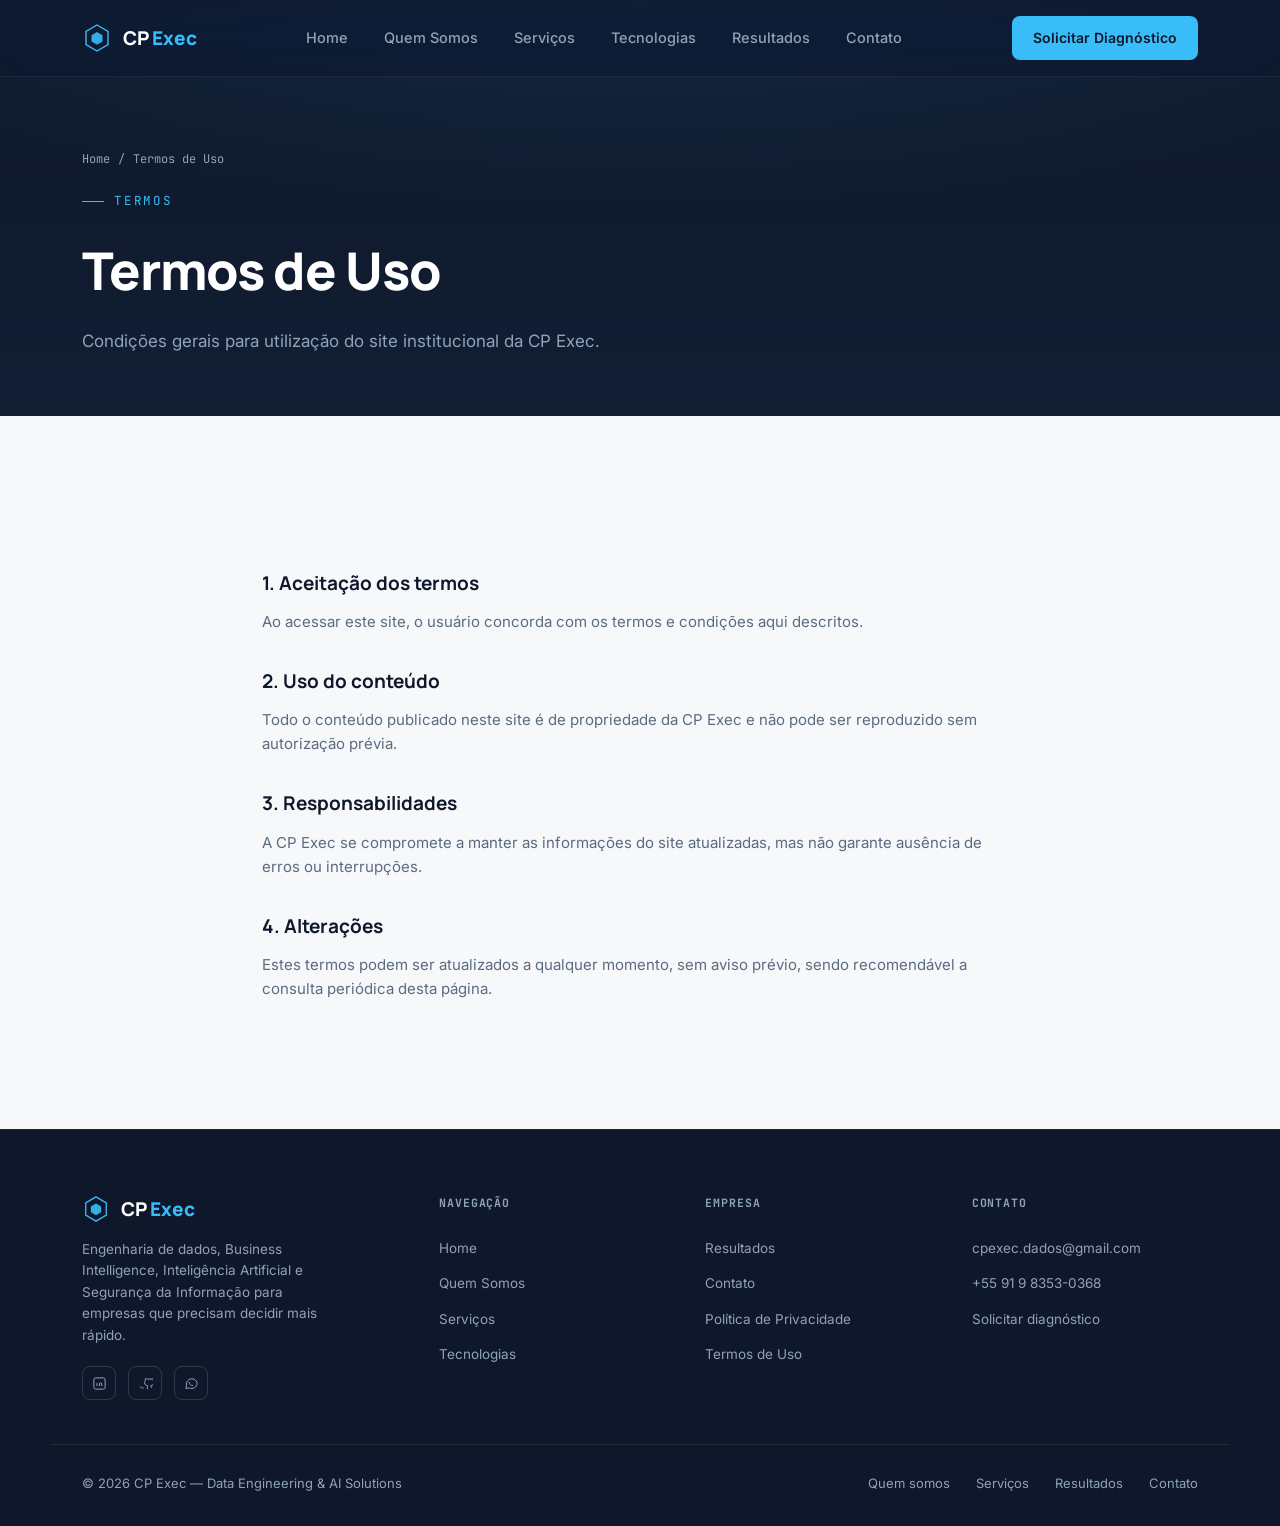
<file: termos.html>
<!DOCTYPE html>
<html lang="pt-BR">
<head>
<meta charset="UTF-8">
<meta name="viewport" content="width=device-width, initial-scale=1.0">
<title>Termos de Uso — CP Exec</title>
<meta name="description" content="Termos de Uso do site institucional da CP Exec.">
<meta name="keywords" content="termos de uso, CP Exec">
<meta name="author" content="CP Exec">
<link rel="canonical" href="https://www.cpexec.com.br/termos.html">

<!-- Open Graph -->
<meta property="og:type" content="website">
<meta property="og:site_name" content="CP Exec">
<meta property="og:title" content="Termos de Uso — CP Exec">
<meta property="og:description" content="Termos de Uso do site institucional da CP Exec.">
<meta property="og:url" content="https://www.cpexec.com.br/termos.html">
<meta property="og:image" content="https://www.cpexec.com.br/assets/images/og-cover.jpg">
<meta property="og:locale" content="pt_BR">
<meta name="twitter:card" content="summary_large_image">
<meta name="twitter:title" content="Termos de Uso — CP Exec">
<meta name="twitter:description" content="Termos de Uso do site institucional da CP Exec.">

<link rel="icon" type="image/svg+xml" href="assets/icons/favicon.svg">
<link rel="preconnect" href="https://fonts.googleapis.com">
<link rel="preconnect" href="https://fonts.gstatic.com" crossorigin>
<link href="https://fonts.googleapis.com/css2?family=Manrope:wght@400;500;600;700;800&family=Inter:wght@400;500;600&family=JetBrains+Mono:wght@400;500&display=swap" rel="stylesheet">

<link rel="stylesheet" href="css/style.css">
<link rel="stylesheet" href="css/animations.css">
<link rel="stylesheet" href="css/responsive.css">
</head>
<body>
<a class="skip-link" href="#main">Pular para o conteúdo</a>
<header id="siteHeader">
  <nav class="wrap">
    <a href="index.html" class="logo" aria-label="CP Exec — página inicial">
      <svg width="30" height="30" viewBox="0 0 30 30" fill="none" aria-hidden="true">
        <path d="M15 2 L26 8.5 V21.5 L15 28 L4 21.5 V8.5 Z" stroke="#38BDF8" stroke-width="1.4"/>
        <path d="M15 9 L20.5 12.2 V18.6 L15 21.8 L9.5 18.6 V12.2 Z" fill="#38BDF8" opacity="0.9"/>
      </svg>
      <span class="logo-word">CP <span>Exec</span></span>
    </a>
    <div class="nav-links">
      <a href="index.html" class="nav-link">Home</a><a href="quem-somos.html" class="nav-link">Quem Somos</a><a href="servicos.html" class="nav-link">Serviços</a><a href="tecnologias.html" class="nav-link">Tecnologias</a><a href="resultados.html" class="nav-link">Resultados</a><a href="contato.html" class="nav-link">Contato</a>
    </div>
    <div class="nav-cta">
      <a class="btn btn-primary" href="contato.html">Solicitar Diagnóstico</a>
    </div>
    <button class="nav-toggle" id="navToggle" aria-label="Abrir menu" aria-expanded="false" aria-controls="mobileMenu">
      <span></span><span></span><span></span>
    </button>
  </nav>
  <div class="mobile-menu" id="mobileMenu">
    <a href="index.html" class="">Home</a><a href="quem-somos.html" class="">Quem Somos</a><a href="servicos.html" class="">Serviços</a><a href="tecnologias.html" class="">Tecnologias</a><a href="resultados.html" class="">Resultados</a><a href="contato.html" class="">Contato</a>
    <a class="btn btn-primary" href="contato.html">Solicitar Diagnóstico</a>
  </div>
</header>

<main id="main">
<section class="pretitle-bar" style="padding:150px 0 60px;">
  <div class="wrap">
    <div class="breadcrumb"><a href="index.html">Home</a> <span>/</span> <span>Termos de Uso</span></div>
    <div class="eyebrow">TERMOS</div>
    <h1>Termos de Uso</h1>
    <p>Condições gerais para utilização do site institucional da CP Exec.</p>
  </div>
</section>
<section class="section-pad">
  <div class="wrap" style="max-width:820px;">
    <h3 style="font-family:var(--display); font-size:19px; color:var(--navy); margin:32px 0 12px; font-weight:700;">1. Aceitação dos termos</h3><p style="color:#5B6B80; font-size:15px; margin-bottom:8px;">Ao acessar este site, o usuário concorda com os termos e condições aqui descritos.</p><h3 style="font-family:var(--display); font-size:19px; color:var(--navy); margin:32px 0 12px; font-weight:700;">2. Uso do conteúdo</h3><p style="color:#5B6B80; font-size:15px; margin-bottom:8px;">Todo o conteúdo publicado neste site é de propriedade da CP Exec e não pode ser reproduzido sem autorização prévia.</p><h3 style="font-family:var(--display); font-size:19px; color:var(--navy); margin:32px 0 12px; font-weight:700;">3. Responsabilidades</h3><p style="color:#5B6B80; font-size:15px; margin-bottom:8px;">A CP Exec se compromete a manter as informações do site atualizadas, mas não garante ausência de erros ou interrupções.</p><h3 style="font-family:var(--display); font-size:19px; color:var(--navy); margin:32px 0 12px; font-weight:700;">4. Alterações</h3><p style="color:#5B6B80; font-size:15px; margin-bottom:8px;">Estes termos podem ser atualizados a qualquer momento, sem aviso prévio, sendo recomendável a consulta periódica desta página.</p>
  </div>
</section>
</main>
<footer>
  <div class="wrap footer-grid">
    <div class="footer-brand">
      <div class="logo">
        <svg width="28" height="28" viewBox="0 0 30 30" fill="none" aria-hidden="true">
          <path d="M15 2 L26 8.5 V21.5 L15 28 L4 21.5 V8.5 Z" stroke="#38BDF8" stroke-width="1.4"/>
          <path d="M15 9 L20.5 12.2 V18.6 L15 21.8 L9.5 18.6 V12.2 Z" fill="#38BDF8" opacity="0.9"/>
        </svg>
        <span class="logo-word">CP <span>Exec</span></span>
      </div>
      <p>Engenharia de dados, Business Intelligence, Inteligência Artificial e Segurança da Informação para empresas que precisam decidir mais rápido.</p>
      <div class="footer-social">
        <a href="https://www.linkedin.com/company/cp-exec/" aria-label="LinkedIn"><svg viewBox="0 0 24 24" fill="none" stroke-width="1.6"><rect x="3" y="3" width="18" height="18" rx="3"/><path d="M8 11v5M8 8v.01M12 16v-3.2c0-1.1.7-1.8 1.8-1.8s1.8.7 1.8 1.8V16"/></svg></a>
        <a href="https://github.com/CamyVick" aria-label="GitHub"><svg viewBox="0 0 24 24" fill="none" stroke-width="1.6"><path d="M9 19c-4 1.5-4-2-6-2m12 4v-3.4c0-.9.3-1.5.7-1.9-2.5-.3-5.1-1.3-5.1-5.6 0-1.2.4-2.2 1.2-3-.1-.3-.5-1.5.1-3.1 0 0 1-.3 3.2 1.2a11 11 0 0 1 5.8 0c2.2-1.5 3.2-1.2 3.2-1.2.6 1.6.2 2.8.1 3.1.8.8 1.2 1.8 1.2 3 0 4.3-2.6 5.3-5.1 5.6.4.4.8 1.1.8 2.2V19"/></svg></a>
        <a href="https://wa.me/5591983530368" aria-label="WhatsApp"><svg viewBox="0 0 24 24" fill="none" stroke-width="1.6"><path d="M21 11.5a8.5 8.5 0 0 1-12.4 7.5L3 20l1.1-5.5A8.5 8.5 0 1 1 21 11.5Z"/><path d="M8.5 9.5c0 3.5 2.5 6 6 6"/></svg></a>
      </div>
    </div>
    <div class="footer-col">
      <h5>Navegação</h5>
      <a href="index.html">Home</a>
      <a href="quem-somos.html">Quem Somos</a>
      <a href="servicos.html">Serviços</a>
      <a href="tecnologias.html">Tecnologias</a>
    </div>
    <div class="footer-col">
      <h5>Empresa</h5>
      <a href="resultados.html">Resultados</a>
      <a href="contato.html">Contato</a>
      <a href="privacidade.html">Política de Privacidade</a>
      <a href="termos.html">Termos de Uso</a>
    </div>
    <div class="footer-col">
      <h5>Contato</h5>
      <a href="mailto:cpexec.dados@gmail.com">cpexec.dados@gmail.com</a>
      <a href="tel:+5591983530368">+55 91 9 8353-0368</a>
      <a href="contato.html">Solicitar diagnóstico</a>
    </div>
  </div>
  <div class="wrap bottom">
    <span class="fine">© 2026 CP Exec — Data Engineering &amp; AI Solutions</span>
    <div class="fnav">
      <a href="quem-somos.html">Quem somos</a>
      <a href="servicos.html">Serviços</a>
      <a href="resultados.html">Resultados</a>
      <a href="contato.html">Contato</a>
    </div>
  </div>
</footer>

<script src="js/animations.js"></script>
<script src="js/main.js"></script>
</body>
</html>
</file>
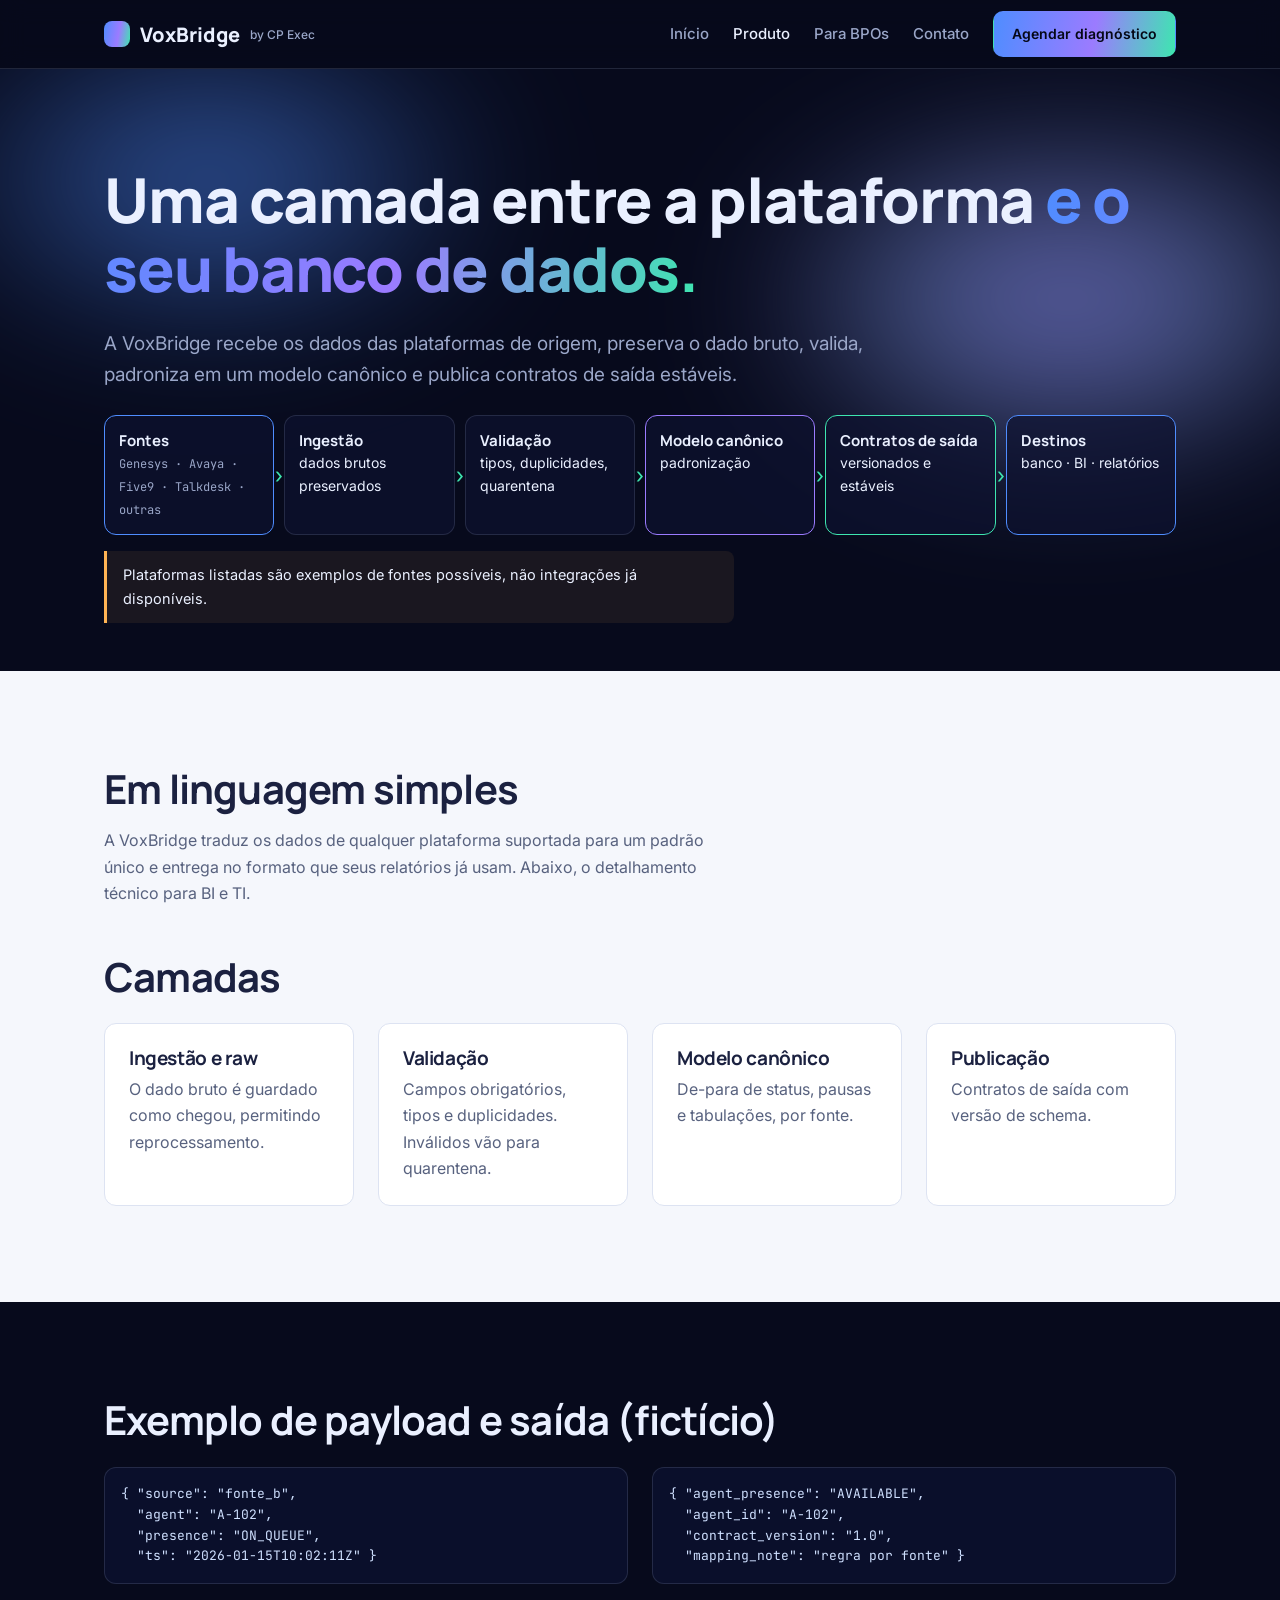
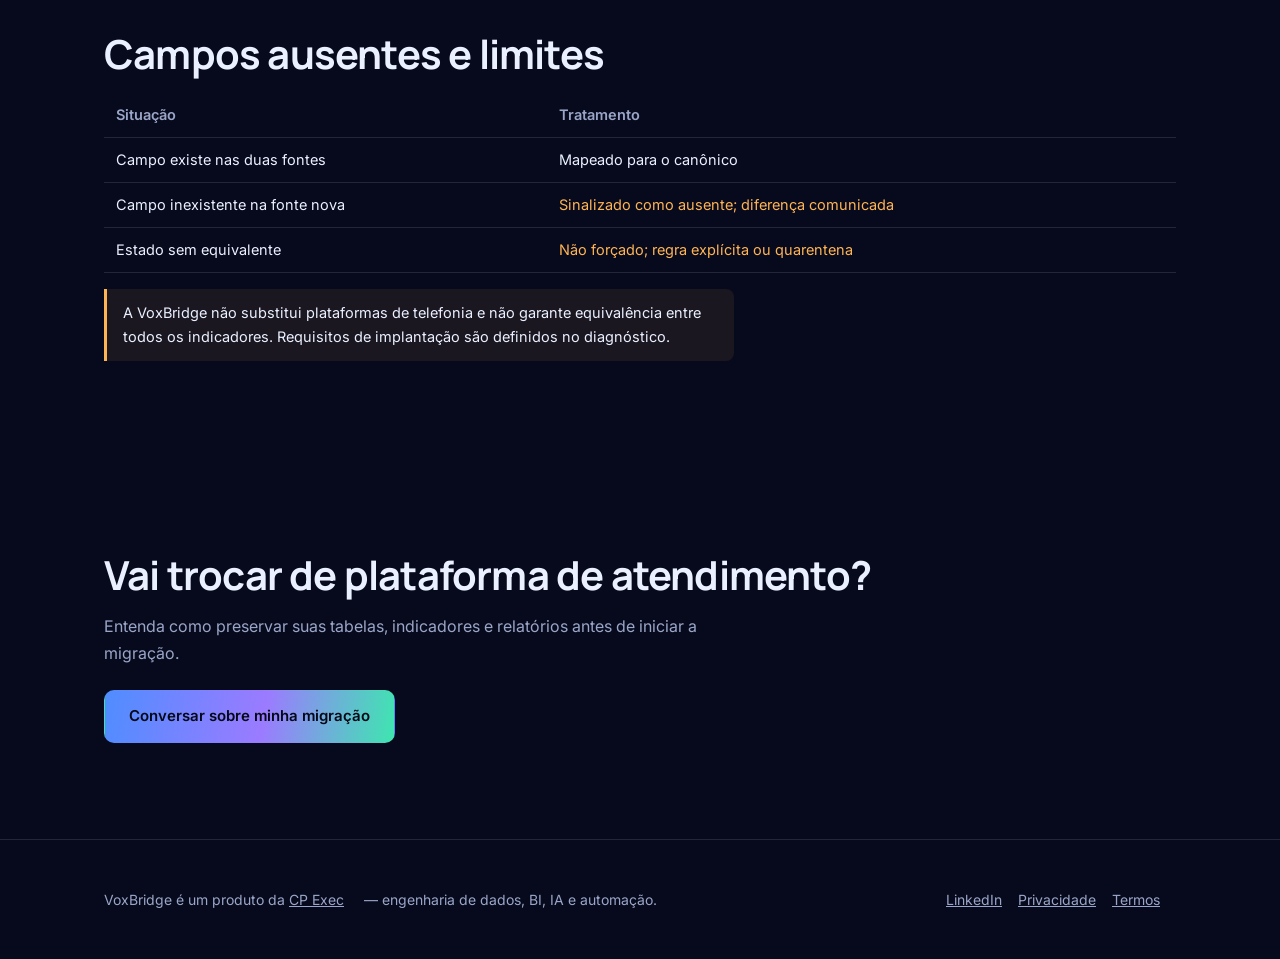
<file: voxbridge.html>
<!DOCTYPE html>
<html lang="pt-BR"><head><meta charset="UTF-8"><meta name="viewport" content="width=device-width,initial-scale=1">
<title>VoxBridge: camada de compatibilidade de dados para contact centers | CP Exec</title><meta name="description" content="Como a VoxBridge faz migração de plataforma de contact center sem quebrar tabelas e relatórios: modelo canônico, validação, quarentena e contratos de saída versionados.">
<link rel="canonical" href="https://www.cpexec.com.br/voxbridge.html">
<meta property="og:type" content="website"><meta property="og:locale" content="pt_BR"><meta property="og:site_name" content="VoxBridge by CP Exec">
<meta property="og:title" content="VoxBridge: camada de compatibilidade de dados para contact centers | CP Exec"><meta property="og:description" content="Como a VoxBridge faz migração de plataforma de contact center sem quebrar tabelas e relatórios: modelo canônico, validação, quarentena e contratos de saída versionados."><meta property="og:url" content="https://www.cpexec.com.br/voxbridge.html">
<meta name="theme-color" content="#070A1C"><link rel="icon" href="assets/icons/favicon.svg" type="image/svg+xml">
<link rel="preconnect" href="https://fonts.googleapis.com"><link rel="preconnect" href="https://fonts.gstatic.com" crossorigin>
<link href="https://fonts.googleapis.com/css2?family=Manrope:wght@500;700;800&family=Inter:wght@400;500;600&family=JetBrains+Mono:wght@400;500&display=swap" rel="stylesheet">
<link rel="stylesheet" href="css/vox.css"></head><body>
<a class="skip" href="#main">Pular para o conteúdo</a><div id="site-header"></div><main id="main">
<div class="hero"><div class="wrap"><h1>Uma camada entre a plataforma <span>e o seu banco de dados.</span></h1>
<p class="lead">A VoxBridge recebe os dados das plataformas de origem, preserva o dado bruto, valida, padroniza em um modelo canônico e publica contratos de saída estáveis.</p><div class="pipe" role="img" aria-label="Fluxo: fontes, ingestão, validação, modelo canônico, contratos de saída, destinos">
<div class="node b"><strong>Fontes</strong><span class="src">Genesys · Avaya · Five9 · Talkdesk · outras</span></div>
<div class="node"><strong>Ingestão</strong>dados brutos preservados</div>
<div class="node"><strong>Validação</strong>tipos, duplicidades, quarentena</div>
<div class="node v"><strong>Modelo canônico</strong>padronização</div>
<div class="node k"><strong>Contratos de saída</strong>versionados e estáveis</div>
<div class="node b"><strong>Destinos</strong>banco · BI · relatórios</div></div>
<p class="note">Plataformas listadas são exemplos de fontes possíveis, não integrações já disponíveis.</p></div></div>
<section class="light"><div class="wrap"><h2>Em linguagem simples</h2><p class="mute">A VoxBridge traduz os dados de qualquer plataforma suportada para um padrão único e entrega no formato que seus relatórios já usam. Abaixo, o detalhamento técnico para BI e TI.</p><h2 style="margin-top:48px">Camadas</h2><div class="grid">
<div class="card"><h3>Ingestão e raw</h3><p class="mute">O dado bruto é guardado como chegou, permitindo reprocessamento.</p></div>
<div class="card"><h3>Validação</h3><p class="mute">Campos obrigatórios, tipos e duplicidades. Inválidos vão para quarentena.</p></div>
<div class="card"><h3>Modelo canônico</h3><p class="mute">De-para de status, pausas e tabulações, por fonte.</p></div>
<div class="card"><h3>Publicação</h3><p class="mute">Contratos de saída com versão de schema.</p></div></div></div></section>
<section><div class="wrap"><h2>Exemplo de payload e saída (fictício)</h2><div class="two">
<pre>{ "source": "fonte_b",
  "agent": "A-102",
  "presence": "ON_QUEUE",
  "ts": "2026-01-15T10:02:11Z" }</pre>
<pre>{ "agent_presence": "AVAILABLE",
  "agent_id": "A-102",
  "contract_version": "1.0",
  "mapping_note": "regra por fonte" }</pre></div>
<h2 style="margin-top:48px">Campos ausentes e limites</h2>
<table><tr><th>Situação</th><th>Tratamento</th></tr>
<tr><td>Campo existe nas duas fontes</td><td>Mapeado para o canônico</td></tr>
<tr><td>Campo inexistente na fonte nova</td><td class="warn">Sinalizado como ausente; diferença comunicada</td></tr>
<tr><td>Estado sem equivalente</td><td class="warn">Não forçado; regra explícita ou quarentena</td></tr></table>
<p class="note">A VoxBridge não substitui plataformas de telefonia e não garante equivalência entre todos os indicadores. Requisitos de implantação são definidos no diagnóstico.</p></div></section><section><div class="wrap"><h2>Vai trocar de plataforma de atendimento?</h2><p class="mute">Entenda como preservar suas tabelas, indicadores e relatórios antes de iniciar a migração.</p><p style="margin-top:24px"><a class="btn btn-p" href="contato.html">Conversar sobre minha migração</a></p></div></section></main><div id="site-footer"></div><script src="js/vox.js"></script></body></html>
</file>
<file: css/vox.css>
/* VoxBridge — tokens + componentes (aurora: azul, roxo, verde) */
:root{
  --bg:#070A1C; --bg2:#0D1230; --ink:#EAF0FF; --mute:#9AA6C8; --line:rgba(154,166,200,.18);
  --blue:#4F8DFF; --violet:#9B7BFF; --green:#3EE6B0; --amber:#FFB454; --red:#FF6B7A;
  --paper:#F5F7FC; --text:#1B2140;
  --aurora:linear-gradient(100deg,var(--blue),var(--violet) 55%,var(--green));
  --r:12px; --s1:8px; --s2:16px; --s3:24px; --s4:48px; --s5:96px; --max:1120px;
  --display:'Manrope',system-ui,sans-serif; --body:'Inter',system-ui,sans-serif; --mono:'JetBrains Mono',ui-monospace,monospace;
}
*{box-sizing:border-box;margin:0}
html{scroll-behavior:smooth}
body{font:16px/1.65 var(--body);background:var(--bg);color:var(--ink);-webkit-font-smoothing:antialiased}
a{color:inherit}
.wrap{max-width:var(--max);margin:auto;padding:0 var(--s3)}
.skip{position:absolute;left:-999px}.skip:focus{left:8px;top:8px;background:var(--green);color:#04120d;padding:10px 16px;border-radius:8px;z-index:99}
:focus-visible{outline:2px solid var(--green);outline-offset:3px}
h1,h2,h3{font-family:var(--display);line-height:1.12;letter-spacing:-.02em}
h1{font-size:clamp(34px,5.4vw,62px);font-weight:800}
h2{font-size:clamp(26px,3.4vw,40px);font-weight:700;margin-bottom:var(--s2)}
h3{font-size:19px;font-weight:700;margin-bottom:6px}
p{max-width:64ch}.mute{color:var(--mute)}
/* header */
header{position:sticky;top:0;z-index:50;background:rgba(7,10,28,.82);backdrop-filter:blur(12px);border-bottom:1px solid var(--line)}
header .wrap{display:flex;align-items:center;justify-content:space-between;height:68px;gap:var(--s2)}
.logo{font:800 20px var(--display);text-decoration:none;display:flex;align-items:center;gap:10px}
.logo i{width:26px;height:26px;border-radius:8px;background:var(--aurora);display:block}
.logo small{font:500 12px var(--body);color:var(--mute)}
nav{display:flex;align-items:center;gap:var(--s3)}
nav a{text-decoration:none;color:var(--mute);font-size:15px;font-weight:500;padding:6px 0}
nav a:hover,nav a[aria-current]{color:var(--ink)}
.menu{display:none;background:none;border:1px solid var(--line);color:var(--ink);border-radius:8px;padding:8px 12px;font:inherit}
/* buttons */
.btn{display:inline-block;padding:13px 24px;border-radius:10px;font-weight:600;text-decoration:none;border:1px solid transparent;cursor:pointer;font-size:15px;font-family:inherit}
.btn-p{background:var(--aurora);color:#050816}
.btn-p:hover{filter:brightness(1.1)}
.btn-g{border-color:var(--line);color:var(--ink)}.btn-g:hover{border-color:var(--green)}
.btn[disabled]{opacity:.6;cursor:wait}
/* hero aurora */
.hero{position:relative;overflow:hidden;padding:var(--s5) 0 var(--s4);isolation:isolate}
.hero::before,.hero::after{content:"";position:absolute;z-index:-1;filter:blur(70px);opacity:.5;border-radius:50%}
.hero::before{width:620px;height:340px;left:-8%;top:-60px;background:radial-gradient(var(--blue),transparent 70%);animation:drift 22s ease-in-out infinite alternate}
.hero::after{width:680px;height:380px;right:-10%;top:40px;background:radial-gradient(var(--violet),transparent 70%),radial-gradient(var(--green),transparent 60%);animation:drift 28s ease-in-out infinite alternate-reverse}
@keyframes drift{to{transform:translate(60px,30px) scale(1.12)}}
@media (prefers-reduced-motion:reduce){.hero::before,.hero::after{animation:none}html{scroll-behavior:auto}}
.hero h1 span{background:var(--aurora);-webkit-background-clip:text;background-clip:text;color:transparent}
.hero p.lead{font-size:19px;color:var(--mute);margin:var(--s3) 0}
.cta-row{display:flex;gap:12px;flex-wrap:wrap}
/* sections */
section{padding:var(--s5) 0}
.light{background:var(--paper);color:var(--text)}.light .mute{color:#58627F}
.grid{display:grid;gap:var(--s3);grid-template-columns:repeat(auto-fit,minmax(230px,1fr));margin-top:var(--s3)}
.card{border:1px solid var(--line);border-radius:var(--r);padding:var(--s3);background:rgba(255,255,255,.03)}
.light .card{background:#fff;border-color:#DDE3F2}
.card b.tag{font:500 12px var(--mono);color:var(--green)}.light .card b.tag{color:#0E8F69}
.note{border-left:3px solid var(--amber);padding:12px 16px;background:rgba(255,180,84,.08);border-radius:0 8px 8px 0;margin-top:var(--s2);font-size:14.5px;max-width:70ch}
/* pipeline diagram */
.pipe{display:flex;align-items:stretch;gap:10px;flex-wrap:wrap;margin-top:var(--s3)}
.node{flex:1 1 130px;border:1px solid var(--line);border-radius:var(--r);padding:14px;background:rgba(13,18,48,.7);font-size:14px;position:relative}
.node strong{display:block;font:700 15px var(--display)}
.node.k{border-color:var(--green)}.node.v{border-color:var(--violet)}.node.b{border-color:var(--blue)}
.node:not(:last-child)::after{content:"›";position:absolute;right:-10px;top:50%;transform:translateY(-50%);color:var(--green);font-size:22px;z-index:2}
@media(max-width:760px){.node:not(:last-child)::after{content:"⌄";right:50%;top:auto;bottom:-16px;transform:translateX(50%)}}
.src{font:12px var(--mono);color:var(--mute)}
/* code / compare */
pre{font:13px/1.6 var(--mono);background:#0A0F2B;border:1px solid var(--line);border-radius:var(--r);padding:var(--s2);overflow-x:auto;color:#CFE0FF}
.two{display:grid;gap:var(--s3);grid-template-columns:repeat(auto-fit,minmax(300px,1fr));margin-top:var(--s3)}
table{width:100%;border-collapse:collapse;font-size:14.5px;margin-top:var(--s2)}
th,td{text-align:left;padding:10px 12px;border-bottom:1px solid var(--line)}th{color:var(--mute);font-weight:600}
.warn{color:var(--amber)}
/* form */
form{display:grid;gap:var(--s2);max-width:620px}
label{font-size:14px;font-weight:600;display:grid;gap:6px}
input,select,textarea{font:inherit;padding:12px;border-radius:10px;border:1px solid #C7CFE6;background:#fff;color:var(--text)}
.hp{position:absolute;left:-9999px}
.msg{padding:12px 16px;border-radius:10px;display:none;font-size:15px}.msg.ok{background:#DFF8EE;color:#0B5B41}.msg.err{background:#FFE3E6;color:#8A1626}.msg.show{display:block}
footer{border-top:1px solid var(--line);padding:var(--s4) 0;font-size:14px;color:var(--mute)}
footer .wrap{display:flex;gap:var(--s3);justify-content:space-between;flex-wrap:wrap}footer a{margin-right:16px}
@media(max-width:820px){.menu{display:block}nav{display:none;position:absolute;top:68px;left:0;right:0;flex-direction:column;align-items:flex-start;background:var(--bg2);padding:var(--s3);border-bottom:1px solid var(--line)}nav.open{display:flex}}
nav a.btn{padding:10px 18px;color:#050816;font-size:14px}
.hero::before,.hero::after{opacity:.65}
.chips{display:flex;gap:8px;flex-wrap:wrap;margin:12px 0}
.chips span{font:13px var(--mono);padding:6px 12px;border-radius:999px;background:#EEF1FA;border:1px solid #D5DBEE;color:#37406A}
.chips .to{background:#DFF8EE;border-color:#7FD9B6;color:#0B5B41;font-weight:600;font-family:var(--body)}
</file>
<file: css/style.css>
/* =========================================================
   CP EXEC — style.css
   Design tokens + base styles + componentes reutilizáveis
   ========================================================= */

:root{
  --petrol:#083D4C;
  --navy:#0F172A;
  --navy-2:#111E33;
  --graphite:#2D3748;
  --white:#FFFFFF;
  --neon:#38BDF8;
  --neon-dim: rgba(56,189,248,.14);
  --mist:#8FA3B8;
  --paper:#F6F8FA;
  --line: rgba(148,163,184,.18);
  --display: 'Manrope', sans-serif;
  --body: 'Inter', sans-serif;
  --mono: 'JetBrains Mono', monospace;
}
*{box-sizing:border-box; margin:0; padding:0;}
html{scroll-behavior:smooth;}
body{
  font-family: var(--body);
  background: var(--paper);
  color: var(--graphite);
  line-height:1.6;
  -webkit-font-smoothing:antialiased;
}
img,svg{display:block; max-width:100%;}
a{color:inherit; text-decoration:none;}
ul{list-style:none;}
.wrap{max-width:1180px; margin:0 auto; padding:0 32px;}
section{position:relative;}
::selection{background:var(--neon); color:var(--navy);}

/* skip link for accessibility */
.skip-link{
  position:absolute; left:-999px; top:auto;
  background:var(--neon); color:var(--navy); padding:12px 20px;
  font-weight:700; z-index:1000; border-radius:0 0 8px 0;
}
.skip-link:focus{ left:0; top:0; }

/* focus visibility */
a:focus-visible, button:focus-visible, input:focus-visible, textarea:focus-visible{
  outline:2px solid var(--neon); outline-offset:3px;
}

/* ---------- utility ---------- */
.eyebrow{
  font-family:var(--mono);
  font-size:12.5px;
  letter-spacing:.14em;
  text-transform:uppercase;
  color:var(--neon);
  display:flex; align-items:center; gap:10px;
  margin-bottom:18px;
}
.eyebrow::before{
  content:'';
  width:22px; height:1px; background:var(--neon);
}
.eyebrow.on-light{ color:var(--petrol); }
.eyebrow.on-light::before{ background:var(--petrol); }

.btn{
  display:inline-flex; align-items:center; gap:8px;
  font-family:var(--body); font-weight:600; font-size:15px;
  padding:14px 26px; border-radius:8px;
  border:1px solid transparent;
  cursor:pointer;
  transition: transform .18s ease, box-shadow .18s ease, background .18s ease, border-color .18s ease;
}
.btn-primary{ background:var(--neon); color:var(--navy); }
.btn-primary:hover{ transform:translateY(-2px); box-shadow:0 12px 28px -8px rgba(56,189,248,.55); }
.btn-ghost{ border-color:rgba(255,255,255,.22); color:var(--white); }
.btn-ghost:hover{ border-color:var(--neon); color:var(--neon); }
.btn-ghost.dark{ border-color:rgba(15,23,42,.2); color:var(--navy); }
.btn-ghost.dark:hover{ border-color:var(--petrol); color:var(--petrol); }
.btn-sm{ padding:10px 18px; font-size:13.5px; }
.btn-block{ width:100%; justify-content:center; }
.btn[disabled]{ opacity:.6; cursor:not-allowed; }

.section-head{ max-width:640px; margin-bottom:56px; }
.section-head h2{
  font-family:var(--display); font-weight:700; font-size:clamp(28px,3.4vw,40px);
  color:var(--navy); letter-spacing:-0.01em; margin-bottom:14px;
}
.section-head p{ color:#5B6B80; font-size:16.5px; }
.section-head.center{ margin-left:auto; margin-right:auto; text-align:center; }
.section-head.center .eyebrow{ justify-content:center; }
.section-head.center .eyebrow::before{ display:none; }
.section-pad{ padding:120px 0; }
.section-pad-sm{ padding:80px 0; }

.pretitle-bar{
  background:var(--navy); padding:150px 0 64px; position:relative; overflow:hidden;
  background: radial-gradient(ellipse 80% 60% at 50% -10%, rgba(56,189,248,.12), transparent),
              linear-gradient(180deg, var(--navy) 0%, var(--navy-2) 100%);
}
.pretitle-bar h1{
  font-family:var(--display); font-weight:800; color:var(--white);
  font-size:clamp(32px,4.4vw,52px); letter-spacing:-0.02em; margin-bottom:16px; max-width:780px;
}
.pretitle-bar p{ color:var(--mist); font-size:17px; max-width:600px; }
.breadcrumb{ font-family:var(--mono); font-size:12px; color:var(--mist); margin-bottom:22px; display:flex; gap:8px; align-items:center;}
.breadcrumb a{ color:var(--mist); transition:color .18s ease; }
.breadcrumb a:hover{ color:var(--neon); }

/* ---------- nav ---------- */
header{
  position:fixed; top:0; left:0; right:0; z-index:100;
  background: rgba(15,23,42,.55);
  backdrop-filter: blur(14px) saturate(140%);
  -webkit-backdrop-filter: blur(14px) saturate(140%);
  border-bottom:1px solid rgba(255,255,255,.06);
  transition: background .3s ease;
}
header.scrolled{ background: rgba(15,23,42,.88); }
nav.wrap{ display:flex; align-items:center; justify-content:space-between; height:76px; }
.logo{ display:flex; align-items:center; gap:11px; }
.logo-word{ font-family:var(--display); font-weight:800; font-size:19px; color:var(--white); letter-spacing:-.01em; }
.logo-word span{ color:var(--neon); }
.nav-links{ display:flex; align-items:center; gap:36px; }
.nav-links a{
  font-size:14.5px; color:var(--mist); font-weight:500;
  transition:color .18s ease; position:relative; padding:6px 0;
}
.nav-links a::after{
  content:''; position:absolute; left:0; bottom:-2px; width:0; height:1.5px;
  background:var(--neon); transition:width .22s ease;
}
.nav-links a:hover{ color:var(--white); }
.nav-links a:hover::after{ width:100%; }
.nav-links a.active{ color:var(--white); }
.nav-links a.active::after{ width:100%; }
.nav-cta{ display:flex; align-items:center; gap:18px; }
.nav-cta .btn{ padding:10px 20px; font-size:14px; }

.nav-toggle{
  display:none; background:none; border:none; cursor:pointer;
  width:32px; height:24px; position:relative; z-index:110;
}
.nav-toggle span{
  display:block; position:absolute; left:0; width:100%; height:2px; background:var(--white);
  border-radius:2px; transition:transform .28s ease, opacity .28s ease, top .28s ease;
}
.nav-toggle span:nth-child(1){ top:0; }
.nav-toggle span:nth-child(2){ top:11px; }
.nav-toggle span:nth-child(3){ top:22px; }
.nav-toggle.open span:nth-child(1){ top:11px; transform:rotate(45deg); }
.nav-toggle.open span:nth-child(2){ opacity:0; }
.nav-toggle.open span:nth-child(3){ top:11px; transform:rotate(-45deg); }

.mobile-menu{
  position:fixed; inset:76px 0 0 0; background:rgba(15,23,42,.98);
  backdrop-filter:blur(18px); z-index:99; display:none; flex-direction:column;
  padding:36px 32px; gap:6px; transform:translateY(-8px); opacity:0;
  transition:opacity .25s ease, transform .25s ease; overflow-y:auto;
}
.mobile-menu.open{ display:flex; opacity:1; transform:translateY(0); }
.mobile-menu a{
  font-family:var(--display); font-size:22px; font-weight:700; color:var(--white);
  padding:16px 4px; border-bottom:1px solid rgba(255,255,255,.08);
}
.mobile-menu a.active{ color:var(--neon); }
.mobile-menu .btn{ margin-top:24px; align-self:flex-start; }

/* ---------- hero (home) ---------- */
.hero{
  background: radial-gradient(ellipse 80% 60% at 50% -10%, rgba(56,189,248,.12), transparent),
              linear-gradient(180deg, var(--navy) 0%, var(--navy-2) 100%);
  padding:196px 0 140px;
  overflow:hidden;
  position:relative;
}
#net{ position:absolute; inset:0; width:100%; height:100%; opacity:.55; pointer-events:none; }
.hero-inner{ position:relative; z-index:2; max-width:760px; }
.hero h1{
  font-family:var(--display); font-weight:800;
  font-size:clamp(38px, 5.4vw, 64px);
  line-height:1.06; letter-spacing:-0.02em;
  color:var(--white); margin-bottom:26px;
}
.hero h1 em{ font-style:normal; color:var(--neon); }
.hero p.lead{ font-size:18px; color:var(--mist); max-width:560px; margin-bottom:42px; }
.hero-actions{ display:flex; gap:16px; flex-wrap:wrap; margin-bottom:76px; }
.hero-strip{ display:flex; gap:0; flex-wrap:wrap; border-top:1px solid rgba(255,255,255,.1); padding-top:28px; }
.hero-strip div{ padding-right:40px; margin-right:40px; border-right:1px solid rgba(255,255,255,.1); }
.hero-strip div:last-child{ border-right:none; }
.hero-strip b{ display:block; font-family:var(--display); color:var(--white); font-size:22px; font-weight:700; }
.hero-strip span{ font-size:13px; color:var(--mist); }

/* ---------- about / sobre ---------- */
.about{ background:var(--white); }
.about .wrap{ display:grid; grid-template-columns:1fr 1fr; gap:80px; align-items:start; }
.about h2{
  font-family:var(--display); font-weight:700; font-size:clamp(28px,3.4vw,38px);
  color:var(--navy); letter-spacing:-0.01em; margin-bottom:22px;
}
.about .lede{ font-size:17px; color:var(--graphite); margin-bottom:18px;}
.about .muted{ color:#5B6B80; font-size:15.5px; }
.about-visual{
  border-radius:16px; overflow:hidden; border:1px solid var(--line);
  aspect-ratio:4/3; background:linear-gradient(135deg, var(--navy), var(--petrol));
  position:relative; display:flex; align-items:center; justify-content:center;
}
.about-visual svg{ width:60%; opacity:.9; }

.diff-list{ display:flex; flex-direction:column; gap:0; }
.diff-item{ display:flex; gap:18px; padding:22px 0; border-top:1px solid var(--line); }
.diff-item:last-child{ border-bottom:1px solid var(--line); }
.diff-num{ font-family:var(--mono); font-size:13px; color:var(--neon); padding-top:3px; flex:none; width:26px; }
.diff-item h4{ font-family:var(--display); font-size:16px; color:var(--navy); margin-bottom:4px; font-weight:700;}
.diff-item p{ font-size:14.5px; color:#5B6B80; }

/* mission/vision/values cards */
.mvv-grid{ display:grid; grid-template-columns:repeat(3,1fr); gap:1px; background:var(--line); border:1px solid var(--line); border-radius:16px; overflow:hidden; }
.mvv-card{ background:var(--white); padding:40px 34px; }
.mvv-card .ico{ width:44px; height:44px; border-radius:10px; background:var(--petrol); display:flex; align-items:center; justify-content:center; margin-bottom:22px; }
.mvv-card .ico svg{ width:22px; height:22px; stroke:var(--neon); }
.mvv-card h3{ font-family:var(--display); font-size:19px; color:var(--navy); margin-bottom:10px; font-weight:700; }
.mvv-card p{ font-size:14.5px; color:#5B6B80; }

.values-grid{ display:grid; grid-template-columns:repeat(4,1fr); gap:20px; }
.value-chip{ background:var(--white); border:1px solid var(--line); border-radius:14px; padding:26px 22px; transition:border-color .2s ease, transform .2s ease; }
.value-chip:hover{ border-color:var(--neon); transform:translateY(-3px); }
.value-chip h4{ font-family:var(--display); font-size:16px; color:var(--navy); margin-bottom:8px; font-weight:700; }
.value-chip p{ font-size:13.5px; color:#5B6B80; }

/* history block */
.history-block{ background:var(--white); }
.history-block .wrap{ max-width:820px; }
.history-block p{ font-size:16.5px; color:var(--graphite); margin-bottom:20px; }
.history-block p:last-child{ margin-bottom:0; }

/* ---------- serviços (cards) ---------- */
.services{ background:var(--paper); }
.svc-grid{ display:grid; grid-template-columns:repeat(3,1fr); gap:1px; background:var(--line); border:1px solid var(--line); border-radius:16px; overflow:hidden; }
.svc-card{ background:var(--white); padding:38px 34px; transition: background .2s ease; display:flex; flex-direction:column; }
.svc-card:hover{ background:#FBFDFF; }
.svc-icon{ width:44px; height:44px; border-radius:10px; background:var(--petrol); display:flex; align-items:center; justify-content:center; margin-bottom:22px; }
.svc-icon svg{ width:22px; height:22px; stroke:var(--neon); }
.svc-card h3{ font-family:var(--display); font-size:19px; color:var(--navy); margin-bottom:10px; font-weight:700; }
.svc-card p{ font-size:14.5px; color:#5B6B80; margin-bottom:18px; flex:1; }
.tag-row{ display:flex; flex-wrap:wrap; gap:8px; margin-bottom:16px; }
.tag{ font-family:var(--mono); font-size:11.5px; color:var(--petrol); background:rgba(8,61,76,.06); border:1px solid rgba(8,61,76,.14); padding:4px 9px; border-radius:5px; }
.svc-more{ font-family:var(--body); font-weight:600; font-size:13.5px; color:var(--petrol); display:inline-flex; align-items:center; gap:6px; }
.svc-more svg{ width:14px; height:14px; stroke:var(--petrol); transition:transform .18s ease; }
.svc-card:hover .svc-more svg{ transform:translateX(4px); }

/* ---------- serviço detalhado (página serviços) ---------- */
.svc-detail{ padding:100px 0; border-bottom:1px solid var(--line); }
.svc-detail:nth-child(even){ background:var(--paper); }
.svc-detail .wrap{ display:grid; grid-template-columns:0.9fr 1.1fr; gap:70px; align-items:start; }
.svc-detail-icon{ width:56px; height:56px; border-radius:12px; background:var(--petrol); display:flex; align-items:center; justify-content:center; margin-bottom:26px; }
.svc-detail-icon svg{ width:28px; height:28px; stroke:var(--neon); }
.svc-detail h2{ font-family:var(--display); font-weight:700; font-size:clamp(26px,3vw,34px); color:var(--navy); margin-bottom:16px; letter-spacing:-0.01em; }
.svc-detail > .wrap > div:first-child p{ color:#5B6B80; font-size:16px; margin-bottom:24px; }
.svc-detail-list{ display:flex; flex-direction:column; gap:14px; margin-bottom:28px; }
.svc-detail-list li{ display:flex; gap:12px; font-size:14.5px; color:var(--graphite); align-items:flex-start; }
.svc-detail-list svg{ width:16px; height:16px; stroke:var(--neon); flex:none; margin-top:3px; }
.svc-panel{ background:var(--white); border:1px solid var(--line); border-radius:16px; padding:32px; }
.svc-panel h4{ font-family:var(--mono); font-size:12px; text-transform:uppercase; letter-spacing:.1em; color:var(--petrol); margin-bottom:16px; }
.svc-panel .tag-row{ margin-bottom:26px; }
.svc-case{ border-top:1px solid var(--line); padding-top:18px; margin-top:18px; }
.svc-case h5{ font-family:var(--display); font-size:15px; color:var(--navy); margin-bottom:6px; font-weight:700;}
.svc-case p{ font-size:13.5px; color:#5B6B80; }

/* ---------- tecnologias marquee (home preview) ---------- */
.stack{ background:var(--navy); padding:96px 0; overflow:hidden; }
.stack .section-head h2, .stack .section-head p{ color:var(--white); }
.stack .section-head p{ color:var(--mist); }
.marquee{ display:flex; gap:14px; width:max-content; animation: scroll 34s linear infinite; }
.marquee-track{ overflow:hidden; -webkit-mask-image:linear-gradient(90deg, transparent, #000 8%, #000 92%, transparent); mask-image:linear-gradient(90deg, transparent, #000 8%, #000 92%, transparent); }
.marquee:nth-child(2){ animation-direction:reverse; animation-duration:40s; margin-top:14px; }
.pill{ font-family:var(--mono); font-size:13.5px; color:var(--mist); border:1px solid rgba(255,255,255,.12); background:rgba(255,255,255,.03); padding:11px 20px; border-radius:8px; white-space:nowrap; transition:border-color .2s ease, color .2s ease; }
.pill:hover{ border-color:var(--neon); color:var(--white); }
.stack-cta{ text-align:center; margin-top:44px; }

/* ---------- tecnologias página (grid por categoria) ---------- */
.tech-category{ margin-bottom:76px; }
.tech-category:last-child{ margin-bottom:0; }
.tech-cat-head{ display:flex; align-items:baseline; gap:16px; margin-bottom:28px; border-bottom:1px solid var(--line); padding-bottom:16px; }
.tech-cat-head h3{ font-family:var(--display); font-weight:700; font-size:22px; color:var(--navy); }
.tech-cat-head span{ font-family:var(--mono); font-size:12px; color:var(--neon); }
.tech-grid{ display:grid; grid-template-columns:repeat(4,1fr); gap:16px; }
.tech-card{ background:var(--white); border:1px solid var(--line); border-radius:14px; padding:24px 22px; transition:transform .2s ease, border-color .2s ease, box-shadow .2s ease; }
.tech-card:hover{ transform:translateY(-4px); border-color:var(--neon); box-shadow:0 16px 30px -18px rgba(15,23,42,.25); }
.tech-card .tech-top{ display:flex; justify-content:space-between; align-items:flex-start; margin-bottom:16px; }
.tech-icon{ width:38px; height:38px; border-radius:9px; background:var(--petrol); display:flex; align-items:center; justify-content:center; flex:none; }
.tech-icon svg{ width:19px; height:19px; stroke:var(--neon); }
.tech-level{ font-family:var(--mono); font-size:10.5px; color:var(--petrol); background:rgba(8,61,76,.06); border:1px solid rgba(8,61,76,.14); padding:3px 8px; border-radius:5px; text-transform:uppercase; letter-spacing:.05em; }
.tech-card h4{ font-family:var(--display); font-size:15.5px; color:var(--navy); margin-bottom:6px; font-weight:700; }
.tech-card p{ font-size:12.5px; color:#5B6B80; margin-bottom:10px; }
.tech-apps{ font-size:11.5px; color:var(--petrol); font-family:var(--mono); }

/* ---------- resultados / stats ---------- */
.results{ background:var(--petrol); position:relative; }
.results::before{ content:''; position:absolute; inset:0; background: linear-gradient(180deg, rgba(15,23,42,.25), transparent); pointer-events:none; }
.results .section-head h2, .results .section-head p{ color:var(--white); }
.results .section-head p{ color:rgba(255,255,255,.7); }
.stat-grid{ display:grid; grid-template-columns:repeat(3,1fr); gap:48px; }
.stat{ border-left:1px solid rgba(255,255,255,.2); padding-left:24px; }
.stat b{ display:block; font-family:var(--display); font-weight:800; font-size:clamp(36px,4.4vw,54px); color:var(--white); letter-spacing:-0.02em; line-height:1; margin-bottom:12px; }
.stat b span{ color:var(--neon); }
.stat p{ font-size:14.5px; color:rgba(255,255,255,.72); max-width:220px; }

.stat-grid-full{ display:grid; grid-template-columns:repeat(4,1fr); gap:32px; }
.stat-full{ background:var(--white); border:1px solid var(--line); border-radius:16px; padding:32px 28px; }
.stat-full b{ display:block; font-family:var(--display); font-weight:800; font-size:clamp(32px,3.6vw,44px); color:var(--navy); letter-spacing:-0.02em; margin-bottom:10px; }
.stat-full b span{ color:var(--neon-strong,#0891b2); }
.stat-full p{ font-size:13.5px; color:#5B6B80; }

/* dashboard ilustrativo */
.dash-panel{ background:var(--navy); border-radius:18px; padding:36px; border:1px solid rgba(255,255,255,.08); position:relative; overflow:hidden; }
.dash-panel::after{ content:''; position:absolute; width:400px; height:400px; border-radius:50%; background:radial-gradient(circle, rgba(56,189,248,.14), transparent 70%); top:-140px; right:-100px; }
.dash-head{ display:flex; justify-content:space-between; align-items:center; margin-bottom:28px; position:relative; z-index:2;}
.dash-head span{ font-family:var(--mono); font-size:11.5px; color:var(--mist); text-transform:uppercase; letter-spacing:.08em; }
.dash-bars{ display:flex; align-items:flex-end; gap:14px; height:160px; position:relative; z-index:2; }
.dash-bars .bar{ flex:1; background:linear-gradient(180deg, var(--neon), rgba(56,189,248,.25)); border-radius:6px 6px 0 0; }

/* before/after */
.before-after{ display:grid; grid-template-columns:1fr 1fr; gap:1px; background:var(--line); border:1px solid var(--line); border-radius:16px; overflow:hidden; }
.ba-col{ background:var(--white); padding:34px; }
.ba-col.before{ background:#FBFAF8; }
.ba-col h4{ font-family:var(--mono); font-size:11.5px; text-transform:uppercase; letter-spacing:.1em; color:var(--mist); margin-bottom:18px; }
.ba-col.after h4{ color:var(--petrol); }
.ba-col ul{ display:flex; flex-direction:column; gap:12px; }
.ba-col li{ font-size:14px; color:var(--graphite); display:flex; gap:10px; align-items:flex-start; }
.ba-col svg{ width:15px; height:15px; flex:none; margin-top:3px; }
.ba-col.before svg{ stroke:#C0876B; }
.ba-col.after svg{ stroke:var(--petrol); }

/* depoimentos */
.testimonial-grid{ display:grid; grid-template-columns:repeat(3,1fr); gap:24px; }
.testimonial{ background:var(--white); border:1px solid var(--line); border-radius:16px; padding:30px 28px; display:flex; flex-direction:column; }
.testimonial svg{ width:26px; height:26px; stroke:var(--neon); margin-bottom:18px; }
.testimonial p{ font-size:14.5px; color:var(--graphite); margin-bottom:22px; flex:1; }
.testimonial .who{ display:flex; align-items:center; gap:12px; }
.testimonial .avatar{ width:38px; height:38px; border-radius:50%; background:var(--petrol); display:flex; align-items:center; justify-content:center; font-family:var(--display); color:var(--neon); font-weight:700; font-size:13px; }
.testimonial .who b{ display:block; font-size:13.5px; color:var(--navy); }
.testimonial .who span{ font-size:12px; color:#5B6B80; }

/* projetos / cases */
.case-grid{ display:grid; grid-template-columns:repeat(3,1fr); gap:24px; }
.case-card{ background:var(--white); border:1px solid var(--line); border-radius:16px; overflow:hidden; transition:transform .2s ease, box-shadow .2s ease; }
.case-card:hover{ transform:translateY(-4px); box-shadow:0 20px 40px -24px rgba(15,23,42,.3); }
.case-thumb{ height:150px; background:linear-gradient(135deg, var(--navy), var(--petrol)); display:flex; align-items:center; justify-content:center; }
.case-thumb svg{ width:44px; height:44px; stroke:var(--neon); opacity:.85; }
.case-body{ padding:26px 24px; }
.case-body .eyebrow{ margin-bottom:10px; font-size:11px; }
.case-body h4{ font-family:var(--display); font-size:16.5px; color:var(--navy); margin-bottom:8px; font-weight:700; }
.case-body p{ font-size:13.5px; color:#5B6B80; }

/* ---------- processo / como trabalhamos ---------- */
.process{ background:var(--white); }
.steps{ display:grid; grid-template-columns:repeat(4,1fr); gap:0; border-top:1px solid var(--line); }
.step{ padding:32px 30px 0; border-right:1px solid var(--line); }
.step:last-child{ border-right:none; }
.step .idx{ font-family:var(--mono); font-size:13px; color:var(--neon); margin-bottom:16px; display:block;}
.step h4{ font-family:var(--display); font-size:17px; color:var(--navy); margin-bottom:8px; font-weight:700; }
.step p{ font-size:14px; color:#5B6B80; padding-bottom:32px; }

/* flow vertical (quem somos - como trabalhamos) */
.flow-vertical{ display:flex; flex-direction:column; align-items:center; max-width:520px; margin:0 auto; }
.flow-node{ background:var(--white); border:1px solid var(--line); border-radius:14px; padding:22px 30px; text-align:center; width:100%; transition:border-color .2s ease; }
.flow-node:hover{ border-color:var(--neon); }
.flow-node h4{ font-family:var(--display); font-size:16px; color:var(--navy); font-weight:700; margin-bottom:4px; }
.flow-node p{ font-size:13px; color:#5B6B80; }
.flow-arrow{ padding:10px 0; color:var(--neon); }
.flow-arrow svg{ width:18px; height:18px; stroke:var(--neon); }

/* ---------- cta / contato home ---------- */
.cta{ background: var(--navy); padding:120px 0; position:relative; overflow:hidden; }
.cta::after{ content:''; position:absolute; width:600px; height:600px; border-radius:50%; background: radial-gradient(circle, rgba(56,189,248,.18), transparent 70%); top:-260px; right:-200px; pointer-events:none; }
.cta-inner{ position:relative; z-index:2; display:flex; justify-content:space-between; align-items:flex-end; gap:40px; flex-wrap:wrap; }
.cta h2{ font-family:var(--display); font-weight:800; font-size:clamp(30px,4vw,46px); color:var(--white); letter-spacing:-0.02em; max-width:560px; margin-bottom:18px; }
.cta p{ color:var(--mist); font-size:16px; max-width:460px; margin-bottom:34px;}
.contact-links{ display:flex; flex-direction:column; gap:14px; min-width:260px; }
.contact-links a{ display:flex; align-items:center; justify-content:space-between; font-family:var(--body); font-size:14.5px; color:var(--white); border-bottom:1px solid rgba(255,255,255,.14); padding-bottom:12px; transition:border-color .2s ease, color .2s ease; }
.contact-links a:hover{ border-color:var(--neon); color:var(--neon); }
.contact-links span.label{ color:var(--mist); font-family:var(--mono); font-size:11.5px; text-transform:uppercase; letter-spacing:.08em; }

/* ---------- página contato ---------- */
.contact-page{ background:var(--white); }
.contact-grid{ display:grid; grid-template-columns:1.1fr 0.9fr; gap:70px; align-items:start; }
.form-card{ background:var(--paper); border:1px solid var(--line); border-radius:18px; padding:42px; }
.form-row{ display:grid; grid-template-columns:1fr 1fr; gap:18px; }
.field{ margin-bottom:20px; }
.field label{ display:block; font-family:var(--mono); font-size:11.5px; text-transform:uppercase; letter-spacing:.08em; color:var(--petrol); margin-bottom:8px; }
.field input, .field textarea, .field select{
  width:100%; border:1px solid var(--line); background:var(--white); border-radius:9px;
  padding:13px 15px; font-family:var(--body); font-size:14.5px; color:var(--graphite);
  transition:border-color .18s ease, box-shadow .18s ease;
}
.field input:focus, .field textarea:focus, .field select:focus{
  outline:none; border-color:var(--neon); box-shadow:0 0 0 3px var(--neon-dim);
}
.field textarea{ resize:vertical; min-height:130px; }
.form-note{ font-size:12.5px; color:#5B6B80; margin-top:14px; }
.form-success{ display:none; background:#ECFDF5; border:1px solid #A7F3D0; color:#065F46; padding:16px 18px; border-radius:10px; font-size:14px; margin-bottom:20px; }
.form-success.show{ display:block; }

.contact-side{ display:flex; flex-direction:column; gap:28px; }
.contact-channels{ display:flex; flex-direction:column; gap:0; }
.channel-item{ display:flex; align-items:center; gap:16px; padding:18px 0; border-top:1px solid var(--line); }
.channel-item:last-child{ border-bottom:1px solid var(--line); }
.channel-ico{ width:40px; height:40px; border-radius:10px; background:var(--petrol); display:flex; align-items:center; justify-content:center; flex:none; }
.channel-ico svg{ width:19px; height:19px; stroke:var(--neon); }
.channel-item h5{ font-family:var(--display); font-size:14.5px; color:var(--navy); font-weight:700; }
.channel-item span{ font-size:13px; color:#5B6B80; }
.channel-item a{ transition:color .18s ease; }
.channel-item a:hover span{ color:var(--petrol); }

.map-box{ border-radius:16px; overflow:hidden; border:1px solid var(--line); aspect-ratio:16/9; }
.map-box iframe{ width:100%; height:100%; border:0; }

.hours-box{ background:var(--navy); border-radius:16px; padding:26px 28px; }
.hours-box h5{ font-family:var(--display); color:var(--white); font-size:15px; margin-bottom:14px; font-weight:700; }
.hours-row{ display:flex; justify-content:space-between; font-size:13.5px; color:var(--mist); padding:8px 0; border-top:1px solid rgba(255,255,255,.08); }
.hours-row:first-of-type{ border-top:none; }
.hours-row span:last-child{ color:var(--white); }

.faq-list{ display:flex; flex-direction:column; gap:1px; background:var(--line); border:1px solid var(--line); border-radius:14px; overflow:hidden; }
.faq-item{ background:var(--white); }
.faq-q{ width:100%; text-align:left; padding:20px 24px; display:flex; justify-content:space-between; align-items:center; cursor:pointer; background:none; border:none; font-family:var(--display); font-size:14.5px; font-weight:700; color:var(--navy); }
.faq-q svg{ width:16px; height:16px; stroke:var(--petrol); transition:transform .25s ease; flex:none; }
.faq-item.open .faq-q svg{ transform:rotate(45deg); }
.faq-a{ max-height:0; overflow:hidden; transition:max-height .3s ease; }
.faq-item.open .faq-a{ max-height:220px; }
.faq-a p{ padding:0 24px 20px; font-size:14px; color:#5B6B80; }

/* ---------- presença nacional / mapa ---------- */
.presence{ background:var(--white); }
.presence .wrap{ display:grid; grid-template-columns:1fr 1fr; gap:70px; align-items:center; }
.presence-copy .lede{ font-size:16.5px; color:var(--graphite); margin-bottom:14px; }
.presence-copy .muted{ color:#5B6B80; font-size:15px; }
.presence-cards{ display:flex; flex-direction:column; gap:14px; margin-top:30px; }
.presence-card{
  display:flex; gap:14px; align-items:flex-start;
  background:var(--paper); border:1px solid var(--line); border-radius:14px;
  padding:20px 22px; transition:border-color .2s ease, transform .2s ease;
}
.presence-card:hover{ border-color:var(--neon); transform:translateY(-2px); }
.presence-card .ico{ width:38px; height:38px; border-radius:9px; background:var(--petrol); display:flex; align-items:center; justify-content:center; flex:none; }
.presence-card .ico svg{ width:18px; height:18px; stroke:var(--neon); }
.presence-card h4{ font-family:var(--display); font-size:15px; color:var(--navy); font-weight:700; margin-bottom:4px; }
.presence-card p{ font-size:13px; color:#5B6B80; line-height:1.55; }

.brazil-map-col{ display:flex; flex-direction:column; align-items:center; }
.brazil-map-wrap{ position:relative; width:100%; max-width:440px; aspect-ratio:420/440; }
.brazil-map{ width:100%; height:100%; display:block; overflow:visible; }
.brazil-outline{
  fill:rgba(56,189,248,.05);
  stroke:var(--petrol);
  stroke-width:1.3;
  stroke-linejoin:round;
  transition:fill .3s ease;
}
.brazil-map:hover .brazil-outline{ fill:rgba(56,189,248,.09); }
.brazil-graticule{ stroke:rgba(148,163,184,.16); stroke-width:.6; }

.map-marker{ position:absolute; width:0; height:0; }
.marker-hex{
  position:absolute; top:0; left:0; width:16px; height:16px;
  transform:translate(-50%,-50%) scale(0); opacity:0;
  background:var(--neon);
  clip-path:polygon(25% 3%, 75% 3%, 100% 50%, 75% 97%, 25% 97%, 0% 50%);
  box-shadow:0 0 14px 3px rgba(56,189,248,.6);
  cursor:pointer; z-index:3;
  transition:transform .45s cubic-bezier(.34,1.56,.64,1), opacity .4s ease;
}
.marker-pulse{
  position:absolute; top:0; left:0; width:16px; height:16px;
  transform:translate(-50%,-50%) scale(1); opacity:0;
  clip-path:polygon(25% 3%, 75% 3%, 100% 50%, 75% 97%, 25% 97%, 0% 50%);
  border:1.4px solid var(--neon);
  z-index:2; pointer-events:none;
  transition:opacity .4s ease;
}
.map-marker:hover .marker-hex{ transform:translate(-50%,-50%) scale(1.2); }

.brazil-map-wrap.in .marker-hex{ transform:translate(-50%,-50%) scale(1); opacity:1; }
.brazil-map-wrap.in .marker-pulse{ opacity:1; animation:hexPulse 2.6s ease-out infinite; }
.brazil-map-wrap.in .map-marker:nth-of-type(1) .marker-hex,
.brazil-map-wrap.in .map-marker:nth-of-type(1) .marker-pulse{ transition-delay:.35s; animation-delay:.35s; }
.brazil-map-wrap.in .map-marker:nth-of-type(2) .marker-hex,
.brazil-map-wrap.in .map-marker:nth-of-type(2) .marker-pulse{ transition-delay:.55s; animation-delay:.55s; }
.brazil-map-wrap.in .map-marker:nth-of-type(3) .marker-hex,
.brazil-map-wrap.in .map-marker:nth-of-type(3) .marker-pulse{ transition-delay:.75s; animation-delay:.75s; }

.map-tooltip{
  position:absolute; bottom:24px; left:50%;
  transform:translate(-50%,6px);
  background:var(--navy); border:1px solid rgba(56,189,248,.35);
  border-radius:10px; padding:10px 15px; white-space:nowrap;
  opacity:0; visibility:hidden; pointer-events:none; z-index:5;
  transition:opacity .22s ease, transform .22s ease;
  box-shadow:0 16px 34px -14px rgba(15,23,42,.55);
}
.map-tooltip strong{ display:block; font-family:var(--display); font-size:12.5px; color:var(--white); font-weight:700; letter-spacing:-.005em; }
.map-tooltip span{ font-size:11.5px; color:var(--mist); }
.map-tooltip::after{
  content:''; position:absolute; top:100%; left:50%; transform:translateX(-50%);
  border:6px solid transparent; border-top-color:var(--navy);
}
.map-marker:hover .map-tooltip{ opacity:1; visibility:visible; transform:translate(-50%,0); }

.map-legend{ display:flex; align-items:center; gap:10px; margin-top:26px; justify-content:center; }
.map-legend .dot{ width:10px; height:10px; border-radius:2px; background:var(--neon); box-shadow:0 0 8px rgba(56,189,248,.6); flex:none; }
.map-legend span{ font-size:13px; color:var(--graphite); font-weight:600; }
.map-legend-caption{ text-align:center; font-size:12.5px; color:#5B6B80; margin-top:8px; max-width:340px; }

/* ---------- footer ---------- */
footer{ background:var(--navy); border-top:1px solid rgba(255,255,255,.08); padding:64px 0 32px; }
.footer-grid{ display:grid; grid-template-columns:1.4fr 1fr 1fr 1fr; gap:40px; padding-bottom:44px; border-bottom:1px solid rgba(255,255,255,.08); margin-bottom:28px; }
.footer-brand p{ color:var(--mist); font-size:13.5px; margin-top:14px; max-width:260px; }
.footer-social{ display:flex; gap:12px; margin-top:20px; }
.footer-social a{ width:34px; height:34px; border-radius:8px; border:1px solid rgba(255,255,255,.14); display:flex; align-items:center; justify-content:center; transition:border-color .18s ease, color .18s ease; }
.footer-social a:hover{ border-color:var(--neon); }
.footer-social svg{ width:15px; height:15px; stroke:var(--mist); transition:stroke .18s ease; }
.footer-social a:hover svg{ stroke:var(--neon); }
.footer-col h5{ font-family:var(--mono); font-size:11.5px; text-transform:uppercase; letter-spacing:.08em; color:var(--mist); margin-bottom:18px; }
.footer-col a{ display:block; font-size:13.5px; color:var(--mist); padding:7px 0; transition:color .18s ease; }
.footer-col a:hover{ color:var(--white); }
footer .wrap.bottom{ display:flex; justify-content:space-between; align-items:center; flex-wrap:wrap; gap:16px; }
footer .fine{ font-size:13px; color:var(--mist); }
footer .fnav{ display:flex; gap:26px; }
footer .fnav a{ font-size:13px; color:var(--mist); transition:color .18s ease; }
footer .fnav a:hover{ color:var(--white); }
</file>
<file: css/animations.css>
/* =========================================================
   CP EXEC — animations.css
   Fade in / Slide up / Reveal on scroll / Parallax / Micro-interações
   ========================================================= */

@media (prefers-reduced-motion: reduce){
  *{ animation-duration:.001ms !important; animation-iteration-count:1 !important; transition-duration:.001ms !important; }
}

/* ---- scroll reveal (fade + slide up) ---- */
.reveal{ opacity:0; transform:translateY(18px); transition:opacity .7s ease, transform .7s ease; }
.reveal.in{ opacity:1; transform:translateY(0); }

.reveal-stagger > *{ opacity:0; transform:translateY(16px); transition:opacity .6s ease, transform .6s ease; }
.reveal-stagger.in > *{ opacity:1; transform:translateY(0); }
.reveal-stagger.in > *:nth-child(1){ transition-delay:.02s; }
.reveal-stagger.in > *:nth-child(2){ transition-delay:.08s; }
.reveal-stagger.in > *:nth-child(3){ transition-delay:.14s; }
.reveal-stagger.in > *:nth-child(4){ transition-delay:.20s; }
.reveal-stagger.in > *:nth-child(5){ transition-delay:.26s; }
.reveal-stagger.in > *:nth-child(6){ transition-delay:.32s; }
.reveal-stagger.in > *:nth-child(7){ transition-delay:.38s; }
.reveal-stagger.in > *:nth-child(8){ transition-delay:.44s; }

/* fade only */
.fade-in{ opacity:0; transition:opacity .8s ease; }
.fade-in.in{ opacity:1; }

/* slide from left/right */
.slide-left{ opacity:0; transform:translateX(-24px); transition:opacity .7s ease, transform .7s ease; }
.slide-left.in{ opacity:1; transform:translateX(0); }
.slide-right{ opacity:0; transform:translateX(24px); transition:opacity .7s ease, transform .7s ease; }
.slide-right.in{ opacity:1; transform:translateX(0); }

/* scale in */
.scale-in{ opacity:0; transform:scale(.94); transition:opacity .6s ease, transform .6s ease; }
.scale-in.in{ opacity:1; transform:scale(1); }

/* marquee scroll */
@keyframes scroll{ from{ transform:translateX(0); } to{ transform:translateX(-50%); } }

/* light parallax on hero background canvas / blobs */
.parallax{ will-change:transform; }

/* number counter pulse */
.counting{ position:relative; }

/* button ripple-ish micro interaction already handled via transform in style.css */

/* mobile menu link stagger */
.mobile-menu a{ opacity:0; transform:translateY(10px); transition:opacity .3s ease, transform .3s ease; }
.mobile-menu.open a{ opacity:1; transform:translateY(0); }
.mobile-menu.open a:nth-child(1){ transition-delay:.05s; }
.mobile-menu.open a:nth-child(2){ transition-delay:.10s; }
.mobile-menu.open a:nth-child(3){ transition-delay:.15s; }
.mobile-menu.open a:nth-child(4){ transition-delay:.20s; }
.mobile-menu.open a:nth-child(5){ transition-delay:.25s; }
.mobile-menu.open a:nth-child(6){ transition-delay:.30s; }

/* flow arrow gentle float */
.flow-arrow svg{ animation:floatY 2.2s ease-in-out infinite; }
@keyframes floatY{ 0%,100%{ transform:translateY(0);} 50%{ transform:translateY(4px);} }

/* hexagon marker pulse (mapa Onde Estamos Atuando) */
@keyframes hexPulse{
  0%{ transform:translate(-50%,-50%) scale(1); opacity:.75; }
  100%{ transform:translate(-50%,-50%) scale(2.6); opacity:0; }
}

/* dash bars grow-in */
.dash-bars .bar{ transform:scaleY(0); transform-origin:bottom; transition:transform .8s cubic-bezier(.2,.8,.2,1); }
.dash-panel.in .bar{ transform:scaleY(1); }
</file>
<file: css/responsive.css>
/* =========================================================
   CP EXEC — responsive.css
   Breakpoints: desktop > 1100px | notebook 900-1100 | tablet 560-900 | mobile < 560
   ========================================================= */

/* ---------- notebook / tablet landscape ---------- */
@media (max-width:1100px){
  .svc-grid{ grid-template-columns:repeat(2,1fr); }
  .mvv-grid{ grid-template-columns:1fr; }
  .values-grid{ grid-template-columns:repeat(2,1fr); }
  .tech-grid{ grid-template-columns:repeat(3,1fr); }
  .case-grid, .testimonial-grid{ grid-template-columns:repeat(2,1fr); }
  .stat-grid-full{ grid-template-columns:repeat(2,1fr); }
  .contact-grid{ grid-template-columns:1fr; }
}

/* ---------- tablet ---------- */
@media (max-width:900px){
  .nav-links{ display:none; }
  .nav-cta .btn{ display:none; }
  .nav-toggle{ display:block; }

  .about .wrap{ grid-template-columns:1fr; gap:48px; }
  .svc-grid{ grid-template-columns:1fr; }
  .svc-detail .wrap{ grid-template-columns:1fr; gap:36px; }
  .stat-grid{ grid-template-columns:1fr; gap:36px; }
  .steps{ grid-template-columns:1fr 1fr; }
  .step{ border-bottom:1px solid var(--line); }
  .hero-strip{ gap:20px; }
  .hero-strip div{ padding-right:20px; margin-right:20px; }
  .cta-inner{ flex-direction:column; align-items:flex-start; }
  .tech-grid{ grid-template-columns:repeat(2,1fr); }
  .before-after{ grid-template-columns:1fr; }
  .footer-grid{ grid-template-columns:1fr 1fr; gap:32px; }
  .form-row{ grid-template-columns:1fr; }
  .presence .wrap{ grid-template-columns:1fr; gap:48px; }
  .brazil-map-wrap{ max-width:400px; }
}

/* ---------- mobile ---------- */
@media (max-width:560px){
  .steps{ grid-template-columns:1fr; }
  .step{ border-right:none; }
  .wrap{ padding:0 20px; }
  .section-pad{ padding:80px 0; }
  .section-pad-sm{ padding:60px 0; }
  .hero{ padding:150px 0 90px; }
  .pretitle-bar{ padding:130px 0 48px; }
  .values-grid{ grid-template-columns:1fr; }
  .tech-grid{ grid-template-columns:1fr; }
  .case-grid, .testimonial-grid{ grid-template-columns:1fr; }
  .stat-grid-full{ grid-template-columns:1fr; }
  .footer-grid{ grid-template-columns:1fr; gap:28px; }
  footer .wrap.bottom{ flex-direction:column; align-items:flex-start; }
  .form-card{ padding:26px; }
  .brazil-map-wrap{ max-width:100%; }
  .presence-card{ padding:16px 18px; }
  .hero-actions{ flex-direction:column; align-items:stretch; }
  .hero-actions .btn{ justify-content:center; }
}
</file>
